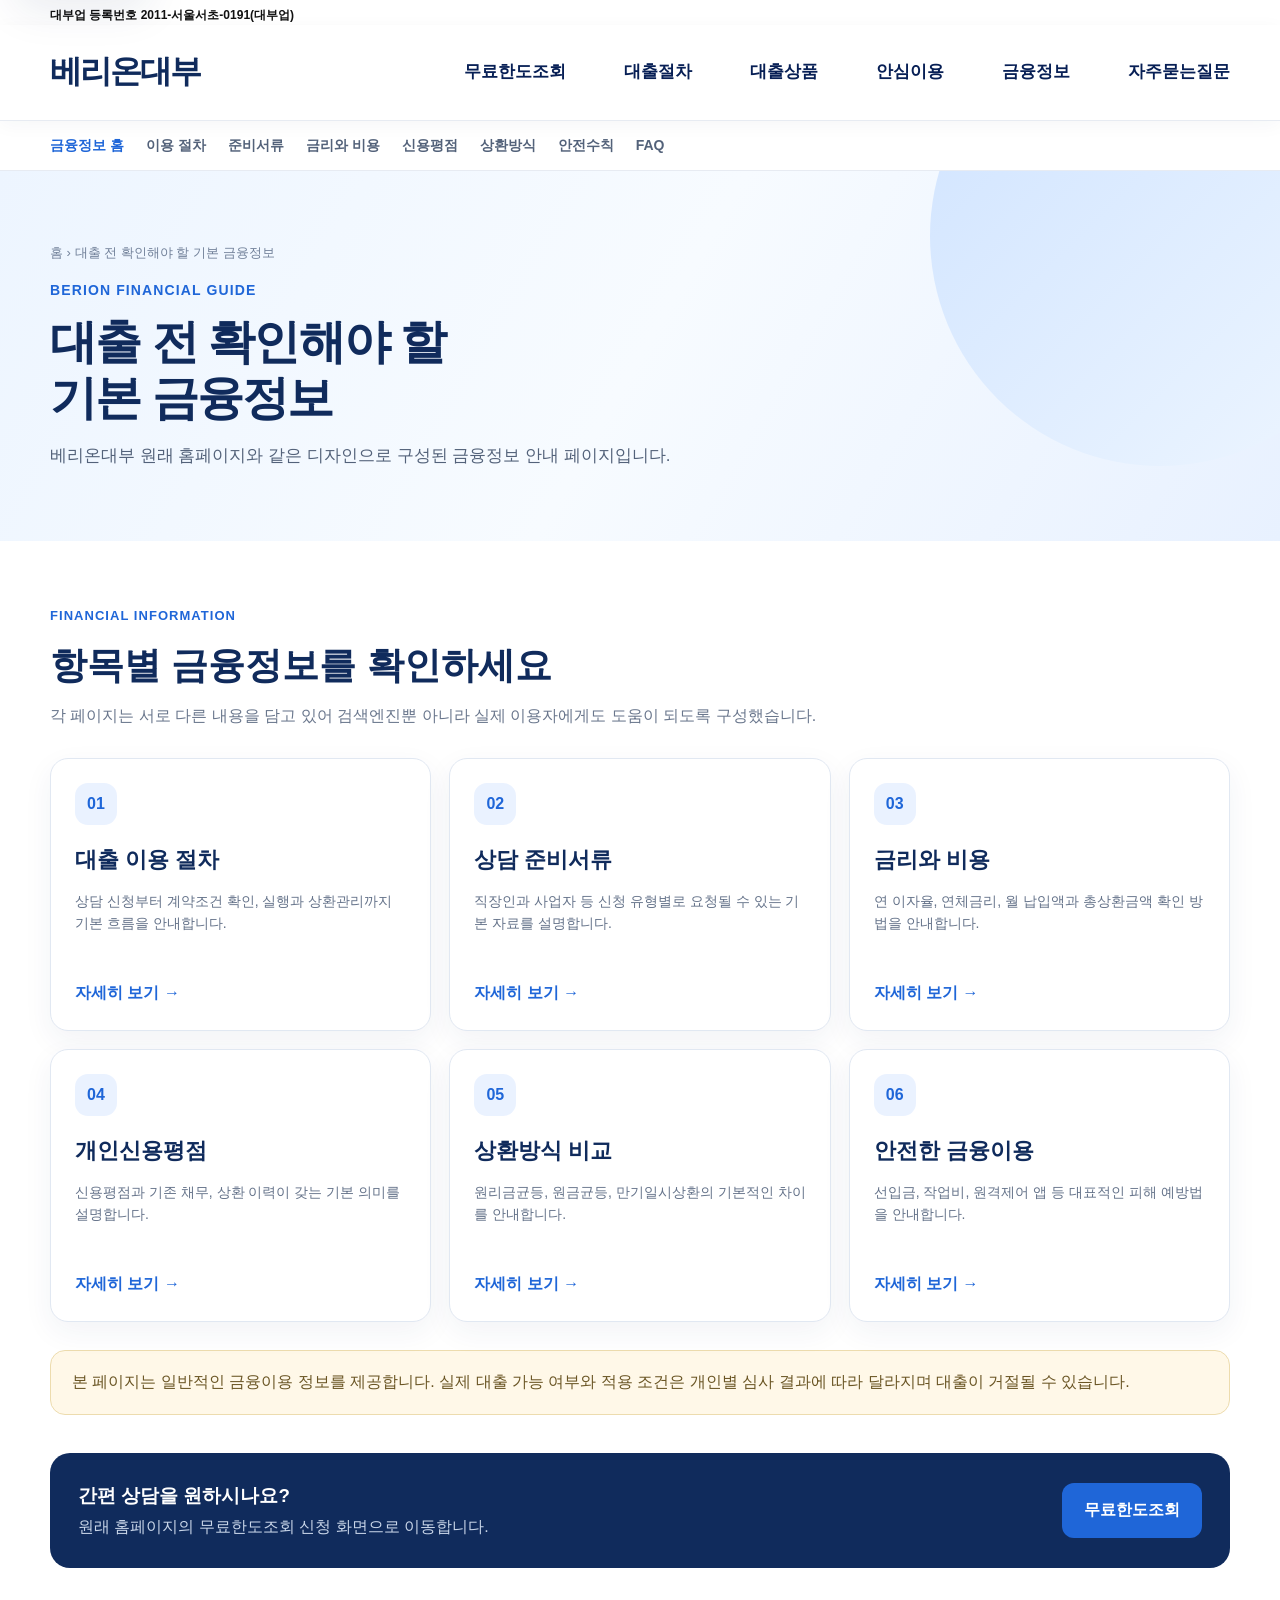
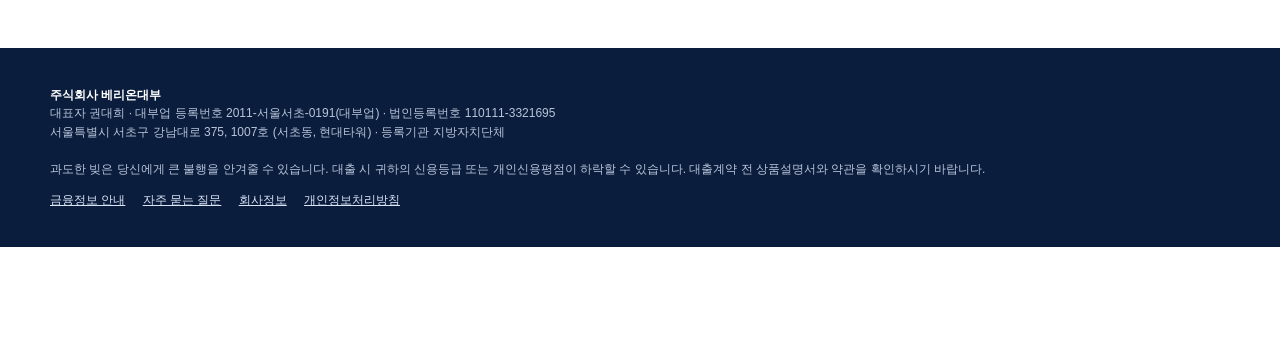
<file: guide/index.html>
<!doctype html>
<html lang="ko"><head>
<meta charset="utf-8"><meta name="viewport" content="width=device-width,initial-scale=1">
<title>대출 이용안내 및 금융정보 | 베리온대부</title>
<meta name="description" content="대출 이용 절차, 준비서류, 금리, 개인신용평점, 상환방식과 안전한 금융이용 정보를 제공합니다.">
<meta name="robots" content="index,follow,max-image-preview:large,max-snippet:-1">
<link rel="canonical" href="https://www.xn--ez-2j9i.kr/guide/">
<meta property="og:type" content="article"><meta property="og:locale" content="ko_KR">
<meta property="og:site_name" content="베리온대부"><meta property="og:title" content="대출 이용안내 및 금융정보 | 베리온대부">
<meta property="og:description" content="대출 이용 절차, 준비서류, 금리, 개인신용평점, 상환방식과 안전한 금융이용 정보를 제공합니다."><meta property="og:url" content="https://www.xn--ez-2j9i.kr/guide/">
<meta property="og:image" content="https://www.xn--ez-2j9i.kr/og-image.png">
<link rel="icon" href="../favicon.ico" sizes="any">
<link rel="icon" type="image/png" sizes="32x32" href="../favicon-32x32.png">
<link rel="apple-touch-icon" href="../apple-touch-icon.png">
<meta name="theme-color" content="#102b5c">

<style>
*{box-sizing:border-box}html{scroll-behavior:smooth}body{margin:0;font-family:Pretendard,"Noto Sans KR",Arial,sans-serif;color:#17233a;background:#fff;line-height:1.55}a{text-decoration:none;color:inherit}button,input,select{font:inherit}.wrap{width:min(1180px,calc(100% - 40px));margin:auto}.topbar{background:#0b1d3d;color:#d8e3f6;font-size:12px;padding:8px 0}.topbar .wrap{display:flex;justify-content:space-between;gap:18px;flex-wrap:wrap}.header{height:78px;border-bottom:1px solid #e7ebf2;background:rgba(255,255,255,.96);position:sticky;top:0;z-index:20}.header .wrap{height:100%;display:flex;align-items:center;justify-content:space-between}.brand{display:flex;align-items:center;gap:11px;font-size:24px;font-weight:900;color:#102b5c}.brand-mark{width:40px;height:40px;border-radius:13px;background:linear-gradient(135deg,#1f66d8,#0c2f6c);color:#fff;display:grid;place-items:center;font-size:22px}.nav{display:flex;gap:34px;font-weight:700;font-size:15px}.header-call{background:#102b5c;color:#fff;border-radius:999px;padding:11px 18px;font-weight:800}.hero{background:linear-gradient(120deg,#edf5ff 0%,#f7fbff 50%,#e8f1ff 100%);padding:74px 0;overflow:hidden;position:relative}.hero:after{content:"";position:absolute;width:520px;height:520px;border-radius:50%;background:linear-gradient(135deg,#cfe3ff,#eef6ff);right:-130px;top:-150px}.hero-grid{position:relative;z-index:1;display:grid;grid-template-columns:1.05fr .95fr;gap:48px;align-items:center}.eyebrow{color:#1f66d8;font-weight:900;letter-spacing:.08em;font-size:14px}.hero h1{font-size:53px;line-height:1.14;margin:14px 0 20px;letter-spacing:-2px;color:#102b5c}.hero h1 b{color:#1f66d8}.hero-copy{font-size:18px;color:#53627a;max-width:650px}.hero-points{display:flex;gap:12px;flex-wrap:wrap;margin:28px 0}.hero-points span{background:#fff;border:1px solid #dce7f7;border-radius:999px;padding:10px 14px;font-weight:800;color:#29436e}.hero-actions{display:flex;gap:12px}.btn{border:0;border-radius:12px;padding:15px 22px;font-weight:900;cursor:pointer}.btn-primary{background:#1f66d8;color:white}.btn-dark{background:#102b5c;color:#fff}.btn-light{background:#fff;color:#102b5c;border:1px solid #d7dfeb}.consult-card{background:#fff;border-radius:24px;padding:28px;box-shadow:0 22px 60px rgba(25,57,107,.15);border:1px solid #e5edf8}.consult-card h2{margin:0 0 5px;color:#102b5c}.consult-card p{margin:0 0 22px;color:#65758d;font-size:14px}.field{margin-bottom:12px}.field label{display:block;font-size:13px;font-weight:800;margin-bottom:6px}.field input,.field select{width:100%;height:48px;border:1px solid #d8e0ec;border-radius:10px;padding:0 13px;background:#fff}.agree{display:flex;align-items:flex-start;gap:8px;font-size:12px;color:#65758d;margin:13px 0}.submit{width:100%;height:52px;border:0;border-radius:11px;background:#1f66d8;color:#fff;font-weight:900;font-size:17px;cursor:pointer}.micro{font-size:11px;color:#8793a6;text-align:center;margin-top:10px}.status{background:#102b5c;color:white;padding:21px 0}.status-grid{display:grid;grid-template-columns:210px 1fr;gap:30px;align-items:center}.status-title{font-size:23px;font-weight:900}.status-title small{display:block;color:#a9bad6;font-size:11px;font-weight:500;margin-top:4px}.status-list{display:grid;grid-template-columns:repeat(3,1fr);gap:12px}.status-row{background:rgba(255,255,255,.08);border:1px solid rgba(255,255,255,.13);border-radius:12px;padding:12px 14px;display:grid;grid-template-columns:1fr auto;gap:2px 10px;animation:fadeIn .4s}.status-row .date{font-size:12px;color:#b8c8df}.status-row .amount{font-weight:900}.pill{grid-column:2;grid-row:1/3;align-self:center;background:#dce8ff;color:#123464;border-radius:999px;padding:4px 9px;font-size:11px;font-weight:900}@keyframes fadeIn{from{opacity:0;transform:translateY(5px)}}.section{padding:82px 0}.section-head{text-align:center;margin-bottom:38px}.section-head span{color:#1f66d8;font-weight:900;font-size:13px;letter-spacing:.08em}.section-head h2{font-size:37px;color:#102b5c;margin:9px 0}.section-head p{color:#6a778d;margin:0}.products{display:grid;grid-template-columns:repeat(3,1fr);gap:20px}.product{border:1px solid #e1e8f2;border-radius:20px;padding:28px;background:#fff;box-shadow:0 8px 24px rgba(20,50,90,.06)}.product-icon{width:48px;height:48px;border-radius:14px;background:#eaf2ff;color:#1f66d8;display:grid;place-items:center;font-weight:900;font-size:20px}.product h3{color:#102b5c;font-size:22px;margin:18px 0 8px}.product p{color:#67758a;font-size:14px}.product ul{padding-left:18px;color:#53627a;line-height:1.9;font-size:14px}.gray{background:#f6f9fd}.steps{display:grid;grid-template-columns:repeat(4,1fr);gap:18px}.step{background:white;border-radius:18px;padding:26px;border:1px solid #e4eaf2}.step .num{font-weight:900;color:#1f66d8;font-size:13px}.step h3{color:#102b5c;margin:12px 0 7px}.step p{color:#69768a;font-size:14px;margin:0}.trust{display:grid;grid-template-columns:1fr 1fr;gap:22px}.trust-card{border-radius:20px;padding:28px;background:#102b5c;color:white}.trust-card.light{background:#edf4ff;color:#102b5c}.trust-card h3{font-size:23px;margin-top:0}.trust-card p{color:#c3d0e4}.trust-card.light p{color:#5e6e85}.notice{background:#fff8e8;border:1px solid #f0dfb1;border-radius:18px;padding:25px;color:#6d5721;font-size:14px}.company{display:grid;grid-template-columns:1fr 1.4fr;gap:30px;align-items:start}.company-box{border:1px solid #e0e7f0;border-radius:18px;padding:25px}.company-box dl{display:grid;grid-template-columns:140px 1fr;margin:0}.company-box dt,.company-box dd{padding:9px 0;border-bottom:1px solid #edf0f5}.company-box dt{font-weight:800;color:#44546b}.company-box dd{margin:0;color:#657389}.footer{background:#0b1d3d;color:#b8c5da;padding:38px 0;font-size:12px}.footer strong{color:#fff}.floating{position:fixed;right:20px;bottom:20px;display:flex;flex-direction:column;gap:10px;z-index:30}.float-btn{border:0;border-radius:999px;padding:14px 18px;font-weight:900;box-shadow:0 10px 28px rgba(0,0,0,.2);cursor:pointer}.float-chat{background:#1f66d8;color:#fff}.float-call{background:#fff;color:#102b5c}.chat-panel{position:fixed;right:20px;bottom:132px;width:360px;max-width:calc(100vw - 40px);height:485px;background:#fff;border-radius:20px;box-shadow:0 20px 60px rgba(0,0,0,.25);z-index:40;display:none;overflow:hidden;border:1px solid #dce4ef}.chat-panel.open{display:flex;flex-direction:column}.chat-head{background:#102b5c;color:white;padding:16px 18px;display:flex;justify-content:space-between;font-weight:900}.chat-close{border:0;background:none;color:white;font-size:22px}.chat-messages{flex:1;background:#f5f7fb;padding:14px;overflow:auto}.msg{max-width:80%;padding:10px 12px;border-radius:14px;margin:7px 0;font-size:14px}.msg.user{margin-left:auto;background:#1f66d8;color:white}.msg.admin{background:white;border:1px solid #dbe3ef}.msg small{display:block;font-size:10px;opacity:.65;margin-top:4px}.system-note{text-align:center;color:#8090a6;font-size:12px;margin:10px}.chat-form{display:flex;gap:8px;padding:10px;border-top:1px solid #e4e9f0}.chat-form input{flex:1;height:42px;border:1px solid #d5deea;border-radius:10px;padding:0 12px}.chat-form button{border:0;border-radius:10px;background:#1f66d8;color:#fff;font-weight:900;padding:0 16px}.modal{position:fixed;inset:0;background:rgba(9,20,42,.55);display:none;place-items:center;z-index:50;padding:20px}.modal.open{display:grid}.modal-box{max-width:720px;max-height:80vh;overflow:auto;background:#fff;border-radius:20px;padding:28px}.modal-box h2{color:#102b5c}.modal-box pre{white-space:pre-wrap;font-family:inherit;color:#53627a;font-size:13px}.modal-close{float:right;border:0;background:#eef3fa;border-radius:9px;padding:8px 12px;font-weight:800}
@media(max-width:900px){.nav{display:none}.header-call{font-size:13px}.hero{padding:48px 0}.hero-grid{grid-template-columns:1fr}.hero h1{font-size:38px}.status-grid{grid-template-columns:1fr}.status-list{grid-template-columns:1fr}.products,.steps,.trust,.company{grid-template-columns:1fr}.company-box dl{grid-template-columns:110px 1fr}.topbar .wrap{font-size:10px}.section{padding:60px 0}}

.fixed-inquiry{position:fixed;left:0;right:0;bottom:0;z-index:45;background:linear-gradient(90deg,#e73308,#df4a08);color:#fff;box-shadow:0 -8px 28px rgba(10,25,55,.22);border-top:1px solid rgba(255,255,255,.35)}
.fixed-inquiry .wrap{display:grid;grid-template-columns:1.25fr 3.25fr;gap:22px;align-items:center;min-height:112px;padding:14px 0}
.fixed-copy strong{display:block;font-size:23px;line-height:1.25;letter-spacing:-.8px}.fixed-copy strong b{color:#ffe527}.fixed-copy span{font-size:12px;color:#ffe8de}
.fixed-form{display:grid;grid-template-columns:.8fr .95fr 1.55fr auto 1.15fr;gap:10px;align-items:center}.fixed-form input,.fixed-form select{height:45px;border:0;border-radius:10px;padding:0 12px;min-width:0}.fixed-agree{display:flex;gap:6px;align-items:center;font-size:11px;white-space:nowrap}.fixed-agree button{border:0;background:none;color:#fff;text-decoration:underline;padding:0;cursor:pointer}.fixed-submit{display:none}.fixed-badge{height:72px;border:0;border-radius:12px;background:#082c75;color:#fff;display:grid;place-items:center;text-align:center;font-weight:900;line-height:1.18;font-size:16px;padding:0 24px;cursor:pointer;white-space:nowrap;box-shadow:0 5px 14px rgba(4,28,79,.22)}.fixed-badge:hover{filter:brightness(1.08);transform:translateY(-1px)}.fixed-badge b{display:block;color:#ffec28;font-size:22px}.fixed-close{position:absolute;right:8px;top:6px;border:0;background:rgba(255,255,255,.18);color:#fff;width:27px;height:27px;border-radius:50%;cursor:pointer;font-weight:900}.fixed-open{display:none;position:fixed;left:50%;bottom:12px;transform:translateX(-50%);z-index:45;border:0;border-radius:999px;background:#e43d0a;color:#fff;padding:14px 22px;font-weight:900;box-shadow:0 8px 24px rgba(0,0,0,.25);cursor:pointer}body{padding-bottom:112px}
@media(max-width:980px){.fixed-inquiry .wrap{grid-template-columns:1fr;min-height:auto;padding:12px 0}.fixed-copy{grid-column:1}.fixed-form{grid-column:1;grid-template-columns:.85fr 1fr 1.5fr auto 1.1fr}.fixed-agree{white-space:normal}.fixed-badge{height:54px;min-width:165px;padding:0 18px}.fixed-badge b{font-size:20px}}
@media(max-width:680px){body{padding-bottom:230px}.fixed-inquiry .wrap{display:block;padding:11px 16px}.fixed-copy strong{font-size:18px}.fixed-copy span{display:none}.fixed-form{display:grid;grid-template-columns:1fr 1fr;gap:7px;margin-top:8px}.fixed-form select{grid-column:1/3}.fixed-agree{grid-column:1/3;white-space:normal}.fixed-badge{grid-column:1/3;height:50px;width:100%;padding:0 12px}.fixed-badge b{display:inline;font-size:19px;margin-left:5px}.fixed-form input,.fixed-form select{height:42px}.floating{bottom:245px}.chat-panel{bottom:295px}}

/* 참고 이미지형 메인 화면 */
.header{position:relative;top:auto;height:96px}.topbar{background:#fff;color:#111;padding:6px 0 0}.topbar .wrap{justify-content:flex-start;font-weight:700}.topbar .wrap span:last-child{display:none}.brand{font-size:32px;letter-spacing:-2px}.brand-mark{display:none}.nav{gap:58px;color:#071f55;font-size:17px}.header-call{display:none}
.reason-section{background:#fff7f1;padding:28px 0 48px}.reason-head{text-align:center;margin-bottom:30px}.reason-head p{font-size:18px;color:#695f59;margin:0 0 4px}.reason-head h1{margin:0;color:#2f2f2f;font-size:37px;letter-spacing:-2px}.reason-head h1 b{color:#e6400b}.reason-grid{display:grid;grid-template-columns:repeat(5,1fr);gap:20px}.reason-card{min-width:0}.reason-title{height:84px;border-radius:38px;background:linear-gradient(180deg,#ed430b,#d93608);color:#fff;display:flex;align-items:center;justify-content:center;text-align:center;font-size:19px;font-weight:900;line-height:1.45;padding:10px}.reason-body{height:210px;background:#fff;border-radius:25px 25px 0 0;margin-top:22px;display:flex;flex-direction:column;align-items:center;justify-content:center;text-align:center;padding:18px;box-shadow:0 5px 18px rgba(50,30,20,.06)}.reason-icon{font-size:50px;line-height:1;margin-bottom:15px;filter:grayscale(1)}.reason-body p{font-size:16px;margin:0;color:#333;line-height:1.65}.reason-body em{color:#ed3e0b;font-style:normal}.reason-bottom{height:82px;background:#655d59;color:#fff;border-radius:0 0 25px 25px;display:flex;align-items:center;justify-content:center;text-align:center;font-weight:900;font-size:16px;padding:10px}
.company-showcase{background:linear-gradient(90deg,#edf5ff,#f8fbff);padding:24px 0 38px}.company-showcase .company{align-items:center}.company-icons{display:flex;gap:22px;flex-wrap:wrap;margin-top:26px;color:#17478f;font-size:13px}.company-icons span{font-weight:700}.company-showcase .company-box{background:rgba(255,255,255,.75)}
body{padding-bottom:112px}.fixed-inquiry .wrap{grid-template-columns:1.45fr 3.55fr;min-height:118px}.fixed-form{grid-template-columns:.75fr 1fr 1.45fr 1.05fr 1.05fr}.fixed-form input,.fixed-form select{height:64px;font-size:17px}.fixed-badge{height:72px}.fixed-copy strong{font-size:22px}.floating{bottom:135px}
@media(max-width:1000px){.reason-grid{grid-template-columns:repeat(2,1fr)}.reason-card:last-child{grid-column:1/-1;max-width:420px;width:100%;margin:auto}.nav{gap:24px}.fixed-inquiry .wrap{grid-template-columns:1fr}.fixed-form{grid-template-columns:1fr 1fr 1.4fr}.fixed-agree{grid-column:1/3}.fixed-badge{grid-column:3}.fixed-inquiry .wrap{padding:10px 0;gap:8px}body{padding-bottom:205px}.floating{bottom:215px}}
@media(max-width:680px){.header{height:70px}.brand{font-size:24px}.reason-head h1{font-size:28px}.reason-head p{font-size:15px}.reason-grid{grid-template-columns:1fr}.reason-card:last-child{grid-column:auto}.reason-title{height:70px}.reason-body{height:180px}.fixed-form{grid-template-columns:1fr 1fr}.fixed-form select{grid-column:1/-1}.fixed-agree{grid-column:1/-1}.fixed-badge{grid-column:1/-1}.fixed-copy{display:none}body{padding-bottom:260px}.floating{bottom:270px}}


/* 완성도 개선 */
:root{--navy:#102b5c;--blue:#1f66d8;--orange:#ef3d00;--line:#e5eaf2;--shadow:0 18px 45px rgba(18,44,87,.10)}
.skip-link{position:fixed;left:16px;top:-60px;z-index:9999;background:#fff;color:var(--navy);padding:12px 16px;border-radius:10px;box-shadow:var(--shadow);font-weight:900}.skip-link:focus{top:16px}
.header{box-shadow:0 4px 18px rgba(12,39,82,.04);backdrop-filter:blur(12px)}
.brand-mark,.btn,.product,.step,.trust-card,.company-box,.benefit-card,.float-btn,.fixed-badge{transition:transform .25s ease,box-shadow .25s ease,border-color .25s ease,filter .25s ease}
.brand:hover .brand-mark{transform:rotate(-5deg) scale(1.05)}
.nav a{position:relative}.nav a:after{content:"";position:absolute;left:0;right:100%;bottom:-7px;height:2px;background:var(--blue);transition:right .25s}.nav a:hover:after{right:0}
.product:hover,.step:hover,.trust-card:hover,.company-box:hover,.benefit-card:hover{transform:translateY(-6px);box-shadow:var(--shadow);border-color:#cddbf0}
.btn:hover,.fixed-badge:hover,.float-btn:hover{transform:translateY(-2px);filter:brightness(1.04)}
.fixed-badge:disabled{opacity:.65;cursor:not-allowed;transform:none}.fixed-badge.loading b{font-size:0}.fixed-badge.loading b:after{content:"접수 중...";font-size:20px}
.reveal{opacity:0;transform:translateY(28px);transition:opacity .75s ease,transform .75s ease}.reveal.visible{opacity:1;transform:none}
.company-icons span{display:inline-flex;align-items:center;gap:6px;padding:8px 11px;border-radius:999px;background:#edf4ff}
.fixed-inquiry{box-shadow:0 -12px 35px rgba(34,45,70,.20)}
.fixed-form input,.fixed-form select{transition:border-color .2s,box-shadow .2s}.fixed-form input:focus,.fixed-form select:focus{outline:none;border-color:#fff;box-shadow:0 0 0 4px rgba(255,255,255,.22)}
.chat-panel{box-shadow:0 24px 70px rgba(10,32,68,.25)}
.float-chat{min-width:132px}
@media(max-width:900px){.nav{gap:18px}.topbar .wrap{justify-content:center;text-align:center}.company-icons{gap:7px}.company-icons span{font-size:12px}}
@media(max-width:680px){.header{height:66px}.brand{font-size:20px}.brand-mark{width:36px;height:36px}.nav{display:none}.section{padding:58px 0}.section-head h2{font-size:30px}.fixed-copy strong{font-size:18px}.floating{right:14px;bottom:205px}.float-chat{min-width:116px}.company-icons span{width:calc(50% - 4px);justify-content:center}.fixed-form input,.fixed-form select{min-width:0}}
@media(prefers-reduced-motion:reduce){*{scroll-behavior:auto!important;animation:none!important;transition:none!important}.reveal{opacity:1;transform:none}}

/* 맞춤상품 카드 */
.product-zone{background:#fff}.custom-products{display:grid;grid-template-columns:repeat(3,1fr);gap:20px}.custom-product{min-height:270px;background:#f3f5f8;border:1px solid #edf0f4;border-radius:18px;padding:28px;display:grid;grid-template-columns:1fr 120px;gap:14px;align-items:center;overflow:hidden;transition:transform .25s ease,box-shadow .25s ease,border-color .25s ease}.custom-product:hover{transform:translateY(-6px);box-shadow:var(--shadow);border-color:#d7e0ed}.cp-copy h3{margin:0 0 16px;color:#2854c5;font-size:23px;letter-spacing:-.7px}.cp-copy dl{margin:0}.cp-copy dl>div{display:grid;grid-template-columns:52px 1fr;gap:6px;margin:10px 0;font-size:15px}.cp-copy dt{color:#2854c5;font-weight:900}.cp-copy dd{margin:0;color:#404958;white-space:nowrap}.cp-btn{margin-top:16px;border:1px solid #9da9ba;background:#fff;color:#667386;border-radius:999px;padding:9px 22px;cursor:pointer;font-weight:800;transition:.2s}.cp-btn:hover{background:#2854c5;color:#fff;border-color:#2854c5}.cp-art{font-size:66px;text-align:center;filter:saturate(.85);transform:translateY(5px)}.product-caution{margin-top:20px;border-radius:13px;background:#f8fafc;border:1px solid #e6ebf2;padding:15px 18px;color:#68768b;font-size:13px;text-align:center}@media(max-width:1000px){.custom-products{grid-template-columns:repeat(2,1fr)}}@media(max-width:680px){.custom-products{grid-template-columns:1fr}.custom-product{grid-template-columns:1fr 95px;padding:22px;min-height:230px}.cp-art{font-size:52px}.cp-copy h3{font-size:21px}}


.info-hero{background:linear-gradient(120deg,#edf5ff 0%,#f7fbff 50%,#e8f1ff 100%);padding:72px 0;position:relative;overflow:hidden}
.info-hero:after{content:"";position:absolute;width:460px;height:460px;border-radius:50%;background:linear-gradient(135deg,#cfe3ff,#eef6ff);right:-110px;top:-165px}
.info-hero .wrap{position:relative;z-index:1}
.info-breadcrumb{font-size:13px;color:#718099;margin-bottom:17px}
.info-hero h1{font-size:47px;line-height:1.18;letter-spacing:-1.8px;color:#102b5c;margin:12px 0 18px}
.info-hero p{font-size:17px;color:#53627a;max-width:760px;margin:0}
.info-main{padding:62px 0 80px}
.info-content{max-width:850px}
.info-content h2{font-size:29px;color:#102b5c;letter-spacing:-.7px;margin:43px 0 13px}
.info-content h3{font-size:21px;color:#17396e;margin:30px 0 10px}
.info-content p,.info-content li{font-size:16px;color:#526078;line-height:1.8}
.info-content ul,.info-content ol{padding-left:23px}
.info-notice{background:#fff8e8;border:1px solid #eddcae;border-radius:15px;padding:19px 21px;color:#6a5524;margin:28px 0}
.info-panel{background:#f3f7fd;border:1px solid #dfe8f5;border-radius:18px;padding:24px;margin:28px 0}
.info-panel dl{display:grid;grid-template-columns:165px 1fr;margin:0}
.info-panel dt,.info-panel dd{padding:10px 0;border-bottom:1px solid #dfe7f1}
.info-panel dt{font-weight:900;color:#102b5c}.info-panel dd{margin:0;color:#56657c}
.guide-grid{display:grid;grid-template-columns:repeat(3,1fr);gap:18px}
.guide-card{background:#fff;border:1px solid #e1e8f2;border-radius:18px;padding:24px;box-shadow:0 10px 30px rgba(26,58,105,.06)}
.guide-card .num{width:42px;height:42px;border-radius:13px;background:#eaf2ff;color:#1f66d8;font-weight:900;display:grid;place-items:center;margin-bottom:18px}
.guide-card h2{font-size:22px;color:#102b5c;margin:0 0 10px}
.guide-card p{font-size:14px;color:#65738a;min-height:68px}
.guide-card a{display:inline-flex;margin-top:8px;color:#1f66d8;font-weight:900}
.faq-list details{background:#fff;border:1px solid #dfe7f1;border-radius:14px;padding:18px 20px;margin-bottom:12px}
.faq-list summary{cursor:pointer;font-weight:900;color:#102b5c;font-size:17px}
.faq-list details p{margin:14px 0 0}
.subnav{background:#fff;border-bottom:1px solid #e7ebf2}
.subnav .wrap{display:flex;gap:22px;overflow:auto;padding:14px 0;font-size:14px;font-weight:800;color:#53627a}
.subnav a.active,.subnav a:hover{color:#1f66d8}
.info-cta{margin-top:38px;background:#102b5c;color:#fff;border-radius:20px;padding:28px;display:flex;justify-content:space-between;align-items:center;gap:20px}
.info-cta h3{color:#fff;margin:0 0 5px}.info-cta p{color:#c8d5e8;margin:0}
.info-cta .btn{white-space:nowrap}
@media(max-width:900px){.guide-grid{grid-template-columns:1fr 1fr}.info-hero h1{font-size:39px}}
@media(max-width:650px){.guide-grid{grid-template-columns:1fr}.info-hero{padding:52px 0}.info-hero h1{font-size:32px}.info-panel dl{grid-template-columns:105px 1fr}.info-cta{display:block}.info-cta .btn{display:inline-flex;margin-top:18px}.header .nav{display:none}}
</style></head>
<body><a class="skip-link" href="#mainContent">본문 바로가기</a>
<div class="topbar"><div class="wrap"><span>대부업 등록번호 2011-서울서초-0191(대부업)</span><span>개인정보 보호 원칙에 따라 안전하게 상담을 접수합니다.</span></div></div>
<header class="header"><div class="wrap">
<a class="brand" href="../index.html">베리온대부</a>
<nav class="nav">
<a href="../index.html#fixedInquiry">무료한도조회</a>
<a href="../index.html#process">대출절차</a>
<a href="../index.html#products">대출상품</a>
<a href="../index.html#safety">안심이용</a>
<a href="../guide/">금융정보</a>
<a href="../faq.html">자주묻는질문</a>
</nav></div></header>
<div class="subnav"><div class="wrap">
<a href="../guide/" class="active">금융정보 홈</a>
<a href="../guide/loan-process.html">이용 절차</a>
<a href="../guide/required-documents.html">준비서류</a>
<a href="../guide/interest-rate.html">금리와 비용</a>
<a href="../guide/credit-score.html">신용평점</a>
<a href="../guide/repayment.html">상환방식</a>
<a href="../guide/safe-loan-guide.html">안전수칙</a>
<a href="../faq.html" class="">FAQ</a>
</div></div>
<section class="info-hero"><div class="wrap">
<div class="info-breadcrumb">홈 › 대출 전 확인해야 할 기본 금융정보</div>
<div class="eyebrow">BERION FINANCIAL GUIDE</div>
<h1>대출 전 확인해야 할<br>기본 금융정보</h1><p>베리온대부 원래 홈페이지와 같은 디자인으로 구성된 금융정보 안내 페이지입니다.</p>
</div></section>
<main class="info-main" id="mainContent"><div class="wrap">
<div class="section-head" style="text-align:left;margin-bottom:30px">
<span>FINANCIAL INFORMATION</span>
<h2>항목별 금융정보를 확인하세요</h2>
<p>각 페이지는 서로 다른 내용을 담고 있어 검색엔진뿐 아니라 실제 이용자에게도 도움이 되도록 구성했습니다.</p>
</div>
<div class="guide-grid">
<article class="guide-card"><div class="num">01</div><h2>대출 이용 절차</h2><p>상담 신청부터 계약조건 확인, 실행과 상환관리까지 기본 흐름을 안내합니다.</p><a href="loan-process.html">자세히 보기 →</a></article>
<article class="guide-card"><div class="num">02</div><h2>상담 준비서류</h2><p>직장인과 사업자 등 신청 유형별로 요청될 수 있는 기본 자료를 설명합니다.</p><a href="required-documents.html">자세히 보기 →</a></article>
<article class="guide-card"><div class="num">03</div><h2>금리와 비용</h2><p>연 이자율, 연체금리, 월 납입액과 총상환금액 확인 방법을 안내합니다.</p><a href="interest-rate.html">자세히 보기 →</a></article>
<article class="guide-card"><div class="num">04</div><h2>개인신용평점</h2><p>신용평점과 기존 채무, 상환 이력이 갖는 기본 의미를 설명합니다.</p><a href="credit-score.html">자세히 보기 →</a></article>
<article class="guide-card"><div class="num">05</div><h2>상환방식 비교</h2><p>원리금균등, 원금균등, 만기일시상환의 기본적인 차이를 안내합니다.</p><a href="repayment.html">자세히 보기 →</a></article>
<article class="guide-card"><div class="num">06</div><h2>안전한 금융이용</h2><p>선입금, 작업비, 원격제어 앱 등 대표적인 피해 예방법을 안내합니다.</p><a href="safe-loan-guide.html">자세히 보기 →</a></article>
</div>
<div class="info-notice">본 페이지는 일반적인 금융이용 정보를 제공합니다. 실제 대출 가능 여부와 적용 조건은 개인별 심사 결과에 따라 달라지며 대출이 거절될 수 있습니다.</div>
<div class="info-cta"><div><h3>간편 상담을 원하시나요?</h3><p>원래 홈페이지의 무료한도조회 신청 화면으로 이동합니다.</p></div><a class="btn btn-primary" href="../index.html#fixedInquiry">무료한도조회</a></div>
</div></main>
<footer class="footer"><div class="wrap"><strong>주식회사 베리온대부</strong><br>
대표자 권대희 · 대부업 등록번호 2011-서울서초-0191(대부업) · 법인등록번호 110111-3321695<br>
서울특별시 서초구 강남대로 375, 1007호 (서초동, 현대타워) · 등록기관 지방자치단체<br><br>
과도한 빚은 당신에게 큰 불행을 안겨줄 수 있습니다. 대출 시 귀하의 신용등급 또는 개인신용평점이 하락할 수 있습니다. 대출계약 전 상품설명서와 약관을 확인하시기 바랍니다.
<div style="margin-top:12px">
<a href="../guide/" style="color:#d9e4f6;text-decoration:underline;margin-right:14px">금융정보 안내</a>
<a href="../faq.html" style="color:#d9e4f6;text-decoration:underline;margin-right:14px">자주 묻는 질문</a>
<a href="../company.html" style="color:#d9e4f6;text-decoration:underline;margin-right:14px">회사정보</a>
<a href="../index.html#privacyModal" style="color:#d9e4f6;text-decoration:underline">개인정보처리방침</a>
</div></div></footer>
</body></html>
</file>
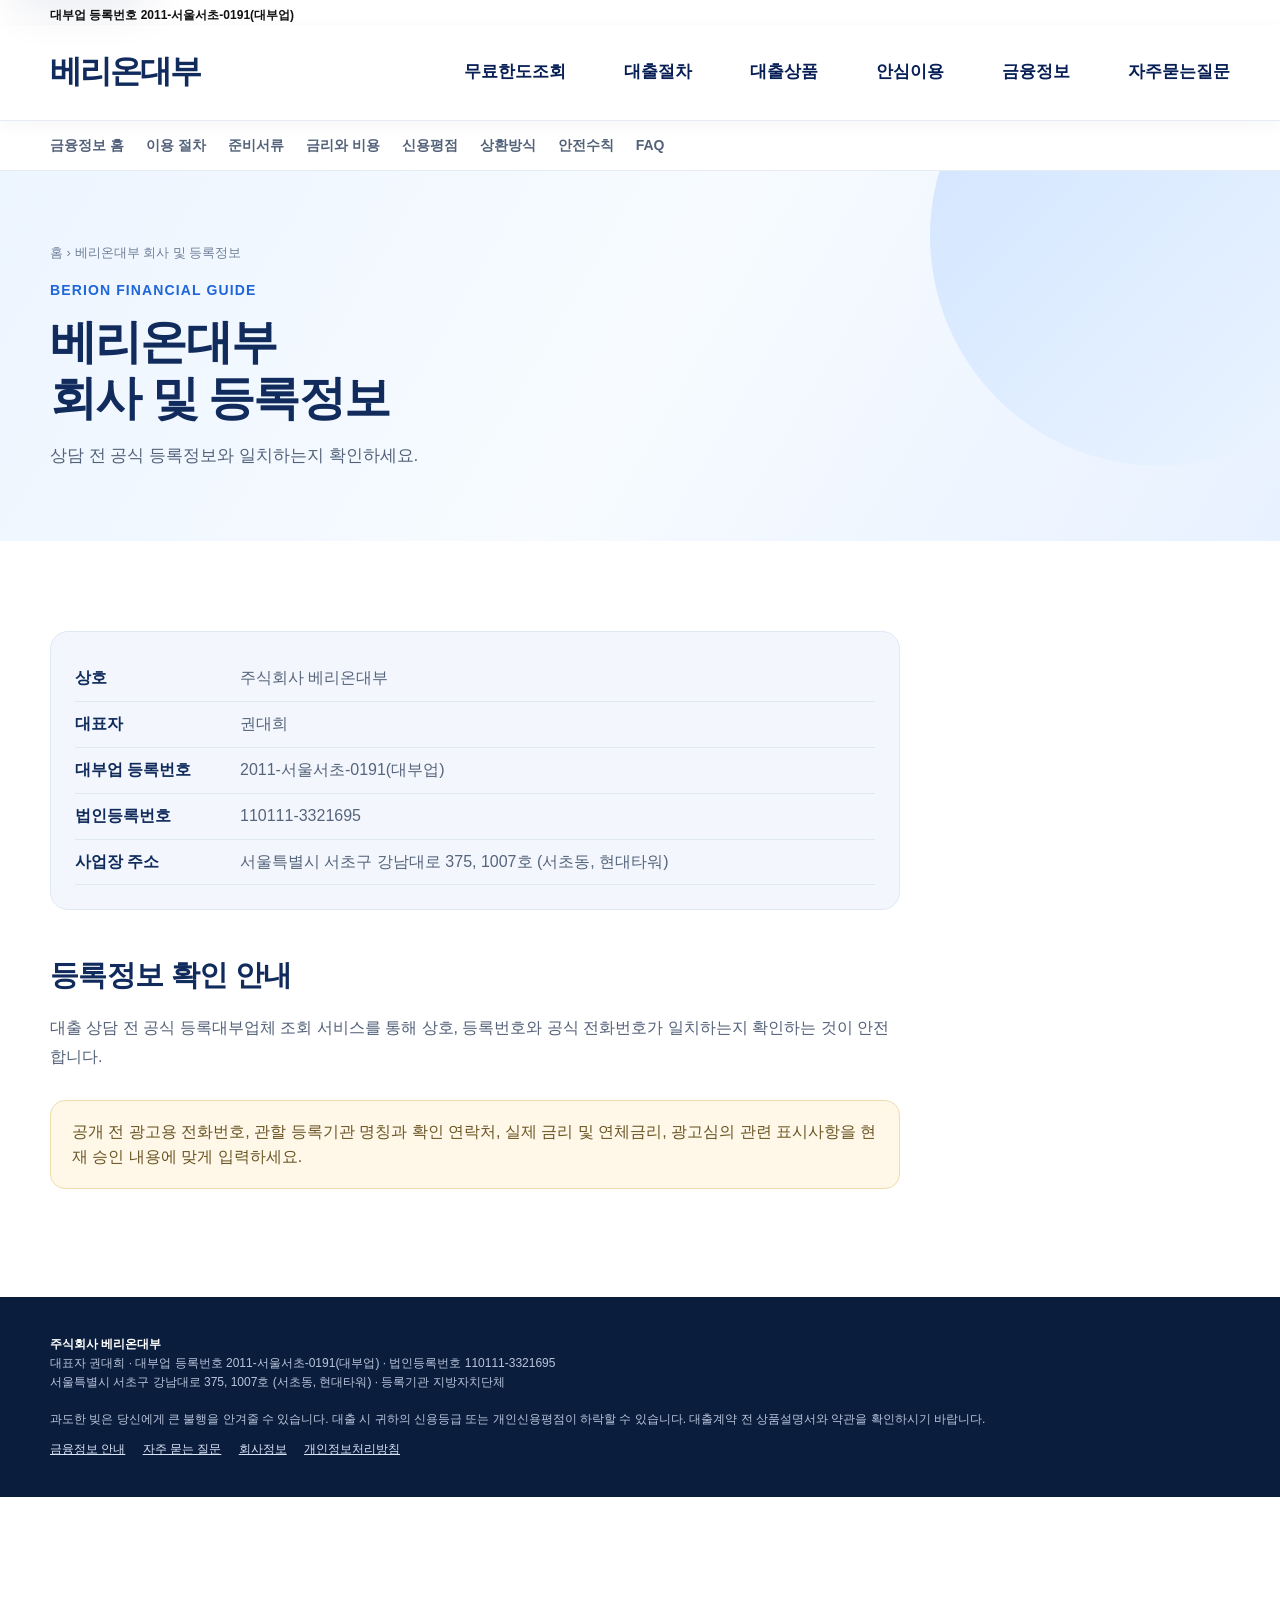
<file: company.html>
<!doctype html>
<html lang="ko"><head>
<meta charset="utf-8"><meta name="viewport" content="width=device-width,initial-scale=1">
<title>회사 및 대부업 등록정보 | 베리온대부</title>
<meta name="description" content="주식회사 베리온대부의 상호, 대표자, 대부업 등록번호, 법인등록번호와 사업장 주소 안내입니다.">
<meta name="robots" content="index,follow,max-image-preview:large,max-snippet:-1">
<link rel="canonical" href="https://www.xn--ez-2j9i.kr/company.html">
<meta property="og:type" content="article"><meta property="og:locale" content="ko_KR">
<meta property="og:site_name" content="베리온대부"><meta property="og:title" content="회사 및 대부업 등록정보 | 베리온대부">
<meta property="og:description" content="주식회사 베리온대부의 상호, 대표자, 대부업 등록번호, 법인등록번호와 사업장 주소 안내입니다."><meta property="og:url" content="https://www.xn--ez-2j9i.kr/company.html">
<meta property="og:image" content="https://www.xn--ez-2j9i.kr/og-image.png">
<link rel="icon" href="favicon.ico" sizes="any">
<link rel="icon" type="image/png" sizes="32x32" href="favicon-32x32.png">
<link rel="apple-touch-icon" href="apple-touch-icon.png">
<meta name="theme-color" content="#102b5c">

<style>
*{box-sizing:border-box}html{scroll-behavior:smooth}body{margin:0;font-family:Pretendard,"Noto Sans KR",Arial,sans-serif;color:#17233a;background:#fff;line-height:1.55}a{text-decoration:none;color:inherit}button,input,select{font:inherit}.wrap{width:min(1180px,calc(100% - 40px));margin:auto}.topbar{background:#0b1d3d;color:#d8e3f6;font-size:12px;padding:8px 0}.topbar .wrap{display:flex;justify-content:space-between;gap:18px;flex-wrap:wrap}.header{height:78px;border-bottom:1px solid #e7ebf2;background:rgba(255,255,255,.96);position:sticky;top:0;z-index:20}.header .wrap{height:100%;display:flex;align-items:center;justify-content:space-between}.brand{display:flex;align-items:center;gap:11px;font-size:24px;font-weight:900;color:#102b5c}.brand-mark{width:40px;height:40px;border-radius:13px;background:linear-gradient(135deg,#1f66d8,#0c2f6c);color:#fff;display:grid;place-items:center;font-size:22px}.nav{display:flex;gap:34px;font-weight:700;font-size:15px}.header-call{background:#102b5c;color:#fff;border-radius:999px;padding:11px 18px;font-weight:800}.hero{background:linear-gradient(120deg,#edf5ff 0%,#f7fbff 50%,#e8f1ff 100%);padding:74px 0;overflow:hidden;position:relative}.hero:after{content:"";position:absolute;width:520px;height:520px;border-radius:50%;background:linear-gradient(135deg,#cfe3ff,#eef6ff);right:-130px;top:-150px}.hero-grid{position:relative;z-index:1;display:grid;grid-template-columns:1.05fr .95fr;gap:48px;align-items:center}.eyebrow{color:#1f66d8;font-weight:900;letter-spacing:.08em;font-size:14px}.hero h1{font-size:53px;line-height:1.14;margin:14px 0 20px;letter-spacing:-2px;color:#102b5c}.hero h1 b{color:#1f66d8}.hero-copy{font-size:18px;color:#53627a;max-width:650px}.hero-points{display:flex;gap:12px;flex-wrap:wrap;margin:28px 0}.hero-points span{background:#fff;border:1px solid #dce7f7;border-radius:999px;padding:10px 14px;font-weight:800;color:#29436e}.hero-actions{display:flex;gap:12px}.btn{border:0;border-radius:12px;padding:15px 22px;font-weight:900;cursor:pointer}.btn-primary{background:#1f66d8;color:white}.btn-dark{background:#102b5c;color:#fff}.btn-light{background:#fff;color:#102b5c;border:1px solid #d7dfeb}.consult-card{background:#fff;border-radius:24px;padding:28px;box-shadow:0 22px 60px rgba(25,57,107,.15);border:1px solid #e5edf8}.consult-card h2{margin:0 0 5px;color:#102b5c}.consult-card p{margin:0 0 22px;color:#65758d;font-size:14px}.field{margin-bottom:12px}.field label{display:block;font-size:13px;font-weight:800;margin-bottom:6px}.field input,.field select{width:100%;height:48px;border:1px solid #d8e0ec;border-radius:10px;padding:0 13px;background:#fff}.agree{display:flex;align-items:flex-start;gap:8px;font-size:12px;color:#65758d;margin:13px 0}.submit{width:100%;height:52px;border:0;border-radius:11px;background:#1f66d8;color:#fff;font-weight:900;font-size:17px;cursor:pointer}.micro{font-size:11px;color:#8793a6;text-align:center;margin-top:10px}.status{background:#102b5c;color:white;padding:21px 0}.status-grid{display:grid;grid-template-columns:210px 1fr;gap:30px;align-items:center}.status-title{font-size:23px;font-weight:900}.status-title small{display:block;color:#a9bad6;font-size:11px;font-weight:500;margin-top:4px}.status-list{display:grid;grid-template-columns:repeat(3,1fr);gap:12px}.status-row{background:rgba(255,255,255,.08);border:1px solid rgba(255,255,255,.13);border-radius:12px;padding:12px 14px;display:grid;grid-template-columns:1fr auto;gap:2px 10px;animation:fadeIn .4s}.status-row .date{font-size:12px;color:#b8c8df}.status-row .amount{font-weight:900}.pill{grid-column:2;grid-row:1/3;align-self:center;background:#dce8ff;color:#123464;border-radius:999px;padding:4px 9px;font-size:11px;font-weight:900}@keyframes fadeIn{from{opacity:0;transform:translateY(5px)}}.section{padding:82px 0}.section-head{text-align:center;margin-bottom:38px}.section-head span{color:#1f66d8;font-weight:900;font-size:13px;letter-spacing:.08em}.section-head h2{font-size:37px;color:#102b5c;margin:9px 0}.section-head p{color:#6a778d;margin:0}.products{display:grid;grid-template-columns:repeat(3,1fr);gap:20px}.product{border:1px solid #e1e8f2;border-radius:20px;padding:28px;background:#fff;box-shadow:0 8px 24px rgba(20,50,90,.06)}.product-icon{width:48px;height:48px;border-radius:14px;background:#eaf2ff;color:#1f66d8;display:grid;place-items:center;font-weight:900;font-size:20px}.product h3{color:#102b5c;font-size:22px;margin:18px 0 8px}.product p{color:#67758a;font-size:14px}.product ul{padding-left:18px;color:#53627a;line-height:1.9;font-size:14px}.gray{background:#f6f9fd}.steps{display:grid;grid-template-columns:repeat(4,1fr);gap:18px}.step{background:white;border-radius:18px;padding:26px;border:1px solid #e4eaf2}.step .num{font-weight:900;color:#1f66d8;font-size:13px}.step h3{color:#102b5c;margin:12px 0 7px}.step p{color:#69768a;font-size:14px;margin:0}.trust{display:grid;grid-template-columns:1fr 1fr;gap:22px}.trust-card{border-radius:20px;padding:28px;background:#102b5c;color:white}.trust-card.light{background:#edf4ff;color:#102b5c}.trust-card h3{font-size:23px;margin-top:0}.trust-card p{color:#c3d0e4}.trust-card.light p{color:#5e6e85}.notice{background:#fff8e8;border:1px solid #f0dfb1;border-radius:18px;padding:25px;color:#6d5721;font-size:14px}.company{display:grid;grid-template-columns:1fr 1.4fr;gap:30px;align-items:start}.company-box{border:1px solid #e0e7f0;border-radius:18px;padding:25px}.company-box dl{display:grid;grid-template-columns:140px 1fr;margin:0}.company-box dt,.company-box dd{padding:9px 0;border-bottom:1px solid #edf0f5}.company-box dt{font-weight:800;color:#44546b}.company-box dd{margin:0;color:#657389}.footer{background:#0b1d3d;color:#b8c5da;padding:38px 0;font-size:12px}.footer strong{color:#fff}.floating{position:fixed;right:20px;bottom:20px;display:flex;flex-direction:column;gap:10px;z-index:30}.float-btn{border:0;border-radius:999px;padding:14px 18px;font-weight:900;box-shadow:0 10px 28px rgba(0,0,0,.2);cursor:pointer}.float-chat{background:#1f66d8;color:#fff}.float-call{background:#fff;color:#102b5c}.chat-panel{position:fixed;right:20px;bottom:132px;width:360px;max-width:calc(100vw - 40px);height:485px;background:#fff;border-radius:20px;box-shadow:0 20px 60px rgba(0,0,0,.25);z-index:40;display:none;overflow:hidden;border:1px solid #dce4ef}.chat-panel.open{display:flex;flex-direction:column}.chat-head{background:#102b5c;color:white;padding:16px 18px;display:flex;justify-content:space-between;font-weight:900}.chat-close{border:0;background:none;color:white;font-size:22px}.chat-messages{flex:1;background:#f5f7fb;padding:14px;overflow:auto}.msg{max-width:80%;padding:10px 12px;border-radius:14px;margin:7px 0;font-size:14px}.msg.user{margin-left:auto;background:#1f66d8;color:white}.msg.admin{background:white;border:1px solid #dbe3ef}.msg small{display:block;font-size:10px;opacity:.65;margin-top:4px}.system-note{text-align:center;color:#8090a6;font-size:12px;margin:10px}.chat-form{display:flex;gap:8px;padding:10px;border-top:1px solid #e4e9f0}.chat-form input{flex:1;height:42px;border:1px solid #d5deea;border-radius:10px;padding:0 12px}.chat-form button{border:0;border-radius:10px;background:#1f66d8;color:#fff;font-weight:900;padding:0 16px}.modal{position:fixed;inset:0;background:rgba(9,20,42,.55);display:none;place-items:center;z-index:50;padding:20px}.modal.open{display:grid}.modal-box{max-width:720px;max-height:80vh;overflow:auto;background:#fff;border-radius:20px;padding:28px}.modal-box h2{color:#102b5c}.modal-box pre{white-space:pre-wrap;font-family:inherit;color:#53627a;font-size:13px}.modal-close{float:right;border:0;background:#eef3fa;border-radius:9px;padding:8px 12px;font-weight:800}
@media(max-width:900px){.nav{display:none}.header-call{font-size:13px}.hero{padding:48px 0}.hero-grid{grid-template-columns:1fr}.hero h1{font-size:38px}.status-grid{grid-template-columns:1fr}.status-list{grid-template-columns:1fr}.products,.steps,.trust,.company{grid-template-columns:1fr}.company-box dl{grid-template-columns:110px 1fr}.topbar .wrap{font-size:10px}.section{padding:60px 0}}

.fixed-inquiry{position:fixed;left:0;right:0;bottom:0;z-index:45;background:linear-gradient(90deg,#e73308,#df4a08);color:#fff;box-shadow:0 -8px 28px rgba(10,25,55,.22);border-top:1px solid rgba(255,255,255,.35)}
.fixed-inquiry .wrap{display:grid;grid-template-columns:1.25fr 3.25fr;gap:22px;align-items:center;min-height:112px;padding:14px 0}
.fixed-copy strong{display:block;font-size:23px;line-height:1.25;letter-spacing:-.8px}.fixed-copy strong b{color:#ffe527}.fixed-copy span{font-size:12px;color:#ffe8de}
.fixed-form{display:grid;grid-template-columns:.8fr .95fr 1.55fr auto 1.15fr;gap:10px;align-items:center}.fixed-form input,.fixed-form select{height:45px;border:0;border-radius:10px;padding:0 12px;min-width:0}.fixed-agree{display:flex;gap:6px;align-items:center;font-size:11px;white-space:nowrap}.fixed-agree button{border:0;background:none;color:#fff;text-decoration:underline;padding:0;cursor:pointer}.fixed-submit{display:none}.fixed-badge{height:72px;border:0;border-radius:12px;background:#082c75;color:#fff;display:grid;place-items:center;text-align:center;font-weight:900;line-height:1.18;font-size:16px;padding:0 24px;cursor:pointer;white-space:nowrap;box-shadow:0 5px 14px rgba(4,28,79,.22)}.fixed-badge:hover{filter:brightness(1.08);transform:translateY(-1px)}.fixed-badge b{display:block;color:#ffec28;font-size:22px}.fixed-close{position:absolute;right:8px;top:6px;border:0;background:rgba(255,255,255,.18);color:#fff;width:27px;height:27px;border-radius:50%;cursor:pointer;font-weight:900}.fixed-open{display:none;position:fixed;left:50%;bottom:12px;transform:translateX(-50%);z-index:45;border:0;border-radius:999px;background:#e43d0a;color:#fff;padding:14px 22px;font-weight:900;box-shadow:0 8px 24px rgba(0,0,0,.25);cursor:pointer}body{padding-bottom:112px}
@media(max-width:980px){.fixed-inquiry .wrap{grid-template-columns:1fr;min-height:auto;padding:12px 0}.fixed-copy{grid-column:1}.fixed-form{grid-column:1;grid-template-columns:.85fr 1fr 1.5fr auto 1.1fr}.fixed-agree{white-space:normal}.fixed-badge{height:54px;min-width:165px;padding:0 18px}.fixed-badge b{font-size:20px}}
@media(max-width:680px){body{padding-bottom:230px}.fixed-inquiry .wrap{display:block;padding:11px 16px}.fixed-copy strong{font-size:18px}.fixed-copy span{display:none}.fixed-form{display:grid;grid-template-columns:1fr 1fr;gap:7px;margin-top:8px}.fixed-form select{grid-column:1/3}.fixed-agree{grid-column:1/3;white-space:normal}.fixed-badge{grid-column:1/3;height:50px;width:100%;padding:0 12px}.fixed-badge b{display:inline;font-size:19px;margin-left:5px}.fixed-form input,.fixed-form select{height:42px}.floating{bottom:245px}.chat-panel{bottom:295px}}

/* 참고 이미지형 메인 화면 */
.header{position:relative;top:auto;height:96px}.topbar{background:#fff;color:#111;padding:6px 0 0}.topbar .wrap{justify-content:flex-start;font-weight:700}.topbar .wrap span:last-child{display:none}.brand{font-size:32px;letter-spacing:-2px}.brand-mark{display:none}.nav{gap:58px;color:#071f55;font-size:17px}.header-call{display:none}
.reason-section{background:#fff7f1;padding:28px 0 48px}.reason-head{text-align:center;margin-bottom:30px}.reason-head p{font-size:18px;color:#695f59;margin:0 0 4px}.reason-head h1{margin:0;color:#2f2f2f;font-size:37px;letter-spacing:-2px}.reason-head h1 b{color:#e6400b}.reason-grid{display:grid;grid-template-columns:repeat(5,1fr);gap:20px}.reason-card{min-width:0}.reason-title{height:84px;border-radius:38px;background:linear-gradient(180deg,#ed430b,#d93608);color:#fff;display:flex;align-items:center;justify-content:center;text-align:center;font-size:19px;font-weight:900;line-height:1.45;padding:10px}.reason-body{height:210px;background:#fff;border-radius:25px 25px 0 0;margin-top:22px;display:flex;flex-direction:column;align-items:center;justify-content:center;text-align:center;padding:18px;box-shadow:0 5px 18px rgba(50,30,20,.06)}.reason-icon{font-size:50px;line-height:1;margin-bottom:15px;filter:grayscale(1)}.reason-body p{font-size:16px;margin:0;color:#333;line-height:1.65}.reason-body em{color:#ed3e0b;font-style:normal}.reason-bottom{height:82px;background:#655d59;color:#fff;border-radius:0 0 25px 25px;display:flex;align-items:center;justify-content:center;text-align:center;font-weight:900;font-size:16px;padding:10px}
.company-showcase{background:linear-gradient(90deg,#edf5ff,#f8fbff);padding:24px 0 38px}.company-showcase .company{align-items:center}.company-icons{display:flex;gap:22px;flex-wrap:wrap;margin-top:26px;color:#17478f;font-size:13px}.company-icons span{font-weight:700}.company-showcase .company-box{background:rgba(255,255,255,.75)}
body{padding-bottom:112px}.fixed-inquiry .wrap{grid-template-columns:1.45fr 3.55fr;min-height:118px}.fixed-form{grid-template-columns:.75fr 1fr 1.45fr 1.05fr 1.05fr}.fixed-form input,.fixed-form select{height:64px;font-size:17px}.fixed-badge{height:72px}.fixed-copy strong{font-size:22px}.floating{bottom:135px}
@media(max-width:1000px){.reason-grid{grid-template-columns:repeat(2,1fr)}.reason-card:last-child{grid-column:1/-1;max-width:420px;width:100%;margin:auto}.nav{gap:24px}.fixed-inquiry .wrap{grid-template-columns:1fr}.fixed-form{grid-template-columns:1fr 1fr 1.4fr}.fixed-agree{grid-column:1/3}.fixed-badge{grid-column:3}.fixed-inquiry .wrap{padding:10px 0;gap:8px}body{padding-bottom:205px}.floating{bottom:215px}}
@media(max-width:680px){.header{height:70px}.brand{font-size:24px}.reason-head h1{font-size:28px}.reason-head p{font-size:15px}.reason-grid{grid-template-columns:1fr}.reason-card:last-child{grid-column:auto}.reason-title{height:70px}.reason-body{height:180px}.fixed-form{grid-template-columns:1fr 1fr}.fixed-form select{grid-column:1/-1}.fixed-agree{grid-column:1/-1}.fixed-badge{grid-column:1/-1}.fixed-copy{display:none}body{padding-bottom:260px}.floating{bottom:270px}}


/* 완성도 개선 */
:root{--navy:#102b5c;--blue:#1f66d8;--orange:#ef3d00;--line:#e5eaf2;--shadow:0 18px 45px rgba(18,44,87,.10)}
.skip-link{position:fixed;left:16px;top:-60px;z-index:9999;background:#fff;color:var(--navy);padding:12px 16px;border-radius:10px;box-shadow:var(--shadow);font-weight:900}.skip-link:focus{top:16px}
.header{box-shadow:0 4px 18px rgba(12,39,82,.04);backdrop-filter:blur(12px)}
.brand-mark,.btn,.product,.step,.trust-card,.company-box,.benefit-card,.float-btn,.fixed-badge{transition:transform .25s ease,box-shadow .25s ease,border-color .25s ease,filter .25s ease}
.brand:hover .brand-mark{transform:rotate(-5deg) scale(1.05)}
.nav a{position:relative}.nav a:after{content:"";position:absolute;left:0;right:100%;bottom:-7px;height:2px;background:var(--blue);transition:right .25s}.nav a:hover:after{right:0}
.product:hover,.step:hover,.trust-card:hover,.company-box:hover,.benefit-card:hover{transform:translateY(-6px);box-shadow:var(--shadow);border-color:#cddbf0}
.btn:hover,.fixed-badge:hover,.float-btn:hover{transform:translateY(-2px);filter:brightness(1.04)}
.fixed-badge:disabled{opacity:.65;cursor:not-allowed;transform:none}.fixed-badge.loading b{font-size:0}.fixed-badge.loading b:after{content:"접수 중...";font-size:20px}
.reveal{opacity:0;transform:translateY(28px);transition:opacity .75s ease,transform .75s ease}.reveal.visible{opacity:1;transform:none}
.company-icons span{display:inline-flex;align-items:center;gap:6px;padding:8px 11px;border-radius:999px;background:#edf4ff}
.fixed-inquiry{box-shadow:0 -12px 35px rgba(34,45,70,.20)}
.fixed-form input,.fixed-form select{transition:border-color .2s,box-shadow .2s}.fixed-form input:focus,.fixed-form select:focus{outline:none;border-color:#fff;box-shadow:0 0 0 4px rgba(255,255,255,.22)}
.chat-panel{box-shadow:0 24px 70px rgba(10,32,68,.25)}
.float-chat{min-width:132px}
@media(max-width:900px){.nav{gap:18px}.topbar .wrap{justify-content:center;text-align:center}.company-icons{gap:7px}.company-icons span{font-size:12px}}
@media(max-width:680px){.header{height:66px}.brand{font-size:20px}.brand-mark{width:36px;height:36px}.nav{display:none}.section{padding:58px 0}.section-head h2{font-size:30px}.fixed-copy strong{font-size:18px}.floating{right:14px;bottom:205px}.float-chat{min-width:116px}.company-icons span{width:calc(50% - 4px);justify-content:center}.fixed-form input,.fixed-form select{min-width:0}}
@media(prefers-reduced-motion:reduce){*{scroll-behavior:auto!important;animation:none!important;transition:none!important}.reveal{opacity:1;transform:none}}

/* 맞춤상품 카드 */
.product-zone{background:#fff}.custom-products{display:grid;grid-template-columns:repeat(3,1fr);gap:20px}.custom-product{min-height:270px;background:#f3f5f8;border:1px solid #edf0f4;border-radius:18px;padding:28px;display:grid;grid-template-columns:1fr 120px;gap:14px;align-items:center;overflow:hidden;transition:transform .25s ease,box-shadow .25s ease,border-color .25s ease}.custom-product:hover{transform:translateY(-6px);box-shadow:var(--shadow);border-color:#d7e0ed}.cp-copy h3{margin:0 0 16px;color:#2854c5;font-size:23px;letter-spacing:-.7px}.cp-copy dl{margin:0}.cp-copy dl>div{display:grid;grid-template-columns:52px 1fr;gap:6px;margin:10px 0;font-size:15px}.cp-copy dt{color:#2854c5;font-weight:900}.cp-copy dd{margin:0;color:#404958;white-space:nowrap}.cp-btn{margin-top:16px;border:1px solid #9da9ba;background:#fff;color:#667386;border-radius:999px;padding:9px 22px;cursor:pointer;font-weight:800;transition:.2s}.cp-btn:hover{background:#2854c5;color:#fff;border-color:#2854c5}.cp-art{font-size:66px;text-align:center;filter:saturate(.85);transform:translateY(5px)}.product-caution{margin-top:20px;border-radius:13px;background:#f8fafc;border:1px solid #e6ebf2;padding:15px 18px;color:#68768b;font-size:13px;text-align:center}@media(max-width:1000px){.custom-products{grid-template-columns:repeat(2,1fr)}}@media(max-width:680px){.custom-products{grid-template-columns:1fr}.custom-product{grid-template-columns:1fr 95px;padding:22px;min-height:230px}.cp-art{font-size:52px}.cp-copy h3{font-size:21px}}


.info-hero{background:linear-gradient(120deg,#edf5ff 0%,#f7fbff 50%,#e8f1ff 100%);padding:72px 0;position:relative;overflow:hidden}
.info-hero:after{content:"";position:absolute;width:460px;height:460px;border-radius:50%;background:linear-gradient(135deg,#cfe3ff,#eef6ff);right:-110px;top:-165px}
.info-hero .wrap{position:relative;z-index:1}
.info-breadcrumb{font-size:13px;color:#718099;margin-bottom:17px}
.info-hero h1{font-size:47px;line-height:1.18;letter-spacing:-1.8px;color:#102b5c;margin:12px 0 18px}
.info-hero p{font-size:17px;color:#53627a;max-width:760px;margin:0}
.info-main{padding:62px 0 80px}
.info-content{max-width:850px}
.info-content h2{font-size:29px;color:#102b5c;letter-spacing:-.7px;margin:43px 0 13px}
.info-content h3{font-size:21px;color:#17396e;margin:30px 0 10px}
.info-content p,.info-content li{font-size:16px;color:#526078;line-height:1.8}
.info-content ul,.info-content ol{padding-left:23px}
.info-notice{background:#fff8e8;border:1px solid #eddcae;border-radius:15px;padding:19px 21px;color:#6a5524;margin:28px 0}
.info-panel{background:#f3f7fd;border:1px solid #dfe8f5;border-radius:18px;padding:24px;margin:28px 0}
.info-panel dl{display:grid;grid-template-columns:165px 1fr;margin:0}
.info-panel dt,.info-panel dd{padding:10px 0;border-bottom:1px solid #dfe7f1}
.info-panel dt{font-weight:900;color:#102b5c}.info-panel dd{margin:0;color:#56657c}
.guide-grid{display:grid;grid-template-columns:repeat(3,1fr);gap:18px}
.guide-card{background:#fff;border:1px solid #e1e8f2;border-radius:18px;padding:24px;box-shadow:0 10px 30px rgba(26,58,105,.06)}
.guide-card .num{width:42px;height:42px;border-radius:13px;background:#eaf2ff;color:#1f66d8;font-weight:900;display:grid;place-items:center;margin-bottom:18px}
.guide-card h2{font-size:22px;color:#102b5c;margin:0 0 10px}
.guide-card p{font-size:14px;color:#65738a;min-height:68px}
.guide-card a{display:inline-flex;margin-top:8px;color:#1f66d8;font-weight:900}
.faq-list details{background:#fff;border:1px solid #dfe7f1;border-radius:14px;padding:18px 20px;margin-bottom:12px}
.faq-list summary{cursor:pointer;font-weight:900;color:#102b5c;font-size:17px}
.faq-list details p{margin:14px 0 0}
.subnav{background:#fff;border-bottom:1px solid #e7ebf2}
.subnav .wrap{display:flex;gap:22px;overflow:auto;padding:14px 0;font-size:14px;font-weight:800;color:#53627a}
.subnav a.active,.subnav a:hover{color:#1f66d8}
.info-cta{margin-top:38px;background:#102b5c;color:#fff;border-radius:20px;padding:28px;display:flex;justify-content:space-between;align-items:center;gap:20px}
.info-cta h3{color:#fff;margin:0 0 5px}.info-cta p{color:#c8d5e8;margin:0}
.info-cta .btn{white-space:nowrap}
@media(max-width:900px){.guide-grid{grid-template-columns:1fr 1fr}.info-hero h1{font-size:39px}}
@media(max-width:650px){.guide-grid{grid-template-columns:1fr}.info-hero{padding:52px 0}.info-hero h1{font-size:32px}.info-panel dl{grid-template-columns:105px 1fr}.info-cta{display:block}.info-cta .btn{display:inline-flex;margin-top:18px}.header .nav{display:none}}
</style></head>
<body><a class="skip-link" href="#mainContent">본문 바로가기</a>
<div class="topbar"><div class="wrap"><span>대부업 등록번호 2011-서울서초-0191(대부업)</span><span>개인정보 보호 원칙에 따라 안전하게 상담을 접수합니다.</span></div></div>
<header class="header"><div class="wrap">
<a class="brand" href="index.html">베리온대부</a>
<nav class="nav">
<a href="index.html#fixedInquiry">무료한도조회</a>
<a href="index.html#process">대출절차</a>
<a href="index.html#products">대출상품</a>
<a href="index.html#safety">안심이용</a>
<a href="guide/">금융정보</a>
<a href="faq.html">자주묻는질문</a>
</nav></div></header>
<div class="subnav"><div class="wrap">
<a href="guide/" class="">금융정보 홈</a>
<a href="guide/loan-process.html">이용 절차</a>
<a href="guide/required-documents.html">준비서류</a>
<a href="guide/interest-rate.html">금리와 비용</a>
<a href="guide/credit-score.html">신용평점</a>
<a href="guide/repayment.html">상환방식</a>
<a href="guide/safe-loan-guide.html">안전수칙</a>
<a href="faq.html" class="">FAQ</a>
</div></div>
<section class="info-hero"><div class="wrap">
<div class="info-breadcrumb">홈 › 베리온대부 회사 및 등록정보</div>
<div class="eyebrow">BERION FINANCIAL GUIDE</div>
<h1>베리온대부<br>회사 및 등록정보</h1><p>상담 전 공식 등록정보와 일치하는지 확인하세요.</p>
</div></section>
<main class="info-main" id="mainContent"><div class="wrap"><div class="info-content">
<div class="info-panel"><dl>
<dt>상호</dt><dd>주식회사 베리온대부</dd>
<dt>대표자</dt><dd>권대희</dd>
<dt>대부업 등록번호</dt><dd>2011-서울서초-0191(대부업)</dd>
<dt>법인등록번호</dt><dd>110111-3321695</dd>
<dt>사업장 주소</dt><dd>서울특별시 서초구 강남대로 375, 1007호 (서초동, 현대타워)</dd>
</dl></div>
<h2>등록정보 확인 안내</h2>
<p>대출 상담 전 공식 등록대부업체 조회 서비스를 통해 상호, 등록번호와 공식 전화번호가 일치하는지 확인하는 것이 안전합니다.</p>
<div class="info-notice">공개 전 광고용 전화번호, 관할 등록기관 명칭과 확인 연락처, 실제 금리 및 연체금리, 광고심의 관련 표시사항을 현재 승인 내용에 맞게 입력하세요.</div>
</div></div></main>
<footer class="footer"><div class="wrap"><strong>주식회사 베리온대부</strong><br>
대표자 권대희 · 대부업 등록번호 2011-서울서초-0191(대부업) · 법인등록번호 110111-3321695<br>
서울특별시 서초구 강남대로 375, 1007호 (서초동, 현대타워) · 등록기관 지방자치단체<br><br>
과도한 빚은 당신에게 큰 불행을 안겨줄 수 있습니다. 대출 시 귀하의 신용등급 또는 개인신용평점이 하락할 수 있습니다. 대출계약 전 상품설명서와 약관을 확인하시기 바랍니다.
<div style="margin-top:12px">
<a href="guide/" style="color:#d9e4f6;text-decoration:underline;margin-right:14px">금융정보 안내</a>
<a href="faq.html" style="color:#d9e4f6;text-decoration:underline;margin-right:14px">자주 묻는 질문</a>
<a href="company.html" style="color:#d9e4f6;text-decoration:underline;margin-right:14px">회사정보</a>
<a href="index.html#privacyModal" style="color:#d9e4f6;text-decoration:underline">개인정보처리방침</a>
</div></div></footer>
</body></html>
</file>
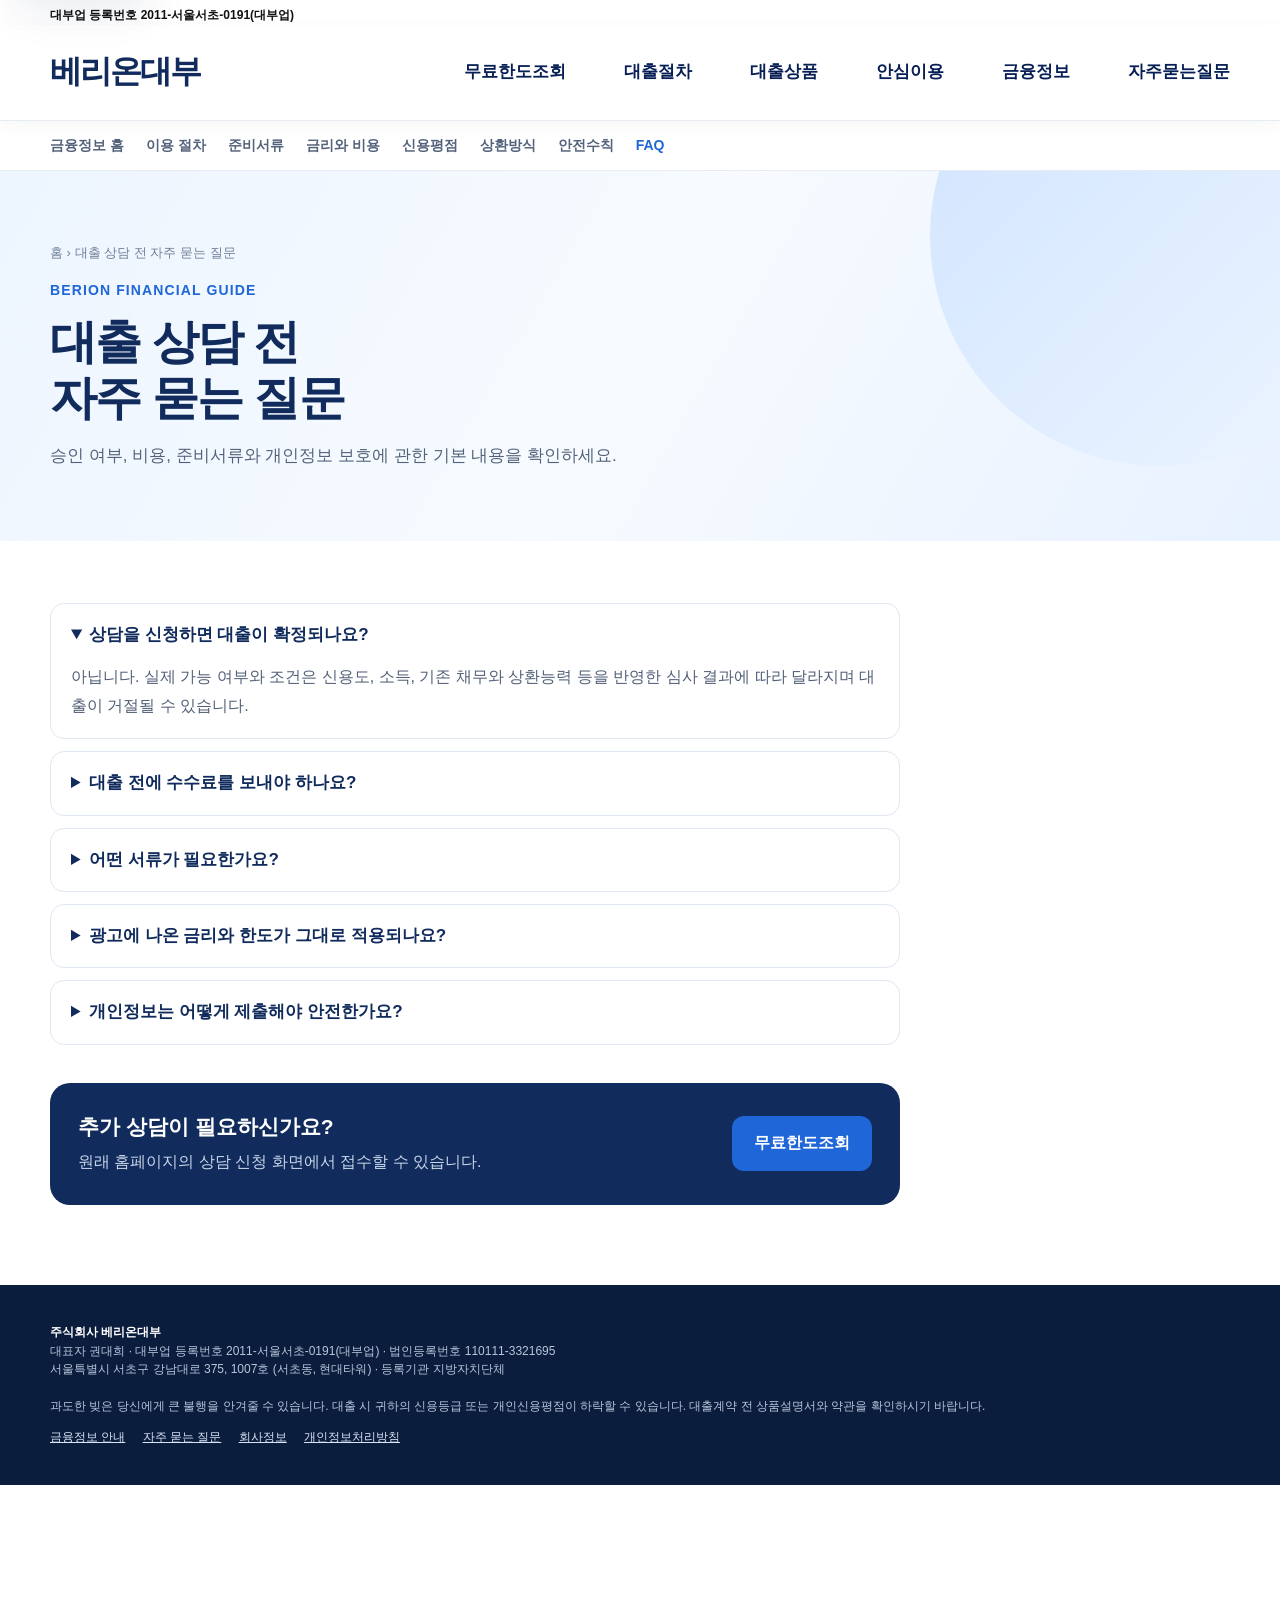
<file: faq.html>
<!doctype html>
<html lang="ko"><head>
<meta charset="utf-8"><meta name="viewport" content="width=device-width,initial-scale=1">
<title>대출 상담 자주 묻는 질문 | 베리온대부</title>
<meta name="description" content="대출 승인 여부, 선입금, 준비서류, 금리와 개인정보 보호에 관한 자주 묻는 질문입니다.">
<meta name="robots" content="index,follow,max-image-preview:large,max-snippet:-1">
<link rel="canonical" href="https://www.xn--ez-2j9i.kr/faq.html">
<meta property="og:type" content="article"><meta property="og:locale" content="ko_KR">
<meta property="og:site_name" content="베리온대부"><meta property="og:title" content="대출 상담 자주 묻는 질문 | 베리온대부">
<meta property="og:description" content="대출 승인 여부, 선입금, 준비서류, 금리와 개인정보 보호에 관한 자주 묻는 질문입니다."><meta property="og:url" content="https://www.xn--ez-2j9i.kr/faq.html">
<meta property="og:image" content="https://www.xn--ez-2j9i.kr/og-image.png">
<link rel="icon" href="favicon.ico" sizes="any">
<link rel="icon" type="image/png" sizes="32x32" href="favicon-32x32.png">
<link rel="apple-touch-icon" href="apple-touch-icon.png">
<meta name="theme-color" content="#102b5c">
<script type="application/ld+json">{"@context": "https://schema.org", "@type": "FAQPage", "mainEntity": [{"@type": "Question", "name": "상담을 신청하면 대출이 확정되나요?", "acceptedAnswer": {"@type": "Answer", "text": "아닙니다. 실제 가능 여부와 조건은 개인별 심사 결과에 따라 달라지며 대출이 거절될 수 있습니다."}}, {"@type": "Question", "name": "대출 전에 수수료를 보내야 하나요?", "acceptedAnswer": {"@type": "Answer", "text": "보증료, 작업비, 전산비 등의 명목으로 선입금을 요구하는 경우 진행하지 않는 것이 안전합니다."}}]}</script>
<style>
*{box-sizing:border-box}html{scroll-behavior:smooth}body{margin:0;font-family:Pretendard,"Noto Sans KR",Arial,sans-serif;color:#17233a;background:#fff;line-height:1.55}a{text-decoration:none;color:inherit}button,input,select{font:inherit}.wrap{width:min(1180px,calc(100% - 40px));margin:auto}.topbar{background:#0b1d3d;color:#d8e3f6;font-size:12px;padding:8px 0}.topbar .wrap{display:flex;justify-content:space-between;gap:18px;flex-wrap:wrap}.header{height:78px;border-bottom:1px solid #e7ebf2;background:rgba(255,255,255,.96);position:sticky;top:0;z-index:20}.header .wrap{height:100%;display:flex;align-items:center;justify-content:space-between}.brand{display:flex;align-items:center;gap:11px;font-size:24px;font-weight:900;color:#102b5c}.brand-mark{width:40px;height:40px;border-radius:13px;background:linear-gradient(135deg,#1f66d8,#0c2f6c);color:#fff;display:grid;place-items:center;font-size:22px}.nav{display:flex;gap:34px;font-weight:700;font-size:15px}.header-call{background:#102b5c;color:#fff;border-radius:999px;padding:11px 18px;font-weight:800}.hero{background:linear-gradient(120deg,#edf5ff 0%,#f7fbff 50%,#e8f1ff 100%);padding:74px 0;overflow:hidden;position:relative}.hero:after{content:"";position:absolute;width:520px;height:520px;border-radius:50%;background:linear-gradient(135deg,#cfe3ff,#eef6ff);right:-130px;top:-150px}.hero-grid{position:relative;z-index:1;display:grid;grid-template-columns:1.05fr .95fr;gap:48px;align-items:center}.eyebrow{color:#1f66d8;font-weight:900;letter-spacing:.08em;font-size:14px}.hero h1{font-size:53px;line-height:1.14;margin:14px 0 20px;letter-spacing:-2px;color:#102b5c}.hero h1 b{color:#1f66d8}.hero-copy{font-size:18px;color:#53627a;max-width:650px}.hero-points{display:flex;gap:12px;flex-wrap:wrap;margin:28px 0}.hero-points span{background:#fff;border:1px solid #dce7f7;border-radius:999px;padding:10px 14px;font-weight:800;color:#29436e}.hero-actions{display:flex;gap:12px}.btn{border:0;border-radius:12px;padding:15px 22px;font-weight:900;cursor:pointer}.btn-primary{background:#1f66d8;color:white}.btn-dark{background:#102b5c;color:#fff}.btn-light{background:#fff;color:#102b5c;border:1px solid #d7dfeb}.consult-card{background:#fff;border-radius:24px;padding:28px;box-shadow:0 22px 60px rgba(25,57,107,.15);border:1px solid #e5edf8}.consult-card h2{margin:0 0 5px;color:#102b5c}.consult-card p{margin:0 0 22px;color:#65758d;font-size:14px}.field{margin-bottom:12px}.field label{display:block;font-size:13px;font-weight:800;margin-bottom:6px}.field input,.field select{width:100%;height:48px;border:1px solid #d8e0ec;border-radius:10px;padding:0 13px;background:#fff}.agree{display:flex;align-items:flex-start;gap:8px;font-size:12px;color:#65758d;margin:13px 0}.submit{width:100%;height:52px;border:0;border-radius:11px;background:#1f66d8;color:#fff;font-weight:900;font-size:17px;cursor:pointer}.micro{font-size:11px;color:#8793a6;text-align:center;margin-top:10px}.status{background:#102b5c;color:white;padding:21px 0}.status-grid{display:grid;grid-template-columns:210px 1fr;gap:30px;align-items:center}.status-title{font-size:23px;font-weight:900}.status-title small{display:block;color:#a9bad6;font-size:11px;font-weight:500;margin-top:4px}.status-list{display:grid;grid-template-columns:repeat(3,1fr);gap:12px}.status-row{background:rgba(255,255,255,.08);border:1px solid rgba(255,255,255,.13);border-radius:12px;padding:12px 14px;display:grid;grid-template-columns:1fr auto;gap:2px 10px;animation:fadeIn .4s}.status-row .date{font-size:12px;color:#b8c8df}.status-row .amount{font-weight:900}.pill{grid-column:2;grid-row:1/3;align-self:center;background:#dce8ff;color:#123464;border-radius:999px;padding:4px 9px;font-size:11px;font-weight:900}@keyframes fadeIn{from{opacity:0;transform:translateY(5px)}}.section{padding:82px 0}.section-head{text-align:center;margin-bottom:38px}.section-head span{color:#1f66d8;font-weight:900;font-size:13px;letter-spacing:.08em}.section-head h2{font-size:37px;color:#102b5c;margin:9px 0}.section-head p{color:#6a778d;margin:0}.products{display:grid;grid-template-columns:repeat(3,1fr);gap:20px}.product{border:1px solid #e1e8f2;border-radius:20px;padding:28px;background:#fff;box-shadow:0 8px 24px rgba(20,50,90,.06)}.product-icon{width:48px;height:48px;border-radius:14px;background:#eaf2ff;color:#1f66d8;display:grid;place-items:center;font-weight:900;font-size:20px}.product h3{color:#102b5c;font-size:22px;margin:18px 0 8px}.product p{color:#67758a;font-size:14px}.product ul{padding-left:18px;color:#53627a;line-height:1.9;font-size:14px}.gray{background:#f6f9fd}.steps{display:grid;grid-template-columns:repeat(4,1fr);gap:18px}.step{background:white;border-radius:18px;padding:26px;border:1px solid #e4eaf2}.step .num{font-weight:900;color:#1f66d8;font-size:13px}.step h3{color:#102b5c;margin:12px 0 7px}.step p{color:#69768a;font-size:14px;margin:0}.trust{display:grid;grid-template-columns:1fr 1fr;gap:22px}.trust-card{border-radius:20px;padding:28px;background:#102b5c;color:white}.trust-card.light{background:#edf4ff;color:#102b5c}.trust-card h3{font-size:23px;margin-top:0}.trust-card p{color:#c3d0e4}.trust-card.light p{color:#5e6e85}.notice{background:#fff8e8;border:1px solid #f0dfb1;border-radius:18px;padding:25px;color:#6d5721;font-size:14px}.company{display:grid;grid-template-columns:1fr 1.4fr;gap:30px;align-items:start}.company-box{border:1px solid #e0e7f0;border-radius:18px;padding:25px}.company-box dl{display:grid;grid-template-columns:140px 1fr;margin:0}.company-box dt,.company-box dd{padding:9px 0;border-bottom:1px solid #edf0f5}.company-box dt{font-weight:800;color:#44546b}.company-box dd{margin:0;color:#657389}.footer{background:#0b1d3d;color:#b8c5da;padding:38px 0;font-size:12px}.footer strong{color:#fff}.floating{position:fixed;right:20px;bottom:20px;display:flex;flex-direction:column;gap:10px;z-index:30}.float-btn{border:0;border-radius:999px;padding:14px 18px;font-weight:900;box-shadow:0 10px 28px rgba(0,0,0,.2);cursor:pointer}.float-chat{background:#1f66d8;color:#fff}.float-call{background:#fff;color:#102b5c}.chat-panel{position:fixed;right:20px;bottom:132px;width:360px;max-width:calc(100vw - 40px);height:485px;background:#fff;border-radius:20px;box-shadow:0 20px 60px rgba(0,0,0,.25);z-index:40;display:none;overflow:hidden;border:1px solid #dce4ef}.chat-panel.open{display:flex;flex-direction:column}.chat-head{background:#102b5c;color:white;padding:16px 18px;display:flex;justify-content:space-between;font-weight:900}.chat-close{border:0;background:none;color:white;font-size:22px}.chat-messages{flex:1;background:#f5f7fb;padding:14px;overflow:auto}.msg{max-width:80%;padding:10px 12px;border-radius:14px;margin:7px 0;font-size:14px}.msg.user{margin-left:auto;background:#1f66d8;color:white}.msg.admin{background:white;border:1px solid #dbe3ef}.msg small{display:block;font-size:10px;opacity:.65;margin-top:4px}.system-note{text-align:center;color:#8090a6;font-size:12px;margin:10px}.chat-form{display:flex;gap:8px;padding:10px;border-top:1px solid #e4e9f0}.chat-form input{flex:1;height:42px;border:1px solid #d5deea;border-radius:10px;padding:0 12px}.chat-form button{border:0;border-radius:10px;background:#1f66d8;color:#fff;font-weight:900;padding:0 16px}.modal{position:fixed;inset:0;background:rgba(9,20,42,.55);display:none;place-items:center;z-index:50;padding:20px}.modal.open{display:grid}.modal-box{max-width:720px;max-height:80vh;overflow:auto;background:#fff;border-radius:20px;padding:28px}.modal-box h2{color:#102b5c}.modal-box pre{white-space:pre-wrap;font-family:inherit;color:#53627a;font-size:13px}.modal-close{float:right;border:0;background:#eef3fa;border-radius:9px;padding:8px 12px;font-weight:800}
@media(max-width:900px){.nav{display:none}.header-call{font-size:13px}.hero{padding:48px 0}.hero-grid{grid-template-columns:1fr}.hero h1{font-size:38px}.status-grid{grid-template-columns:1fr}.status-list{grid-template-columns:1fr}.products,.steps,.trust,.company{grid-template-columns:1fr}.company-box dl{grid-template-columns:110px 1fr}.topbar .wrap{font-size:10px}.section{padding:60px 0}}

.fixed-inquiry{position:fixed;left:0;right:0;bottom:0;z-index:45;background:linear-gradient(90deg,#e73308,#df4a08);color:#fff;box-shadow:0 -8px 28px rgba(10,25,55,.22);border-top:1px solid rgba(255,255,255,.35)}
.fixed-inquiry .wrap{display:grid;grid-template-columns:1.25fr 3.25fr;gap:22px;align-items:center;min-height:112px;padding:14px 0}
.fixed-copy strong{display:block;font-size:23px;line-height:1.25;letter-spacing:-.8px}.fixed-copy strong b{color:#ffe527}.fixed-copy span{font-size:12px;color:#ffe8de}
.fixed-form{display:grid;grid-template-columns:.8fr .95fr 1.55fr auto 1.15fr;gap:10px;align-items:center}.fixed-form input,.fixed-form select{height:45px;border:0;border-radius:10px;padding:0 12px;min-width:0}.fixed-agree{display:flex;gap:6px;align-items:center;font-size:11px;white-space:nowrap}.fixed-agree button{border:0;background:none;color:#fff;text-decoration:underline;padding:0;cursor:pointer}.fixed-submit{display:none}.fixed-badge{height:72px;border:0;border-radius:12px;background:#082c75;color:#fff;display:grid;place-items:center;text-align:center;font-weight:900;line-height:1.18;font-size:16px;padding:0 24px;cursor:pointer;white-space:nowrap;box-shadow:0 5px 14px rgba(4,28,79,.22)}.fixed-badge:hover{filter:brightness(1.08);transform:translateY(-1px)}.fixed-badge b{display:block;color:#ffec28;font-size:22px}.fixed-close{position:absolute;right:8px;top:6px;border:0;background:rgba(255,255,255,.18);color:#fff;width:27px;height:27px;border-radius:50%;cursor:pointer;font-weight:900}.fixed-open{display:none;position:fixed;left:50%;bottom:12px;transform:translateX(-50%);z-index:45;border:0;border-radius:999px;background:#e43d0a;color:#fff;padding:14px 22px;font-weight:900;box-shadow:0 8px 24px rgba(0,0,0,.25);cursor:pointer}body{padding-bottom:112px}
@media(max-width:980px){.fixed-inquiry .wrap{grid-template-columns:1fr;min-height:auto;padding:12px 0}.fixed-copy{grid-column:1}.fixed-form{grid-column:1;grid-template-columns:.85fr 1fr 1.5fr auto 1.1fr}.fixed-agree{white-space:normal}.fixed-badge{height:54px;min-width:165px;padding:0 18px}.fixed-badge b{font-size:20px}}
@media(max-width:680px){body{padding-bottom:230px}.fixed-inquiry .wrap{display:block;padding:11px 16px}.fixed-copy strong{font-size:18px}.fixed-copy span{display:none}.fixed-form{display:grid;grid-template-columns:1fr 1fr;gap:7px;margin-top:8px}.fixed-form select{grid-column:1/3}.fixed-agree{grid-column:1/3;white-space:normal}.fixed-badge{grid-column:1/3;height:50px;width:100%;padding:0 12px}.fixed-badge b{display:inline;font-size:19px;margin-left:5px}.fixed-form input,.fixed-form select{height:42px}.floating{bottom:245px}.chat-panel{bottom:295px}}

/* 참고 이미지형 메인 화면 */
.header{position:relative;top:auto;height:96px}.topbar{background:#fff;color:#111;padding:6px 0 0}.topbar .wrap{justify-content:flex-start;font-weight:700}.topbar .wrap span:last-child{display:none}.brand{font-size:32px;letter-spacing:-2px}.brand-mark{display:none}.nav{gap:58px;color:#071f55;font-size:17px}.header-call{display:none}
.reason-section{background:#fff7f1;padding:28px 0 48px}.reason-head{text-align:center;margin-bottom:30px}.reason-head p{font-size:18px;color:#695f59;margin:0 0 4px}.reason-head h1{margin:0;color:#2f2f2f;font-size:37px;letter-spacing:-2px}.reason-head h1 b{color:#e6400b}.reason-grid{display:grid;grid-template-columns:repeat(5,1fr);gap:20px}.reason-card{min-width:0}.reason-title{height:84px;border-radius:38px;background:linear-gradient(180deg,#ed430b,#d93608);color:#fff;display:flex;align-items:center;justify-content:center;text-align:center;font-size:19px;font-weight:900;line-height:1.45;padding:10px}.reason-body{height:210px;background:#fff;border-radius:25px 25px 0 0;margin-top:22px;display:flex;flex-direction:column;align-items:center;justify-content:center;text-align:center;padding:18px;box-shadow:0 5px 18px rgba(50,30,20,.06)}.reason-icon{font-size:50px;line-height:1;margin-bottom:15px;filter:grayscale(1)}.reason-body p{font-size:16px;margin:0;color:#333;line-height:1.65}.reason-body em{color:#ed3e0b;font-style:normal}.reason-bottom{height:82px;background:#655d59;color:#fff;border-radius:0 0 25px 25px;display:flex;align-items:center;justify-content:center;text-align:center;font-weight:900;font-size:16px;padding:10px}
.company-showcase{background:linear-gradient(90deg,#edf5ff,#f8fbff);padding:24px 0 38px}.company-showcase .company{align-items:center}.company-icons{display:flex;gap:22px;flex-wrap:wrap;margin-top:26px;color:#17478f;font-size:13px}.company-icons span{font-weight:700}.company-showcase .company-box{background:rgba(255,255,255,.75)}
body{padding-bottom:112px}.fixed-inquiry .wrap{grid-template-columns:1.45fr 3.55fr;min-height:118px}.fixed-form{grid-template-columns:.75fr 1fr 1.45fr 1.05fr 1.05fr}.fixed-form input,.fixed-form select{height:64px;font-size:17px}.fixed-badge{height:72px}.fixed-copy strong{font-size:22px}.floating{bottom:135px}
@media(max-width:1000px){.reason-grid{grid-template-columns:repeat(2,1fr)}.reason-card:last-child{grid-column:1/-1;max-width:420px;width:100%;margin:auto}.nav{gap:24px}.fixed-inquiry .wrap{grid-template-columns:1fr}.fixed-form{grid-template-columns:1fr 1fr 1.4fr}.fixed-agree{grid-column:1/3}.fixed-badge{grid-column:3}.fixed-inquiry .wrap{padding:10px 0;gap:8px}body{padding-bottom:205px}.floating{bottom:215px}}
@media(max-width:680px){.header{height:70px}.brand{font-size:24px}.reason-head h1{font-size:28px}.reason-head p{font-size:15px}.reason-grid{grid-template-columns:1fr}.reason-card:last-child{grid-column:auto}.reason-title{height:70px}.reason-body{height:180px}.fixed-form{grid-template-columns:1fr 1fr}.fixed-form select{grid-column:1/-1}.fixed-agree{grid-column:1/-1}.fixed-badge{grid-column:1/-1}.fixed-copy{display:none}body{padding-bottom:260px}.floating{bottom:270px}}


/* 완성도 개선 */
:root{--navy:#102b5c;--blue:#1f66d8;--orange:#ef3d00;--line:#e5eaf2;--shadow:0 18px 45px rgba(18,44,87,.10)}
.skip-link{position:fixed;left:16px;top:-60px;z-index:9999;background:#fff;color:var(--navy);padding:12px 16px;border-radius:10px;box-shadow:var(--shadow);font-weight:900}.skip-link:focus{top:16px}
.header{box-shadow:0 4px 18px rgba(12,39,82,.04);backdrop-filter:blur(12px)}
.brand-mark,.btn,.product,.step,.trust-card,.company-box,.benefit-card,.float-btn,.fixed-badge{transition:transform .25s ease,box-shadow .25s ease,border-color .25s ease,filter .25s ease}
.brand:hover .brand-mark{transform:rotate(-5deg) scale(1.05)}
.nav a{position:relative}.nav a:after{content:"";position:absolute;left:0;right:100%;bottom:-7px;height:2px;background:var(--blue);transition:right .25s}.nav a:hover:after{right:0}
.product:hover,.step:hover,.trust-card:hover,.company-box:hover,.benefit-card:hover{transform:translateY(-6px);box-shadow:var(--shadow);border-color:#cddbf0}
.btn:hover,.fixed-badge:hover,.float-btn:hover{transform:translateY(-2px);filter:brightness(1.04)}
.fixed-badge:disabled{opacity:.65;cursor:not-allowed;transform:none}.fixed-badge.loading b{font-size:0}.fixed-badge.loading b:after{content:"접수 중...";font-size:20px}
.reveal{opacity:0;transform:translateY(28px);transition:opacity .75s ease,transform .75s ease}.reveal.visible{opacity:1;transform:none}
.company-icons span{display:inline-flex;align-items:center;gap:6px;padding:8px 11px;border-radius:999px;background:#edf4ff}
.fixed-inquiry{box-shadow:0 -12px 35px rgba(34,45,70,.20)}
.fixed-form input,.fixed-form select{transition:border-color .2s,box-shadow .2s}.fixed-form input:focus,.fixed-form select:focus{outline:none;border-color:#fff;box-shadow:0 0 0 4px rgba(255,255,255,.22)}
.chat-panel{box-shadow:0 24px 70px rgba(10,32,68,.25)}
.float-chat{min-width:132px}
@media(max-width:900px){.nav{gap:18px}.topbar .wrap{justify-content:center;text-align:center}.company-icons{gap:7px}.company-icons span{font-size:12px}}
@media(max-width:680px){.header{height:66px}.brand{font-size:20px}.brand-mark{width:36px;height:36px}.nav{display:none}.section{padding:58px 0}.section-head h2{font-size:30px}.fixed-copy strong{font-size:18px}.floating{right:14px;bottom:205px}.float-chat{min-width:116px}.company-icons span{width:calc(50% - 4px);justify-content:center}.fixed-form input,.fixed-form select{min-width:0}}
@media(prefers-reduced-motion:reduce){*{scroll-behavior:auto!important;animation:none!important;transition:none!important}.reveal{opacity:1;transform:none}}

/* 맞춤상품 카드 */
.product-zone{background:#fff}.custom-products{display:grid;grid-template-columns:repeat(3,1fr);gap:20px}.custom-product{min-height:270px;background:#f3f5f8;border:1px solid #edf0f4;border-radius:18px;padding:28px;display:grid;grid-template-columns:1fr 120px;gap:14px;align-items:center;overflow:hidden;transition:transform .25s ease,box-shadow .25s ease,border-color .25s ease}.custom-product:hover{transform:translateY(-6px);box-shadow:var(--shadow);border-color:#d7e0ed}.cp-copy h3{margin:0 0 16px;color:#2854c5;font-size:23px;letter-spacing:-.7px}.cp-copy dl{margin:0}.cp-copy dl>div{display:grid;grid-template-columns:52px 1fr;gap:6px;margin:10px 0;font-size:15px}.cp-copy dt{color:#2854c5;font-weight:900}.cp-copy dd{margin:0;color:#404958;white-space:nowrap}.cp-btn{margin-top:16px;border:1px solid #9da9ba;background:#fff;color:#667386;border-radius:999px;padding:9px 22px;cursor:pointer;font-weight:800;transition:.2s}.cp-btn:hover{background:#2854c5;color:#fff;border-color:#2854c5}.cp-art{font-size:66px;text-align:center;filter:saturate(.85);transform:translateY(5px)}.product-caution{margin-top:20px;border-radius:13px;background:#f8fafc;border:1px solid #e6ebf2;padding:15px 18px;color:#68768b;font-size:13px;text-align:center}@media(max-width:1000px){.custom-products{grid-template-columns:repeat(2,1fr)}}@media(max-width:680px){.custom-products{grid-template-columns:1fr}.custom-product{grid-template-columns:1fr 95px;padding:22px;min-height:230px}.cp-art{font-size:52px}.cp-copy h3{font-size:21px}}


.info-hero{background:linear-gradient(120deg,#edf5ff 0%,#f7fbff 50%,#e8f1ff 100%);padding:72px 0;position:relative;overflow:hidden}
.info-hero:after{content:"";position:absolute;width:460px;height:460px;border-radius:50%;background:linear-gradient(135deg,#cfe3ff,#eef6ff);right:-110px;top:-165px}
.info-hero .wrap{position:relative;z-index:1}
.info-breadcrumb{font-size:13px;color:#718099;margin-bottom:17px}
.info-hero h1{font-size:47px;line-height:1.18;letter-spacing:-1.8px;color:#102b5c;margin:12px 0 18px}
.info-hero p{font-size:17px;color:#53627a;max-width:760px;margin:0}
.info-main{padding:62px 0 80px}
.info-content{max-width:850px}
.info-content h2{font-size:29px;color:#102b5c;letter-spacing:-.7px;margin:43px 0 13px}
.info-content h3{font-size:21px;color:#17396e;margin:30px 0 10px}
.info-content p,.info-content li{font-size:16px;color:#526078;line-height:1.8}
.info-content ul,.info-content ol{padding-left:23px}
.info-notice{background:#fff8e8;border:1px solid #eddcae;border-radius:15px;padding:19px 21px;color:#6a5524;margin:28px 0}
.info-panel{background:#f3f7fd;border:1px solid #dfe8f5;border-radius:18px;padding:24px;margin:28px 0}
.info-panel dl{display:grid;grid-template-columns:165px 1fr;margin:0}
.info-panel dt,.info-panel dd{padding:10px 0;border-bottom:1px solid #dfe7f1}
.info-panel dt{font-weight:900;color:#102b5c}.info-panel dd{margin:0;color:#56657c}
.guide-grid{display:grid;grid-template-columns:repeat(3,1fr);gap:18px}
.guide-card{background:#fff;border:1px solid #e1e8f2;border-radius:18px;padding:24px;box-shadow:0 10px 30px rgba(26,58,105,.06)}
.guide-card .num{width:42px;height:42px;border-radius:13px;background:#eaf2ff;color:#1f66d8;font-weight:900;display:grid;place-items:center;margin-bottom:18px}
.guide-card h2{font-size:22px;color:#102b5c;margin:0 0 10px}
.guide-card p{font-size:14px;color:#65738a;min-height:68px}
.guide-card a{display:inline-flex;margin-top:8px;color:#1f66d8;font-weight:900}
.faq-list details{background:#fff;border:1px solid #dfe7f1;border-radius:14px;padding:18px 20px;margin-bottom:12px}
.faq-list summary{cursor:pointer;font-weight:900;color:#102b5c;font-size:17px}
.faq-list details p{margin:14px 0 0}
.subnav{background:#fff;border-bottom:1px solid #e7ebf2}
.subnav .wrap{display:flex;gap:22px;overflow:auto;padding:14px 0;font-size:14px;font-weight:800;color:#53627a}
.subnav a.active,.subnav a:hover{color:#1f66d8}
.info-cta{margin-top:38px;background:#102b5c;color:#fff;border-radius:20px;padding:28px;display:flex;justify-content:space-between;align-items:center;gap:20px}
.info-cta h3{color:#fff;margin:0 0 5px}.info-cta p{color:#c8d5e8;margin:0}
.info-cta .btn{white-space:nowrap}
@media(max-width:900px){.guide-grid{grid-template-columns:1fr 1fr}.info-hero h1{font-size:39px}}
@media(max-width:650px){.guide-grid{grid-template-columns:1fr}.info-hero{padding:52px 0}.info-hero h1{font-size:32px}.info-panel dl{grid-template-columns:105px 1fr}.info-cta{display:block}.info-cta .btn{display:inline-flex;margin-top:18px}.header .nav{display:none}}
</style></head>
<body><a class="skip-link" href="#mainContent">본문 바로가기</a>
<div class="topbar"><div class="wrap"><span>대부업 등록번호 2011-서울서초-0191(대부업)</span><span>개인정보 보호 원칙에 따라 안전하게 상담을 접수합니다.</span></div></div>
<header class="header"><div class="wrap">
<a class="brand" href="index.html">베리온대부</a>
<nav class="nav">
<a href="index.html#fixedInquiry">무료한도조회</a>
<a href="index.html#process">대출절차</a>
<a href="index.html#products">대출상품</a>
<a href="index.html#safety">안심이용</a>
<a href="guide/">금융정보</a>
<a href="faq.html">자주묻는질문</a>
</nav></div></header>
<div class="subnav"><div class="wrap">
<a href="guide/" class="">금융정보 홈</a>
<a href="guide/loan-process.html">이용 절차</a>
<a href="guide/required-documents.html">준비서류</a>
<a href="guide/interest-rate.html">금리와 비용</a>
<a href="guide/credit-score.html">신용평점</a>
<a href="guide/repayment.html">상환방식</a>
<a href="guide/safe-loan-guide.html">안전수칙</a>
<a href="faq.html" class="active">FAQ</a>
</div></div>
<section class="info-hero"><div class="wrap">
<div class="info-breadcrumb">홈 › 대출 상담 전 자주 묻는 질문</div>
<div class="eyebrow">BERION FINANCIAL GUIDE</div>
<h1>대출 상담 전<br>자주 묻는 질문</h1><p>승인 여부, 비용, 준비서류와 개인정보 보호에 관한 기본 내용을 확인하세요.</p>
</div></section>
<main class="info-main" id="mainContent"><div class="wrap"><div class="info-content faq-list">
<details open><summary>상담을 신청하면 대출이 확정되나요?</summary><p>아닙니다. 실제 가능 여부와 조건은 신용도, 소득, 기존 채무와 상환능력 등을 반영한 심사 결과에 따라 달라지며 대출이 거절될 수 있습니다.</p></details>
<details><summary>대출 전에 수수료를 보내야 하나요?</summary><p>보증료, 작업비, 전산비, 신용점수 조정비 등의 명목으로 선입금을 요구하는 경우 진행하지 않는 것이 안전합니다.</p></details>
<details><summary>어떤 서류가 필요한가요?</summary><p>본인확인과 소득, 재직 또는 사업 여부를 확인할 수 있는 자료가 요청될 수 있으며 정확한 목록은 신청 유형과 심사 과정에 따라 달라집니다.</p></details>
<details><summary>광고에 나온 금리와 한도가 그대로 적용되나요?</summary><p>광고에 표시된 금리와 한도는 범위 안내일 수 있으며 실제 조건은 개인별 심사 결과와 계약서에서 확인해야 합니다.</p></details>
<details><summary>개인정보는 어떻게 제출해야 안전한가요?</summary><p>공식 등록정보와 연락처를 확인하고 비밀번호, 문자 인증번호 또는 보안카드 전체번호는 누구에게도 전달하지 마세요.</p></details>
<div class="info-cta"><div><h3>추가 상담이 필요하신가요?</h3><p>원래 홈페이지의 상담 신청 화면에서 접수할 수 있습니다.</p></div><a class="btn btn-primary" href="index.html#fixedInquiry">무료한도조회</a></div>
</div></div></main>
<footer class="footer"><div class="wrap"><strong>주식회사 베리온대부</strong><br>
대표자 권대희 · 대부업 등록번호 2011-서울서초-0191(대부업) · 법인등록번호 110111-3321695<br>
서울특별시 서초구 강남대로 375, 1007호 (서초동, 현대타워) · 등록기관 지방자치단체<br><br>
과도한 빚은 당신에게 큰 불행을 안겨줄 수 있습니다. 대출 시 귀하의 신용등급 또는 개인신용평점이 하락할 수 있습니다. 대출계약 전 상품설명서와 약관을 확인하시기 바랍니다.
<div style="margin-top:12px">
<a href="guide/" style="color:#d9e4f6;text-decoration:underline;margin-right:14px">금융정보 안내</a>
<a href="faq.html" style="color:#d9e4f6;text-decoration:underline;margin-right:14px">자주 묻는 질문</a>
<a href="company.html" style="color:#d9e4f6;text-decoration:underline;margin-right:14px">회사정보</a>
<a href="index.html#privacyModal" style="color:#d9e4f6;text-decoration:underline">개인정보처리방침</a>
</div></div></footer>
</body></html>
</file>
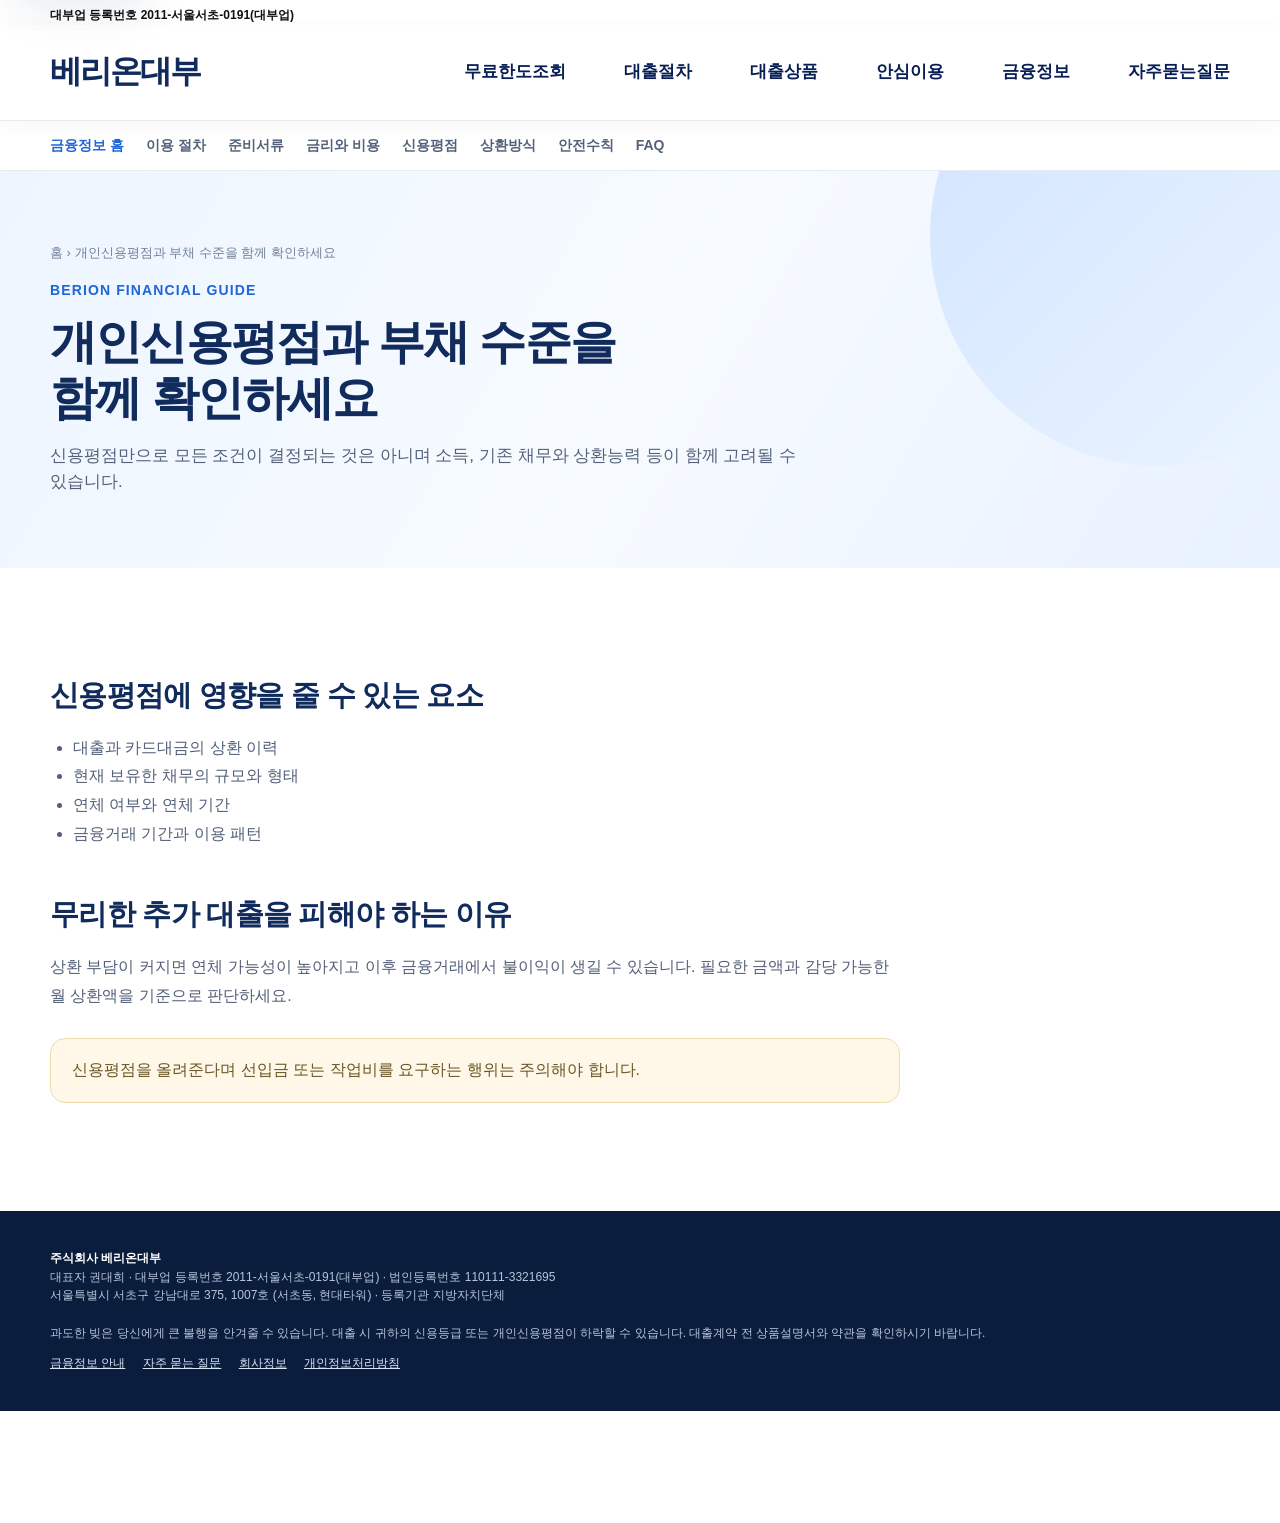
<file: guide/credit-score.html>
<!doctype html>
<html lang="ko"><head>
<meta charset="utf-8"><meta name="viewport" content="width=device-width,initial-scale=1">
<title>개인신용평점과 대출 이용 안내 | 베리온대부</title>
<meta name="description" content="개인신용평점, 기존 채무, 연체와 상환 이력이 대출 이용에서 어떤 의미를 갖는지 일반적인 정보를 안내합니다.">
<meta name="robots" content="index,follow,max-image-preview:large,max-snippet:-1">
<link rel="canonical" href="https://www.xn--ez-2j9i.kr/guide/credit-score.html">
<meta property="og:type" content="article"><meta property="og:locale" content="ko_KR">
<meta property="og:site_name" content="베리온대부"><meta property="og:title" content="개인신용평점과 대출 이용 안내 | 베리온대부">
<meta property="og:description" content="개인신용평점, 기존 채무, 연체와 상환 이력이 대출 이용에서 어떤 의미를 갖는지 일반적인 정보를 안내합니다."><meta property="og:url" content="https://www.xn--ez-2j9i.kr/guide/credit-score.html">
<meta property="og:image" content="https://www.xn--ez-2j9i.kr/og-image.png">
<link rel="icon" href="../favicon.ico" sizes="any">
<link rel="icon" type="image/png" sizes="32x32" href="../favicon-32x32.png">
<link rel="apple-touch-icon" href="../apple-touch-icon.png">
<meta name="theme-color" content="#102b5c">

<style>
*{box-sizing:border-box}html{scroll-behavior:smooth}body{margin:0;font-family:Pretendard,"Noto Sans KR",Arial,sans-serif;color:#17233a;background:#fff;line-height:1.55}a{text-decoration:none;color:inherit}button,input,select{font:inherit}.wrap{width:min(1180px,calc(100% - 40px));margin:auto}.topbar{background:#0b1d3d;color:#d8e3f6;font-size:12px;padding:8px 0}.topbar .wrap{display:flex;justify-content:space-between;gap:18px;flex-wrap:wrap}.header{height:78px;border-bottom:1px solid #e7ebf2;background:rgba(255,255,255,.96);position:sticky;top:0;z-index:20}.header .wrap{height:100%;display:flex;align-items:center;justify-content:space-between}.brand{display:flex;align-items:center;gap:11px;font-size:24px;font-weight:900;color:#102b5c}.brand-mark{width:40px;height:40px;border-radius:13px;background:linear-gradient(135deg,#1f66d8,#0c2f6c);color:#fff;display:grid;place-items:center;font-size:22px}.nav{display:flex;gap:34px;font-weight:700;font-size:15px}.header-call{background:#102b5c;color:#fff;border-radius:999px;padding:11px 18px;font-weight:800}.hero{background:linear-gradient(120deg,#edf5ff 0%,#f7fbff 50%,#e8f1ff 100%);padding:74px 0;overflow:hidden;position:relative}.hero:after{content:"";position:absolute;width:520px;height:520px;border-radius:50%;background:linear-gradient(135deg,#cfe3ff,#eef6ff);right:-130px;top:-150px}.hero-grid{position:relative;z-index:1;display:grid;grid-template-columns:1.05fr .95fr;gap:48px;align-items:center}.eyebrow{color:#1f66d8;font-weight:900;letter-spacing:.08em;font-size:14px}.hero h1{font-size:53px;line-height:1.14;margin:14px 0 20px;letter-spacing:-2px;color:#102b5c}.hero h1 b{color:#1f66d8}.hero-copy{font-size:18px;color:#53627a;max-width:650px}.hero-points{display:flex;gap:12px;flex-wrap:wrap;margin:28px 0}.hero-points span{background:#fff;border:1px solid #dce7f7;border-radius:999px;padding:10px 14px;font-weight:800;color:#29436e}.hero-actions{display:flex;gap:12px}.btn{border:0;border-radius:12px;padding:15px 22px;font-weight:900;cursor:pointer}.btn-primary{background:#1f66d8;color:white}.btn-dark{background:#102b5c;color:#fff}.btn-light{background:#fff;color:#102b5c;border:1px solid #d7dfeb}.consult-card{background:#fff;border-radius:24px;padding:28px;box-shadow:0 22px 60px rgba(25,57,107,.15);border:1px solid #e5edf8}.consult-card h2{margin:0 0 5px;color:#102b5c}.consult-card p{margin:0 0 22px;color:#65758d;font-size:14px}.field{margin-bottom:12px}.field label{display:block;font-size:13px;font-weight:800;margin-bottom:6px}.field input,.field select{width:100%;height:48px;border:1px solid #d8e0ec;border-radius:10px;padding:0 13px;background:#fff}.agree{display:flex;align-items:flex-start;gap:8px;font-size:12px;color:#65758d;margin:13px 0}.submit{width:100%;height:52px;border:0;border-radius:11px;background:#1f66d8;color:#fff;font-weight:900;font-size:17px;cursor:pointer}.micro{font-size:11px;color:#8793a6;text-align:center;margin-top:10px}.status{background:#102b5c;color:white;padding:21px 0}.status-grid{display:grid;grid-template-columns:210px 1fr;gap:30px;align-items:center}.status-title{font-size:23px;font-weight:900}.status-title small{display:block;color:#a9bad6;font-size:11px;font-weight:500;margin-top:4px}.status-list{display:grid;grid-template-columns:repeat(3,1fr);gap:12px}.status-row{background:rgba(255,255,255,.08);border:1px solid rgba(255,255,255,.13);border-radius:12px;padding:12px 14px;display:grid;grid-template-columns:1fr auto;gap:2px 10px;animation:fadeIn .4s}.status-row .date{font-size:12px;color:#b8c8df}.status-row .amount{font-weight:900}.pill{grid-column:2;grid-row:1/3;align-self:center;background:#dce8ff;color:#123464;border-radius:999px;padding:4px 9px;font-size:11px;font-weight:900}@keyframes fadeIn{from{opacity:0;transform:translateY(5px)}}.section{padding:82px 0}.section-head{text-align:center;margin-bottom:38px}.section-head span{color:#1f66d8;font-weight:900;font-size:13px;letter-spacing:.08em}.section-head h2{font-size:37px;color:#102b5c;margin:9px 0}.section-head p{color:#6a778d;margin:0}.products{display:grid;grid-template-columns:repeat(3,1fr);gap:20px}.product{border:1px solid #e1e8f2;border-radius:20px;padding:28px;background:#fff;box-shadow:0 8px 24px rgba(20,50,90,.06)}.product-icon{width:48px;height:48px;border-radius:14px;background:#eaf2ff;color:#1f66d8;display:grid;place-items:center;font-weight:900;font-size:20px}.product h3{color:#102b5c;font-size:22px;margin:18px 0 8px}.product p{color:#67758a;font-size:14px}.product ul{padding-left:18px;color:#53627a;line-height:1.9;font-size:14px}.gray{background:#f6f9fd}.steps{display:grid;grid-template-columns:repeat(4,1fr);gap:18px}.step{background:white;border-radius:18px;padding:26px;border:1px solid #e4eaf2}.step .num{font-weight:900;color:#1f66d8;font-size:13px}.step h3{color:#102b5c;margin:12px 0 7px}.step p{color:#69768a;font-size:14px;margin:0}.trust{display:grid;grid-template-columns:1fr 1fr;gap:22px}.trust-card{border-radius:20px;padding:28px;background:#102b5c;color:white}.trust-card.light{background:#edf4ff;color:#102b5c}.trust-card h3{font-size:23px;margin-top:0}.trust-card p{color:#c3d0e4}.trust-card.light p{color:#5e6e85}.notice{background:#fff8e8;border:1px solid #f0dfb1;border-radius:18px;padding:25px;color:#6d5721;font-size:14px}.company{display:grid;grid-template-columns:1fr 1.4fr;gap:30px;align-items:start}.company-box{border:1px solid #e0e7f0;border-radius:18px;padding:25px}.company-box dl{display:grid;grid-template-columns:140px 1fr;margin:0}.company-box dt,.company-box dd{padding:9px 0;border-bottom:1px solid #edf0f5}.company-box dt{font-weight:800;color:#44546b}.company-box dd{margin:0;color:#657389}.footer{background:#0b1d3d;color:#b8c5da;padding:38px 0;font-size:12px}.footer strong{color:#fff}.floating{position:fixed;right:20px;bottom:20px;display:flex;flex-direction:column;gap:10px;z-index:30}.float-btn{border:0;border-radius:999px;padding:14px 18px;font-weight:900;box-shadow:0 10px 28px rgba(0,0,0,.2);cursor:pointer}.float-chat{background:#1f66d8;color:#fff}.float-call{background:#fff;color:#102b5c}.chat-panel{position:fixed;right:20px;bottom:132px;width:360px;max-width:calc(100vw - 40px);height:485px;background:#fff;border-radius:20px;box-shadow:0 20px 60px rgba(0,0,0,.25);z-index:40;display:none;overflow:hidden;border:1px solid #dce4ef}.chat-panel.open{display:flex;flex-direction:column}.chat-head{background:#102b5c;color:white;padding:16px 18px;display:flex;justify-content:space-between;font-weight:900}.chat-close{border:0;background:none;color:white;font-size:22px}.chat-messages{flex:1;background:#f5f7fb;padding:14px;overflow:auto}.msg{max-width:80%;padding:10px 12px;border-radius:14px;margin:7px 0;font-size:14px}.msg.user{margin-left:auto;background:#1f66d8;color:white}.msg.admin{background:white;border:1px solid #dbe3ef}.msg small{display:block;font-size:10px;opacity:.65;margin-top:4px}.system-note{text-align:center;color:#8090a6;font-size:12px;margin:10px}.chat-form{display:flex;gap:8px;padding:10px;border-top:1px solid #e4e9f0}.chat-form input{flex:1;height:42px;border:1px solid #d5deea;border-radius:10px;padding:0 12px}.chat-form button{border:0;border-radius:10px;background:#1f66d8;color:#fff;font-weight:900;padding:0 16px}.modal{position:fixed;inset:0;background:rgba(9,20,42,.55);display:none;place-items:center;z-index:50;padding:20px}.modal.open{display:grid}.modal-box{max-width:720px;max-height:80vh;overflow:auto;background:#fff;border-radius:20px;padding:28px}.modal-box h2{color:#102b5c}.modal-box pre{white-space:pre-wrap;font-family:inherit;color:#53627a;font-size:13px}.modal-close{float:right;border:0;background:#eef3fa;border-radius:9px;padding:8px 12px;font-weight:800}
@media(max-width:900px){.nav{display:none}.header-call{font-size:13px}.hero{padding:48px 0}.hero-grid{grid-template-columns:1fr}.hero h1{font-size:38px}.status-grid{grid-template-columns:1fr}.status-list{grid-template-columns:1fr}.products,.steps,.trust,.company{grid-template-columns:1fr}.company-box dl{grid-template-columns:110px 1fr}.topbar .wrap{font-size:10px}.section{padding:60px 0}}

.fixed-inquiry{position:fixed;left:0;right:0;bottom:0;z-index:45;background:linear-gradient(90deg,#e73308,#df4a08);color:#fff;box-shadow:0 -8px 28px rgba(10,25,55,.22);border-top:1px solid rgba(255,255,255,.35)}
.fixed-inquiry .wrap{display:grid;grid-template-columns:1.25fr 3.25fr;gap:22px;align-items:center;min-height:112px;padding:14px 0}
.fixed-copy strong{display:block;font-size:23px;line-height:1.25;letter-spacing:-.8px}.fixed-copy strong b{color:#ffe527}.fixed-copy span{font-size:12px;color:#ffe8de}
.fixed-form{display:grid;grid-template-columns:.8fr .95fr 1.55fr auto 1.15fr;gap:10px;align-items:center}.fixed-form input,.fixed-form select{height:45px;border:0;border-radius:10px;padding:0 12px;min-width:0}.fixed-agree{display:flex;gap:6px;align-items:center;font-size:11px;white-space:nowrap}.fixed-agree button{border:0;background:none;color:#fff;text-decoration:underline;padding:0;cursor:pointer}.fixed-submit{display:none}.fixed-badge{height:72px;border:0;border-radius:12px;background:#082c75;color:#fff;display:grid;place-items:center;text-align:center;font-weight:900;line-height:1.18;font-size:16px;padding:0 24px;cursor:pointer;white-space:nowrap;box-shadow:0 5px 14px rgba(4,28,79,.22)}.fixed-badge:hover{filter:brightness(1.08);transform:translateY(-1px)}.fixed-badge b{display:block;color:#ffec28;font-size:22px}.fixed-close{position:absolute;right:8px;top:6px;border:0;background:rgba(255,255,255,.18);color:#fff;width:27px;height:27px;border-radius:50%;cursor:pointer;font-weight:900}.fixed-open{display:none;position:fixed;left:50%;bottom:12px;transform:translateX(-50%);z-index:45;border:0;border-radius:999px;background:#e43d0a;color:#fff;padding:14px 22px;font-weight:900;box-shadow:0 8px 24px rgba(0,0,0,.25);cursor:pointer}body{padding-bottom:112px}
@media(max-width:980px){.fixed-inquiry .wrap{grid-template-columns:1fr;min-height:auto;padding:12px 0}.fixed-copy{grid-column:1}.fixed-form{grid-column:1;grid-template-columns:.85fr 1fr 1.5fr auto 1.1fr}.fixed-agree{white-space:normal}.fixed-badge{height:54px;min-width:165px;padding:0 18px}.fixed-badge b{font-size:20px}}
@media(max-width:680px){body{padding-bottom:230px}.fixed-inquiry .wrap{display:block;padding:11px 16px}.fixed-copy strong{font-size:18px}.fixed-copy span{display:none}.fixed-form{display:grid;grid-template-columns:1fr 1fr;gap:7px;margin-top:8px}.fixed-form select{grid-column:1/3}.fixed-agree{grid-column:1/3;white-space:normal}.fixed-badge{grid-column:1/3;height:50px;width:100%;padding:0 12px}.fixed-badge b{display:inline;font-size:19px;margin-left:5px}.fixed-form input,.fixed-form select{height:42px}.floating{bottom:245px}.chat-panel{bottom:295px}}

/* 참고 이미지형 메인 화면 */
.header{position:relative;top:auto;height:96px}.topbar{background:#fff;color:#111;padding:6px 0 0}.topbar .wrap{justify-content:flex-start;font-weight:700}.topbar .wrap span:last-child{display:none}.brand{font-size:32px;letter-spacing:-2px}.brand-mark{display:none}.nav{gap:58px;color:#071f55;font-size:17px}.header-call{display:none}
.reason-section{background:#fff7f1;padding:28px 0 48px}.reason-head{text-align:center;margin-bottom:30px}.reason-head p{font-size:18px;color:#695f59;margin:0 0 4px}.reason-head h1{margin:0;color:#2f2f2f;font-size:37px;letter-spacing:-2px}.reason-head h1 b{color:#e6400b}.reason-grid{display:grid;grid-template-columns:repeat(5,1fr);gap:20px}.reason-card{min-width:0}.reason-title{height:84px;border-radius:38px;background:linear-gradient(180deg,#ed430b,#d93608);color:#fff;display:flex;align-items:center;justify-content:center;text-align:center;font-size:19px;font-weight:900;line-height:1.45;padding:10px}.reason-body{height:210px;background:#fff;border-radius:25px 25px 0 0;margin-top:22px;display:flex;flex-direction:column;align-items:center;justify-content:center;text-align:center;padding:18px;box-shadow:0 5px 18px rgba(50,30,20,.06)}.reason-icon{font-size:50px;line-height:1;margin-bottom:15px;filter:grayscale(1)}.reason-body p{font-size:16px;margin:0;color:#333;line-height:1.65}.reason-body em{color:#ed3e0b;font-style:normal}.reason-bottom{height:82px;background:#655d59;color:#fff;border-radius:0 0 25px 25px;display:flex;align-items:center;justify-content:center;text-align:center;font-weight:900;font-size:16px;padding:10px}
.company-showcase{background:linear-gradient(90deg,#edf5ff,#f8fbff);padding:24px 0 38px}.company-showcase .company{align-items:center}.company-icons{display:flex;gap:22px;flex-wrap:wrap;margin-top:26px;color:#17478f;font-size:13px}.company-icons span{font-weight:700}.company-showcase .company-box{background:rgba(255,255,255,.75)}
body{padding-bottom:112px}.fixed-inquiry .wrap{grid-template-columns:1.45fr 3.55fr;min-height:118px}.fixed-form{grid-template-columns:.75fr 1fr 1.45fr 1.05fr 1.05fr}.fixed-form input,.fixed-form select{height:64px;font-size:17px}.fixed-badge{height:72px}.fixed-copy strong{font-size:22px}.floating{bottom:135px}
@media(max-width:1000px){.reason-grid{grid-template-columns:repeat(2,1fr)}.reason-card:last-child{grid-column:1/-1;max-width:420px;width:100%;margin:auto}.nav{gap:24px}.fixed-inquiry .wrap{grid-template-columns:1fr}.fixed-form{grid-template-columns:1fr 1fr 1.4fr}.fixed-agree{grid-column:1/3}.fixed-badge{grid-column:3}.fixed-inquiry .wrap{padding:10px 0;gap:8px}body{padding-bottom:205px}.floating{bottom:215px}}
@media(max-width:680px){.header{height:70px}.brand{font-size:24px}.reason-head h1{font-size:28px}.reason-head p{font-size:15px}.reason-grid{grid-template-columns:1fr}.reason-card:last-child{grid-column:auto}.reason-title{height:70px}.reason-body{height:180px}.fixed-form{grid-template-columns:1fr 1fr}.fixed-form select{grid-column:1/-1}.fixed-agree{grid-column:1/-1}.fixed-badge{grid-column:1/-1}.fixed-copy{display:none}body{padding-bottom:260px}.floating{bottom:270px}}


/* 완성도 개선 */
:root{--navy:#102b5c;--blue:#1f66d8;--orange:#ef3d00;--line:#e5eaf2;--shadow:0 18px 45px rgba(18,44,87,.10)}
.skip-link{position:fixed;left:16px;top:-60px;z-index:9999;background:#fff;color:var(--navy);padding:12px 16px;border-radius:10px;box-shadow:var(--shadow);font-weight:900}.skip-link:focus{top:16px}
.header{box-shadow:0 4px 18px rgba(12,39,82,.04);backdrop-filter:blur(12px)}
.brand-mark,.btn,.product,.step,.trust-card,.company-box,.benefit-card,.float-btn,.fixed-badge{transition:transform .25s ease,box-shadow .25s ease,border-color .25s ease,filter .25s ease}
.brand:hover .brand-mark{transform:rotate(-5deg) scale(1.05)}
.nav a{position:relative}.nav a:after{content:"";position:absolute;left:0;right:100%;bottom:-7px;height:2px;background:var(--blue);transition:right .25s}.nav a:hover:after{right:0}
.product:hover,.step:hover,.trust-card:hover,.company-box:hover,.benefit-card:hover{transform:translateY(-6px);box-shadow:var(--shadow);border-color:#cddbf0}
.btn:hover,.fixed-badge:hover,.float-btn:hover{transform:translateY(-2px);filter:brightness(1.04)}
.fixed-badge:disabled{opacity:.65;cursor:not-allowed;transform:none}.fixed-badge.loading b{font-size:0}.fixed-badge.loading b:after{content:"접수 중...";font-size:20px}
.reveal{opacity:0;transform:translateY(28px);transition:opacity .75s ease,transform .75s ease}.reveal.visible{opacity:1;transform:none}
.company-icons span{display:inline-flex;align-items:center;gap:6px;padding:8px 11px;border-radius:999px;background:#edf4ff}
.fixed-inquiry{box-shadow:0 -12px 35px rgba(34,45,70,.20)}
.fixed-form input,.fixed-form select{transition:border-color .2s,box-shadow .2s}.fixed-form input:focus,.fixed-form select:focus{outline:none;border-color:#fff;box-shadow:0 0 0 4px rgba(255,255,255,.22)}
.chat-panel{box-shadow:0 24px 70px rgba(10,32,68,.25)}
.float-chat{min-width:132px}
@media(max-width:900px){.nav{gap:18px}.topbar .wrap{justify-content:center;text-align:center}.company-icons{gap:7px}.company-icons span{font-size:12px}}
@media(max-width:680px){.header{height:66px}.brand{font-size:20px}.brand-mark{width:36px;height:36px}.nav{display:none}.section{padding:58px 0}.section-head h2{font-size:30px}.fixed-copy strong{font-size:18px}.floating{right:14px;bottom:205px}.float-chat{min-width:116px}.company-icons span{width:calc(50% - 4px);justify-content:center}.fixed-form input,.fixed-form select{min-width:0}}
@media(prefers-reduced-motion:reduce){*{scroll-behavior:auto!important;animation:none!important;transition:none!important}.reveal{opacity:1;transform:none}}

/* 맞춤상품 카드 */
.product-zone{background:#fff}.custom-products{display:grid;grid-template-columns:repeat(3,1fr);gap:20px}.custom-product{min-height:270px;background:#f3f5f8;border:1px solid #edf0f4;border-radius:18px;padding:28px;display:grid;grid-template-columns:1fr 120px;gap:14px;align-items:center;overflow:hidden;transition:transform .25s ease,box-shadow .25s ease,border-color .25s ease}.custom-product:hover{transform:translateY(-6px);box-shadow:var(--shadow);border-color:#d7e0ed}.cp-copy h3{margin:0 0 16px;color:#2854c5;font-size:23px;letter-spacing:-.7px}.cp-copy dl{margin:0}.cp-copy dl>div{display:grid;grid-template-columns:52px 1fr;gap:6px;margin:10px 0;font-size:15px}.cp-copy dt{color:#2854c5;font-weight:900}.cp-copy dd{margin:0;color:#404958;white-space:nowrap}.cp-btn{margin-top:16px;border:1px solid #9da9ba;background:#fff;color:#667386;border-radius:999px;padding:9px 22px;cursor:pointer;font-weight:800;transition:.2s}.cp-btn:hover{background:#2854c5;color:#fff;border-color:#2854c5}.cp-art{font-size:66px;text-align:center;filter:saturate(.85);transform:translateY(5px)}.product-caution{margin-top:20px;border-radius:13px;background:#f8fafc;border:1px solid #e6ebf2;padding:15px 18px;color:#68768b;font-size:13px;text-align:center}@media(max-width:1000px){.custom-products{grid-template-columns:repeat(2,1fr)}}@media(max-width:680px){.custom-products{grid-template-columns:1fr}.custom-product{grid-template-columns:1fr 95px;padding:22px;min-height:230px}.cp-art{font-size:52px}.cp-copy h3{font-size:21px}}


.info-hero{background:linear-gradient(120deg,#edf5ff 0%,#f7fbff 50%,#e8f1ff 100%);padding:72px 0;position:relative;overflow:hidden}
.info-hero:after{content:"";position:absolute;width:460px;height:460px;border-radius:50%;background:linear-gradient(135deg,#cfe3ff,#eef6ff);right:-110px;top:-165px}
.info-hero .wrap{position:relative;z-index:1}
.info-breadcrumb{font-size:13px;color:#718099;margin-bottom:17px}
.info-hero h1{font-size:47px;line-height:1.18;letter-spacing:-1.8px;color:#102b5c;margin:12px 0 18px}
.info-hero p{font-size:17px;color:#53627a;max-width:760px;margin:0}
.info-main{padding:62px 0 80px}
.info-content{max-width:850px}
.info-content h2{font-size:29px;color:#102b5c;letter-spacing:-.7px;margin:43px 0 13px}
.info-content h3{font-size:21px;color:#17396e;margin:30px 0 10px}
.info-content p,.info-content li{font-size:16px;color:#526078;line-height:1.8}
.info-content ul,.info-content ol{padding-left:23px}
.info-notice{background:#fff8e8;border:1px solid #eddcae;border-radius:15px;padding:19px 21px;color:#6a5524;margin:28px 0}
.info-panel{background:#f3f7fd;border:1px solid #dfe8f5;border-radius:18px;padding:24px;margin:28px 0}
.info-panel dl{display:grid;grid-template-columns:165px 1fr;margin:0}
.info-panel dt,.info-panel dd{padding:10px 0;border-bottom:1px solid #dfe7f1}
.info-panel dt{font-weight:900;color:#102b5c}.info-panel dd{margin:0;color:#56657c}
.guide-grid{display:grid;grid-template-columns:repeat(3,1fr);gap:18px}
.guide-card{background:#fff;border:1px solid #e1e8f2;border-radius:18px;padding:24px;box-shadow:0 10px 30px rgba(26,58,105,.06)}
.guide-card .num{width:42px;height:42px;border-radius:13px;background:#eaf2ff;color:#1f66d8;font-weight:900;display:grid;place-items:center;margin-bottom:18px}
.guide-card h2{font-size:22px;color:#102b5c;margin:0 0 10px}
.guide-card p{font-size:14px;color:#65738a;min-height:68px}
.guide-card a{display:inline-flex;margin-top:8px;color:#1f66d8;font-weight:900}
.faq-list details{background:#fff;border:1px solid #dfe7f1;border-radius:14px;padding:18px 20px;margin-bottom:12px}
.faq-list summary{cursor:pointer;font-weight:900;color:#102b5c;font-size:17px}
.faq-list details p{margin:14px 0 0}
.subnav{background:#fff;border-bottom:1px solid #e7ebf2}
.subnav .wrap{display:flex;gap:22px;overflow:auto;padding:14px 0;font-size:14px;font-weight:800;color:#53627a}
.subnav a.active,.subnav a:hover{color:#1f66d8}
.info-cta{margin-top:38px;background:#102b5c;color:#fff;border-radius:20px;padding:28px;display:flex;justify-content:space-between;align-items:center;gap:20px}
.info-cta h3{color:#fff;margin:0 0 5px}.info-cta p{color:#c8d5e8;margin:0}
.info-cta .btn{white-space:nowrap}
@media(max-width:900px){.guide-grid{grid-template-columns:1fr 1fr}.info-hero h1{font-size:39px}}
@media(max-width:650px){.guide-grid{grid-template-columns:1fr}.info-hero{padding:52px 0}.info-hero h1{font-size:32px}.info-panel dl{grid-template-columns:105px 1fr}.info-cta{display:block}.info-cta .btn{display:inline-flex;margin-top:18px}.header .nav{display:none}}
</style></head>
<body><a class="skip-link" href="#mainContent">본문 바로가기</a>
<div class="topbar"><div class="wrap"><span>대부업 등록번호 2011-서울서초-0191(대부업)</span><span>개인정보 보호 원칙에 따라 안전하게 상담을 접수합니다.</span></div></div>
<header class="header"><div class="wrap">
<a class="brand" href="../index.html">베리온대부</a>
<nav class="nav">
<a href="../index.html#fixedInquiry">무료한도조회</a>
<a href="../index.html#process">대출절차</a>
<a href="../index.html#products">대출상품</a>
<a href="../index.html#safety">안심이용</a>
<a href="../guide/">금융정보</a>
<a href="../faq.html">자주묻는질문</a>
</nav></div></header>
<div class="subnav"><div class="wrap">
<a href="../guide/" class="active">금융정보 홈</a>
<a href="../guide/loan-process.html">이용 절차</a>
<a href="../guide/required-documents.html">준비서류</a>
<a href="../guide/interest-rate.html">금리와 비용</a>
<a href="../guide/credit-score.html">신용평점</a>
<a href="../guide/repayment.html">상환방식</a>
<a href="../guide/safe-loan-guide.html">안전수칙</a>
<a href="../faq.html" class="">FAQ</a>
</div></div>
<section class="info-hero"><div class="wrap">
<div class="info-breadcrumb">홈 › 개인신용평점과 부채 수준을 함께 확인하세요</div>
<div class="eyebrow">BERION FINANCIAL GUIDE</div>
<h1>개인신용평점과 부채 수준을<br>함께 확인하세요</h1><p>신용평점만으로 모든 조건이 결정되는 것은 아니며 소득, 기존 채무와 상환능력 등이 함께 고려될 수 있습니다.</p>
</div></section>
<main class="info-main" id="mainContent"><div class="wrap"><div class="info-content"><h2>신용평점에 영향을 줄 수 있는 요소</h2><ul><li>대출과 카드대금의 상환 이력</li><li>현재 보유한 채무의 규모와 형태</li><li>연체 여부와 연체 기간</li><li>금융거래 기간과 이용 패턴</li></ul><h2>무리한 추가 대출을 피해야 하는 이유</h2><p>상환 부담이 커지면 연체 가능성이 높아지고 이후 금융거래에서 불이익이 생길 수 있습니다. 필요한 금액과 감당 가능한 월 상환액을 기준으로 판단하세요.</p><div class="info-notice">신용평점을 올려준다며 선입금 또는 작업비를 요구하는 행위는 주의해야 합니다.</div></div></div></main>
<footer class="footer"><div class="wrap"><strong>주식회사 베리온대부</strong><br>
대표자 권대희 · 대부업 등록번호 2011-서울서초-0191(대부업) · 법인등록번호 110111-3321695<br>
서울특별시 서초구 강남대로 375, 1007호 (서초동, 현대타워) · 등록기관 지방자치단체<br><br>
과도한 빚은 당신에게 큰 불행을 안겨줄 수 있습니다. 대출 시 귀하의 신용등급 또는 개인신용평점이 하락할 수 있습니다. 대출계약 전 상품설명서와 약관을 확인하시기 바랍니다.
<div style="margin-top:12px">
<a href="../guide/" style="color:#d9e4f6;text-decoration:underline;margin-right:14px">금융정보 안내</a>
<a href="../faq.html" style="color:#d9e4f6;text-decoration:underline;margin-right:14px">자주 묻는 질문</a>
<a href="../company.html" style="color:#d9e4f6;text-decoration:underline;margin-right:14px">회사정보</a>
<a href="../index.html#privacyModal" style="color:#d9e4f6;text-decoration:underline">개인정보처리방침</a>
</div></div></footer>
</body></html>
</file>
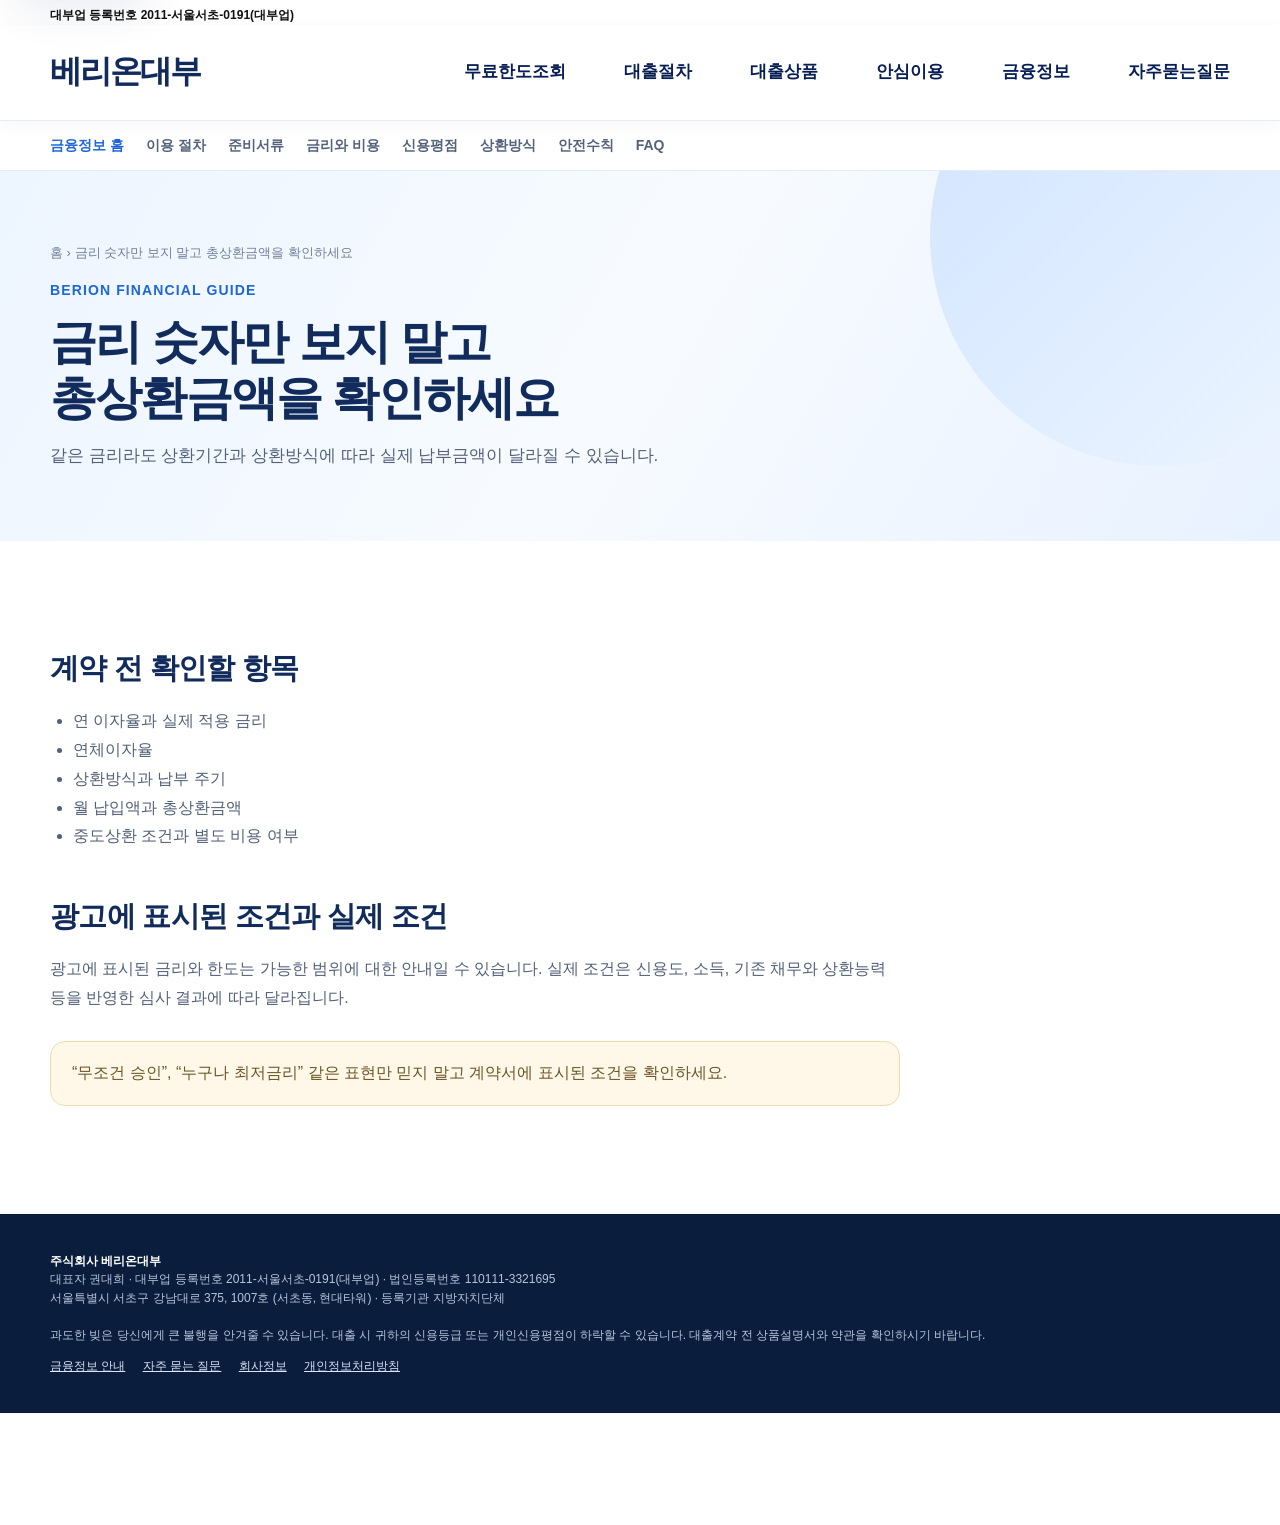
<file: guide/interest-rate.html>
<!doctype html>
<html lang="ko"><head>
<meta charset="utf-8"><meta name="viewport" content="width=device-width,initial-scale=1">
<title>대출 금리와 비용 확인 방법 | 베리온대부</title>
<meta name="description" content="표시 금리, 실제 적용 금리, 연체금리, 월 납입액과 총상환금액 등 계약 전 확인해야 할 항목을 안내합니다.">
<meta name="robots" content="index,follow,max-image-preview:large,max-snippet:-1">
<link rel="canonical" href="https://www.xn--ez-2j9i.kr/guide/interest-rate.html">
<meta property="og:type" content="article"><meta property="og:locale" content="ko_KR">
<meta property="og:site_name" content="베리온대부"><meta property="og:title" content="대출 금리와 비용 확인 방법 | 베리온대부">
<meta property="og:description" content="표시 금리, 실제 적용 금리, 연체금리, 월 납입액과 총상환금액 등 계약 전 확인해야 할 항목을 안내합니다."><meta property="og:url" content="https://www.xn--ez-2j9i.kr/guide/interest-rate.html">
<meta property="og:image" content="https://www.xn--ez-2j9i.kr/og-image.png">
<link rel="icon" href="../favicon.ico" sizes="any">
<link rel="icon" type="image/png" sizes="32x32" href="../favicon-32x32.png">
<link rel="apple-touch-icon" href="../apple-touch-icon.png">
<meta name="theme-color" content="#102b5c">

<style>
*{box-sizing:border-box}html{scroll-behavior:smooth}body{margin:0;font-family:Pretendard,"Noto Sans KR",Arial,sans-serif;color:#17233a;background:#fff;line-height:1.55}a{text-decoration:none;color:inherit}button,input,select{font:inherit}.wrap{width:min(1180px,calc(100% - 40px));margin:auto}.topbar{background:#0b1d3d;color:#d8e3f6;font-size:12px;padding:8px 0}.topbar .wrap{display:flex;justify-content:space-between;gap:18px;flex-wrap:wrap}.header{height:78px;border-bottom:1px solid #e7ebf2;background:rgba(255,255,255,.96);position:sticky;top:0;z-index:20}.header .wrap{height:100%;display:flex;align-items:center;justify-content:space-between}.brand{display:flex;align-items:center;gap:11px;font-size:24px;font-weight:900;color:#102b5c}.brand-mark{width:40px;height:40px;border-radius:13px;background:linear-gradient(135deg,#1f66d8,#0c2f6c);color:#fff;display:grid;place-items:center;font-size:22px}.nav{display:flex;gap:34px;font-weight:700;font-size:15px}.header-call{background:#102b5c;color:#fff;border-radius:999px;padding:11px 18px;font-weight:800}.hero{background:linear-gradient(120deg,#edf5ff 0%,#f7fbff 50%,#e8f1ff 100%);padding:74px 0;overflow:hidden;position:relative}.hero:after{content:"";position:absolute;width:520px;height:520px;border-radius:50%;background:linear-gradient(135deg,#cfe3ff,#eef6ff);right:-130px;top:-150px}.hero-grid{position:relative;z-index:1;display:grid;grid-template-columns:1.05fr .95fr;gap:48px;align-items:center}.eyebrow{color:#1f66d8;font-weight:900;letter-spacing:.08em;font-size:14px}.hero h1{font-size:53px;line-height:1.14;margin:14px 0 20px;letter-spacing:-2px;color:#102b5c}.hero h1 b{color:#1f66d8}.hero-copy{font-size:18px;color:#53627a;max-width:650px}.hero-points{display:flex;gap:12px;flex-wrap:wrap;margin:28px 0}.hero-points span{background:#fff;border:1px solid #dce7f7;border-radius:999px;padding:10px 14px;font-weight:800;color:#29436e}.hero-actions{display:flex;gap:12px}.btn{border:0;border-radius:12px;padding:15px 22px;font-weight:900;cursor:pointer}.btn-primary{background:#1f66d8;color:white}.btn-dark{background:#102b5c;color:#fff}.btn-light{background:#fff;color:#102b5c;border:1px solid #d7dfeb}.consult-card{background:#fff;border-radius:24px;padding:28px;box-shadow:0 22px 60px rgba(25,57,107,.15);border:1px solid #e5edf8}.consult-card h2{margin:0 0 5px;color:#102b5c}.consult-card p{margin:0 0 22px;color:#65758d;font-size:14px}.field{margin-bottom:12px}.field label{display:block;font-size:13px;font-weight:800;margin-bottom:6px}.field input,.field select{width:100%;height:48px;border:1px solid #d8e0ec;border-radius:10px;padding:0 13px;background:#fff}.agree{display:flex;align-items:flex-start;gap:8px;font-size:12px;color:#65758d;margin:13px 0}.submit{width:100%;height:52px;border:0;border-radius:11px;background:#1f66d8;color:#fff;font-weight:900;font-size:17px;cursor:pointer}.micro{font-size:11px;color:#8793a6;text-align:center;margin-top:10px}.status{background:#102b5c;color:white;padding:21px 0}.status-grid{display:grid;grid-template-columns:210px 1fr;gap:30px;align-items:center}.status-title{font-size:23px;font-weight:900}.status-title small{display:block;color:#a9bad6;font-size:11px;font-weight:500;margin-top:4px}.status-list{display:grid;grid-template-columns:repeat(3,1fr);gap:12px}.status-row{background:rgba(255,255,255,.08);border:1px solid rgba(255,255,255,.13);border-radius:12px;padding:12px 14px;display:grid;grid-template-columns:1fr auto;gap:2px 10px;animation:fadeIn .4s}.status-row .date{font-size:12px;color:#b8c8df}.status-row .amount{font-weight:900}.pill{grid-column:2;grid-row:1/3;align-self:center;background:#dce8ff;color:#123464;border-radius:999px;padding:4px 9px;font-size:11px;font-weight:900}@keyframes fadeIn{from{opacity:0;transform:translateY(5px)}}.section{padding:82px 0}.section-head{text-align:center;margin-bottom:38px}.section-head span{color:#1f66d8;font-weight:900;font-size:13px;letter-spacing:.08em}.section-head h2{font-size:37px;color:#102b5c;margin:9px 0}.section-head p{color:#6a778d;margin:0}.products{display:grid;grid-template-columns:repeat(3,1fr);gap:20px}.product{border:1px solid #e1e8f2;border-radius:20px;padding:28px;background:#fff;box-shadow:0 8px 24px rgba(20,50,90,.06)}.product-icon{width:48px;height:48px;border-radius:14px;background:#eaf2ff;color:#1f66d8;display:grid;place-items:center;font-weight:900;font-size:20px}.product h3{color:#102b5c;font-size:22px;margin:18px 0 8px}.product p{color:#67758a;font-size:14px}.product ul{padding-left:18px;color:#53627a;line-height:1.9;font-size:14px}.gray{background:#f6f9fd}.steps{display:grid;grid-template-columns:repeat(4,1fr);gap:18px}.step{background:white;border-radius:18px;padding:26px;border:1px solid #e4eaf2}.step .num{font-weight:900;color:#1f66d8;font-size:13px}.step h3{color:#102b5c;margin:12px 0 7px}.step p{color:#69768a;font-size:14px;margin:0}.trust{display:grid;grid-template-columns:1fr 1fr;gap:22px}.trust-card{border-radius:20px;padding:28px;background:#102b5c;color:white}.trust-card.light{background:#edf4ff;color:#102b5c}.trust-card h3{font-size:23px;margin-top:0}.trust-card p{color:#c3d0e4}.trust-card.light p{color:#5e6e85}.notice{background:#fff8e8;border:1px solid #f0dfb1;border-radius:18px;padding:25px;color:#6d5721;font-size:14px}.company{display:grid;grid-template-columns:1fr 1.4fr;gap:30px;align-items:start}.company-box{border:1px solid #e0e7f0;border-radius:18px;padding:25px}.company-box dl{display:grid;grid-template-columns:140px 1fr;margin:0}.company-box dt,.company-box dd{padding:9px 0;border-bottom:1px solid #edf0f5}.company-box dt{font-weight:800;color:#44546b}.company-box dd{margin:0;color:#657389}.footer{background:#0b1d3d;color:#b8c5da;padding:38px 0;font-size:12px}.footer strong{color:#fff}.floating{position:fixed;right:20px;bottom:20px;display:flex;flex-direction:column;gap:10px;z-index:30}.float-btn{border:0;border-radius:999px;padding:14px 18px;font-weight:900;box-shadow:0 10px 28px rgba(0,0,0,.2);cursor:pointer}.float-chat{background:#1f66d8;color:#fff}.float-call{background:#fff;color:#102b5c}.chat-panel{position:fixed;right:20px;bottom:132px;width:360px;max-width:calc(100vw - 40px);height:485px;background:#fff;border-radius:20px;box-shadow:0 20px 60px rgba(0,0,0,.25);z-index:40;display:none;overflow:hidden;border:1px solid #dce4ef}.chat-panel.open{display:flex;flex-direction:column}.chat-head{background:#102b5c;color:white;padding:16px 18px;display:flex;justify-content:space-between;font-weight:900}.chat-close{border:0;background:none;color:white;font-size:22px}.chat-messages{flex:1;background:#f5f7fb;padding:14px;overflow:auto}.msg{max-width:80%;padding:10px 12px;border-radius:14px;margin:7px 0;font-size:14px}.msg.user{margin-left:auto;background:#1f66d8;color:white}.msg.admin{background:white;border:1px solid #dbe3ef}.msg small{display:block;font-size:10px;opacity:.65;margin-top:4px}.system-note{text-align:center;color:#8090a6;font-size:12px;margin:10px}.chat-form{display:flex;gap:8px;padding:10px;border-top:1px solid #e4e9f0}.chat-form input{flex:1;height:42px;border:1px solid #d5deea;border-radius:10px;padding:0 12px}.chat-form button{border:0;border-radius:10px;background:#1f66d8;color:#fff;font-weight:900;padding:0 16px}.modal{position:fixed;inset:0;background:rgba(9,20,42,.55);display:none;place-items:center;z-index:50;padding:20px}.modal.open{display:grid}.modal-box{max-width:720px;max-height:80vh;overflow:auto;background:#fff;border-radius:20px;padding:28px}.modal-box h2{color:#102b5c}.modal-box pre{white-space:pre-wrap;font-family:inherit;color:#53627a;font-size:13px}.modal-close{float:right;border:0;background:#eef3fa;border-radius:9px;padding:8px 12px;font-weight:800}
@media(max-width:900px){.nav{display:none}.header-call{font-size:13px}.hero{padding:48px 0}.hero-grid{grid-template-columns:1fr}.hero h1{font-size:38px}.status-grid{grid-template-columns:1fr}.status-list{grid-template-columns:1fr}.products,.steps,.trust,.company{grid-template-columns:1fr}.company-box dl{grid-template-columns:110px 1fr}.topbar .wrap{font-size:10px}.section{padding:60px 0}}

.fixed-inquiry{position:fixed;left:0;right:0;bottom:0;z-index:45;background:linear-gradient(90deg,#e73308,#df4a08);color:#fff;box-shadow:0 -8px 28px rgba(10,25,55,.22);border-top:1px solid rgba(255,255,255,.35)}
.fixed-inquiry .wrap{display:grid;grid-template-columns:1.25fr 3.25fr;gap:22px;align-items:center;min-height:112px;padding:14px 0}
.fixed-copy strong{display:block;font-size:23px;line-height:1.25;letter-spacing:-.8px}.fixed-copy strong b{color:#ffe527}.fixed-copy span{font-size:12px;color:#ffe8de}
.fixed-form{display:grid;grid-template-columns:.8fr .95fr 1.55fr auto 1.15fr;gap:10px;align-items:center}.fixed-form input,.fixed-form select{height:45px;border:0;border-radius:10px;padding:0 12px;min-width:0}.fixed-agree{display:flex;gap:6px;align-items:center;font-size:11px;white-space:nowrap}.fixed-agree button{border:0;background:none;color:#fff;text-decoration:underline;padding:0;cursor:pointer}.fixed-submit{display:none}.fixed-badge{height:72px;border:0;border-radius:12px;background:#082c75;color:#fff;display:grid;place-items:center;text-align:center;font-weight:900;line-height:1.18;font-size:16px;padding:0 24px;cursor:pointer;white-space:nowrap;box-shadow:0 5px 14px rgba(4,28,79,.22)}.fixed-badge:hover{filter:brightness(1.08);transform:translateY(-1px)}.fixed-badge b{display:block;color:#ffec28;font-size:22px}.fixed-close{position:absolute;right:8px;top:6px;border:0;background:rgba(255,255,255,.18);color:#fff;width:27px;height:27px;border-radius:50%;cursor:pointer;font-weight:900}.fixed-open{display:none;position:fixed;left:50%;bottom:12px;transform:translateX(-50%);z-index:45;border:0;border-radius:999px;background:#e43d0a;color:#fff;padding:14px 22px;font-weight:900;box-shadow:0 8px 24px rgba(0,0,0,.25);cursor:pointer}body{padding-bottom:112px}
@media(max-width:980px){.fixed-inquiry .wrap{grid-template-columns:1fr;min-height:auto;padding:12px 0}.fixed-copy{grid-column:1}.fixed-form{grid-column:1;grid-template-columns:.85fr 1fr 1.5fr auto 1.1fr}.fixed-agree{white-space:normal}.fixed-badge{height:54px;min-width:165px;padding:0 18px}.fixed-badge b{font-size:20px}}
@media(max-width:680px){body{padding-bottom:230px}.fixed-inquiry .wrap{display:block;padding:11px 16px}.fixed-copy strong{font-size:18px}.fixed-copy span{display:none}.fixed-form{display:grid;grid-template-columns:1fr 1fr;gap:7px;margin-top:8px}.fixed-form select{grid-column:1/3}.fixed-agree{grid-column:1/3;white-space:normal}.fixed-badge{grid-column:1/3;height:50px;width:100%;padding:0 12px}.fixed-badge b{display:inline;font-size:19px;margin-left:5px}.fixed-form input,.fixed-form select{height:42px}.floating{bottom:245px}.chat-panel{bottom:295px}}

/* 참고 이미지형 메인 화면 */
.header{position:relative;top:auto;height:96px}.topbar{background:#fff;color:#111;padding:6px 0 0}.topbar .wrap{justify-content:flex-start;font-weight:700}.topbar .wrap span:last-child{display:none}.brand{font-size:32px;letter-spacing:-2px}.brand-mark{display:none}.nav{gap:58px;color:#071f55;font-size:17px}.header-call{display:none}
.reason-section{background:#fff7f1;padding:28px 0 48px}.reason-head{text-align:center;margin-bottom:30px}.reason-head p{font-size:18px;color:#695f59;margin:0 0 4px}.reason-head h1{margin:0;color:#2f2f2f;font-size:37px;letter-spacing:-2px}.reason-head h1 b{color:#e6400b}.reason-grid{display:grid;grid-template-columns:repeat(5,1fr);gap:20px}.reason-card{min-width:0}.reason-title{height:84px;border-radius:38px;background:linear-gradient(180deg,#ed430b,#d93608);color:#fff;display:flex;align-items:center;justify-content:center;text-align:center;font-size:19px;font-weight:900;line-height:1.45;padding:10px}.reason-body{height:210px;background:#fff;border-radius:25px 25px 0 0;margin-top:22px;display:flex;flex-direction:column;align-items:center;justify-content:center;text-align:center;padding:18px;box-shadow:0 5px 18px rgba(50,30,20,.06)}.reason-icon{font-size:50px;line-height:1;margin-bottom:15px;filter:grayscale(1)}.reason-body p{font-size:16px;margin:0;color:#333;line-height:1.65}.reason-body em{color:#ed3e0b;font-style:normal}.reason-bottom{height:82px;background:#655d59;color:#fff;border-radius:0 0 25px 25px;display:flex;align-items:center;justify-content:center;text-align:center;font-weight:900;font-size:16px;padding:10px}
.company-showcase{background:linear-gradient(90deg,#edf5ff,#f8fbff);padding:24px 0 38px}.company-showcase .company{align-items:center}.company-icons{display:flex;gap:22px;flex-wrap:wrap;margin-top:26px;color:#17478f;font-size:13px}.company-icons span{font-weight:700}.company-showcase .company-box{background:rgba(255,255,255,.75)}
body{padding-bottom:112px}.fixed-inquiry .wrap{grid-template-columns:1.45fr 3.55fr;min-height:118px}.fixed-form{grid-template-columns:.75fr 1fr 1.45fr 1.05fr 1.05fr}.fixed-form input,.fixed-form select{height:64px;font-size:17px}.fixed-badge{height:72px}.fixed-copy strong{font-size:22px}.floating{bottom:135px}
@media(max-width:1000px){.reason-grid{grid-template-columns:repeat(2,1fr)}.reason-card:last-child{grid-column:1/-1;max-width:420px;width:100%;margin:auto}.nav{gap:24px}.fixed-inquiry .wrap{grid-template-columns:1fr}.fixed-form{grid-template-columns:1fr 1fr 1.4fr}.fixed-agree{grid-column:1/3}.fixed-badge{grid-column:3}.fixed-inquiry .wrap{padding:10px 0;gap:8px}body{padding-bottom:205px}.floating{bottom:215px}}
@media(max-width:680px){.header{height:70px}.brand{font-size:24px}.reason-head h1{font-size:28px}.reason-head p{font-size:15px}.reason-grid{grid-template-columns:1fr}.reason-card:last-child{grid-column:auto}.reason-title{height:70px}.reason-body{height:180px}.fixed-form{grid-template-columns:1fr 1fr}.fixed-form select{grid-column:1/-1}.fixed-agree{grid-column:1/-1}.fixed-badge{grid-column:1/-1}.fixed-copy{display:none}body{padding-bottom:260px}.floating{bottom:270px}}


/* 완성도 개선 */
:root{--navy:#102b5c;--blue:#1f66d8;--orange:#ef3d00;--line:#e5eaf2;--shadow:0 18px 45px rgba(18,44,87,.10)}
.skip-link{position:fixed;left:16px;top:-60px;z-index:9999;background:#fff;color:var(--navy);padding:12px 16px;border-radius:10px;box-shadow:var(--shadow);font-weight:900}.skip-link:focus{top:16px}
.header{box-shadow:0 4px 18px rgba(12,39,82,.04);backdrop-filter:blur(12px)}
.brand-mark,.btn,.product,.step,.trust-card,.company-box,.benefit-card,.float-btn,.fixed-badge{transition:transform .25s ease,box-shadow .25s ease,border-color .25s ease,filter .25s ease}
.brand:hover .brand-mark{transform:rotate(-5deg) scale(1.05)}
.nav a{position:relative}.nav a:after{content:"";position:absolute;left:0;right:100%;bottom:-7px;height:2px;background:var(--blue);transition:right .25s}.nav a:hover:after{right:0}
.product:hover,.step:hover,.trust-card:hover,.company-box:hover,.benefit-card:hover{transform:translateY(-6px);box-shadow:var(--shadow);border-color:#cddbf0}
.btn:hover,.fixed-badge:hover,.float-btn:hover{transform:translateY(-2px);filter:brightness(1.04)}
.fixed-badge:disabled{opacity:.65;cursor:not-allowed;transform:none}.fixed-badge.loading b{font-size:0}.fixed-badge.loading b:after{content:"접수 중...";font-size:20px}
.reveal{opacity:0;transform:translateY(28px);transition:opacity .75s ease,transform .75s ease}.reveal.visible{opacity:1;transform:none}
.company-icons span{display:inline-flex;align-items:center;gap:6px;padding:8px 11px;border-radius:999px;background:#edf4ff}
.fixed-inquiry{box-shadow:0 -12px 35px rgba(34,45,70,.20)}
.fixed-form input,.fixed-form select{transition:border-color .2s,box-shadow .2s}.fixed-form input:focus,.fixed-form select:focus{outline:none;border-color:#fff;box-shadow:0 0 0 4px rgba(255,255,255,.22)}
.chat-panel{box-shadow:0 24px 70px rgba(10,32,68,.25)}
.float-chat{min-width:132px}
@media(max-width:900px){.nav{gap:18px}.topbar .wrap{justify-content:center;text-align:center}.company-icons{gap:7px}.company-icons span{font-size:12px}}
@media(max-width:680px){.header{height:66px}.brand{font-size:20px}.brand-mark{width:36px;height:36px}.nav{display:none}.section{padding:58px 0}.section-head h2{font-size:30px}.fixed-copy strong{font-size:18px}.floating{right:14px;bottom:205px}.float-chat{min-width:116px}.company-icons span{width:calc(50% - 4px);justify-content:center}.fixed-form input,.fixed-form select{min-width:0}}
@media(prefers-reduced-motion:reduce){*{scroll-behavior:auto!important;animation:none!important;transition:none!important}.reveal{opacity:1;transform:none}}

/* 맞춤상품 카드 */
.product-zone{background:#fff}.custom-products{display:grid;grid-template-columns:repeat(3,1fr);gap:20px}.custom-product{min-height:270px;background:#f3f5f8;border:1px solid #edf0f4;border-radius:18px;padding:28px;display:grid;grid-template-columns:1fr 120px;gap:14px;align-items:center;overflow:hidden;transition:transform .25s ease,box-shadow .25s ease,border-color .25s ease}.custom-product:hover{transform:translateY(-6px);box-shadow:var(--shadow);border-color:#d7e0ed}.cp-copy h3{margin:0 0 16px;color:#2854c5;font-size:23px;letter-spacing:-.7px}.cp-copy dl{margin:0}.cp-copy dl>div{display:grid;grid-template-columns:52px 1fr;gap:6px;margin:10px 0;font-size:15px}.cp-copy dt{color:#2854c5;font-weight:900}.cp-copy dd{margin:0;color:#404958;white-space:nowrap}.cp-btn{margin-top:16px;border:1px solid #9da9ba;background:#fff;color:#667386;border-radius:999px;padding:9px 22px;cursor:pointer;font-weight:800;transition:.2s}.cp-btn:hover{background:#2854c5;color:#fff;border-color:#2854c5}.cp-art{font-size:66px;text-align:center;filter:saturate(.85);transform:translateY(5px)}.product-caution{margin-top:20px;border-radius:13px;background:#f8fafc;border:1px solid #e6ebf2;padding:15px 18px;color:#68768b;font-size:13px;text-align:center}@media(max-width:1000px){.custom-products{grid-template-columns:repeat(2,1fr)}}@media(max-width:680px){.custom-products{grid-template-columns:1fr}.custom-product{grid-template-columns:1fr 95px;padding:22px;min-height:230px}.cp-art{font-size:52px}.cp-copy h3{font-size:21px}}


.info-hero{background:linear-gradient(120deg,#edf5ff 0%,#f7fbff 50%,#e8f1ff 100%);padding:72px 0;position:relative;overflow:hidden}
.info-hero:after{content:"";position:absolute;width:460px;height:460px;border-radius:50%;background:linear-gradient(135deg,#cfe3ff,#eef6ff);right:-110px;top:-165px}
.info-hero .wrap{position:relative;z-index:1}
.info-breadcrumb{font-size:13px;color:#718099;margin-bottom:17px}
.info-hero h1{font-size:47px;line-height:1.18;letter-spacing:-1.8px;color:#102b5c;margin:12px 0 18px}
.info-hero p{font-size:17px;color:#53627a;max-width:760px;margin:0}
.info-main{padding:62px 0 80px}
.info-content{max-width:850px}
.info-content h2{font-size:29px;color:#102b5c;letter-spacing:-.7px;margin:43px 0 13px}
.info-content h3{font-size:21px;color:#17396e;margin:30px 0 10px}
.info-content p,.info-content li{font-size:16px;color:#526078;line-height:1.8}
.info-content ul,.info-content ol{padding-left:23px}
.info-notice{background:#fff8e8;border:1px solid #eddcae;border-radius:15px;padding:19px 21px;color:#6a5524;margin:28px 0}
.info-panel{background:#f3f7fd;border:1px solid #dfe8f5;border-radius:18px;padding:24px;margin:28px 0}
.info-panel dl{display:grid;grid-template-columns:165px 1fr;margin:0}
.info-panel dt,.info-panel dd{padding:10px 0;border-bottom:1px solid #dfe7f1}
.info-panel dt{font-weight:900;color:#102b5c}.info-panel dd{margin:0;color:#56657c}
.guide-grid{display:grid;grid-template-columns:repeat(3,1fr);gap:18px}
.guide-card{background:#fff;border:1px solid #e1e8f2;border-radius:18px;padding:24px;box-shadow:0 10px 30px rgba(26,58,105,.06)}
.guide-card .num{width:42px;height:42px;border-radius:13px;background:#eaf2ff;color:#1f66d8;font-weight:900;display:grid;place-items:center;margin-bottom:18px}
.guide-card h2{font-size:22px;color:#102b5c;margin:0 0 10px}
.guide-card p{font-size:14px;color:#65738a;min-height:68px}
.guide-card a{display:inline-flex;margin-top:8px;color:#1f66d8;font-weight:900}
.faq-list details{background:#fff;border:1px solid #dfe7f1;border-radius:14px;padding:18px 20px;margin-bottom:12px}
.faq-list summary{cursor:pointer;font-weight:900;color:#102b5c;font-size:17px}
.faq-list details p{margin:14px 0 0}
.subnav{background:#fff;border-bottom:1px solid #e7ebf2}
.subnav .wrap{display:flex;gap:22px;overflow:auto;padding:14px 0;font-size:14px;font-weight:800;color:#53627a}
.subnav a.active,.subnav a:hover{color:#1f66d8}
.info-cta{margin-top:38px;background:#102b5c;color:#fff;border-radius:20px;padding:28px;display:flex;justify-content:space-between;align-items:center;gap:20px}
.info-cta h3{color:#fff;margin:0 0 5px}.info-cta p{color:#c8d5e8;margin:0}
.info-cta .btn{white-space:nowrap}
@media(max-width:900px){.guide-grid{grid-template-columns:1fr 1fr}.info-hero h1{font-size:39px}}
@media(max-width:650px){.guide-grid{grid-template-columns:1fr}.info-hero{padding:52px 0}.info-hero h1{font-size:32px}.info-panel dl{grid-template-columns:105px 1fr}.info-cta{display:block}.info-cta .btn{display:inline-flex;margin-top:18px}.header .nav{display:none}}
</style></head>
<body><a class="skip-link" href="#mainContent">본문 바로가기</a>
<div class="topbar"><div class="wrap"><span>대부업 등록번호 2011-서울서초-0191(대부업)</span><span>개인정보 보호 원칙에 따라 안전하게 상담을 접수합니다.</span></div></div>
<header class="header"><div class="wrap">
<a class="brand" href="../index.html">베리온대부</a>
<nav class="nav">
<a href="../index.html#fixedInquiry">무료한도조회</a>
<a href="../index.html#process">대출절차</a>
<a href="../index.html#products">대출상품</a>
<a href="../index.html#safety">안심이용</a>
<a href="../guide/">금융정보</a>
<a href="../faq.html">자주묻는질문</a>
</nav></div></header>
<div class="subnav"><div class="wrap">
<a href="../guide/" class="active">금융정보 홈</a>
<a href="../guide/loan-process.html">이용 절차</a>
<a href="../guide/required-documents.html">준비서류</a>
<a href="../guide/interest-rate.html">금리와 비용</a>
<a href="../guide/credit-score.html">신용평점</a>
<a href="../guide/repayment.html">상환방식</a>
<a href="../guide/safe-loan-guide.html">안전수칙</a>
<a href="../faq.html" class="">FAQ</a>
</div></div>
<section class="info-hero"><div class="wrap">
<div class="info-breadcrumb">홈 › 금리 숫자만 보지 말고 총상환금액을 확인하세요</div>
<div class="eyebrow">BERION FINANCIAL GUIDE</div>
<h1>금리 숫자만 보지 말고<br>총상환금액을 확인하세요</h1><p>같은 금리라도 상환기간과 상환방식에 따라 실제 납부금액이 달라질 수 있습니다.</p>
</div></section>
<main class="info-main" id="mainContent"><div class="wrap"><div class="info-content"><h2>계약 전 확인할 항목</h2><ul><li>연 이자율과 실제 적용 금리</li><li>연체이자율</li><li>상환방식과 납부 주기</li><li>월 납입액과 총상환금액</li><li>중도상환 조건과 별도 비용 여부</li></ul><h2>광고에 표시된 조건과 실제 조건</h2><p>광고에 표시된 금리와 한도는 가능한 범위에 대한 안내일 수 있습니다. 실제 조건은 신용도, 소득, 기존 채무와 상환능력 등을 반영한 심사 결과에 따라 달라집니다.</p><div class="info-notice">“무조건 승인”, “누구나 최저금리” 같은 표현만 믿지 말고 계약서에 표시된 조건을 확인하세요.</div></div></div></main>
<footer class="footer"><div class="wrap"><strong>주식회사 베리온대부</strong><br>
대표자 권대희 · 대부업 등록번호 2011-서울서초-0191(대부업) · 법인등록번호 110111-3321695<br>
서울특별시 서초구 강남대로 375, 1007호 (서초동, 현대타워) · 등록기관 지방자치단체<br><br>
과도한 빚은 당신에게 큰 불행을 안겨줄 수 있습니다. 대출 시 귀하의 신용등급 또는 개인신용평점이 하락할 수 있습니다. 대출계약 전 상품설명서와 약관을 확인하시기 바랍니다.
<div style="margin-top:12px">
<a href="../guide/" style="color:#d9e4f6;text-decoration:underline;margin-right:14px">금융정보 안내</a>
<a href="../faq.html" style="color:#d9e4f6;text-decoration:underline;margin-right:14px">자주 묻는 질문</a>
<a href="../company.html" style="color:#d9e4f6;text-decoration:underline;margin-right:14px">회사정보</a>
<a href="../index.html#privacyModal" style="color:#d9e4f6;text-decoration:underline">개인정보처리방침</a>
</div></div></footer>
</body></html>
</file>
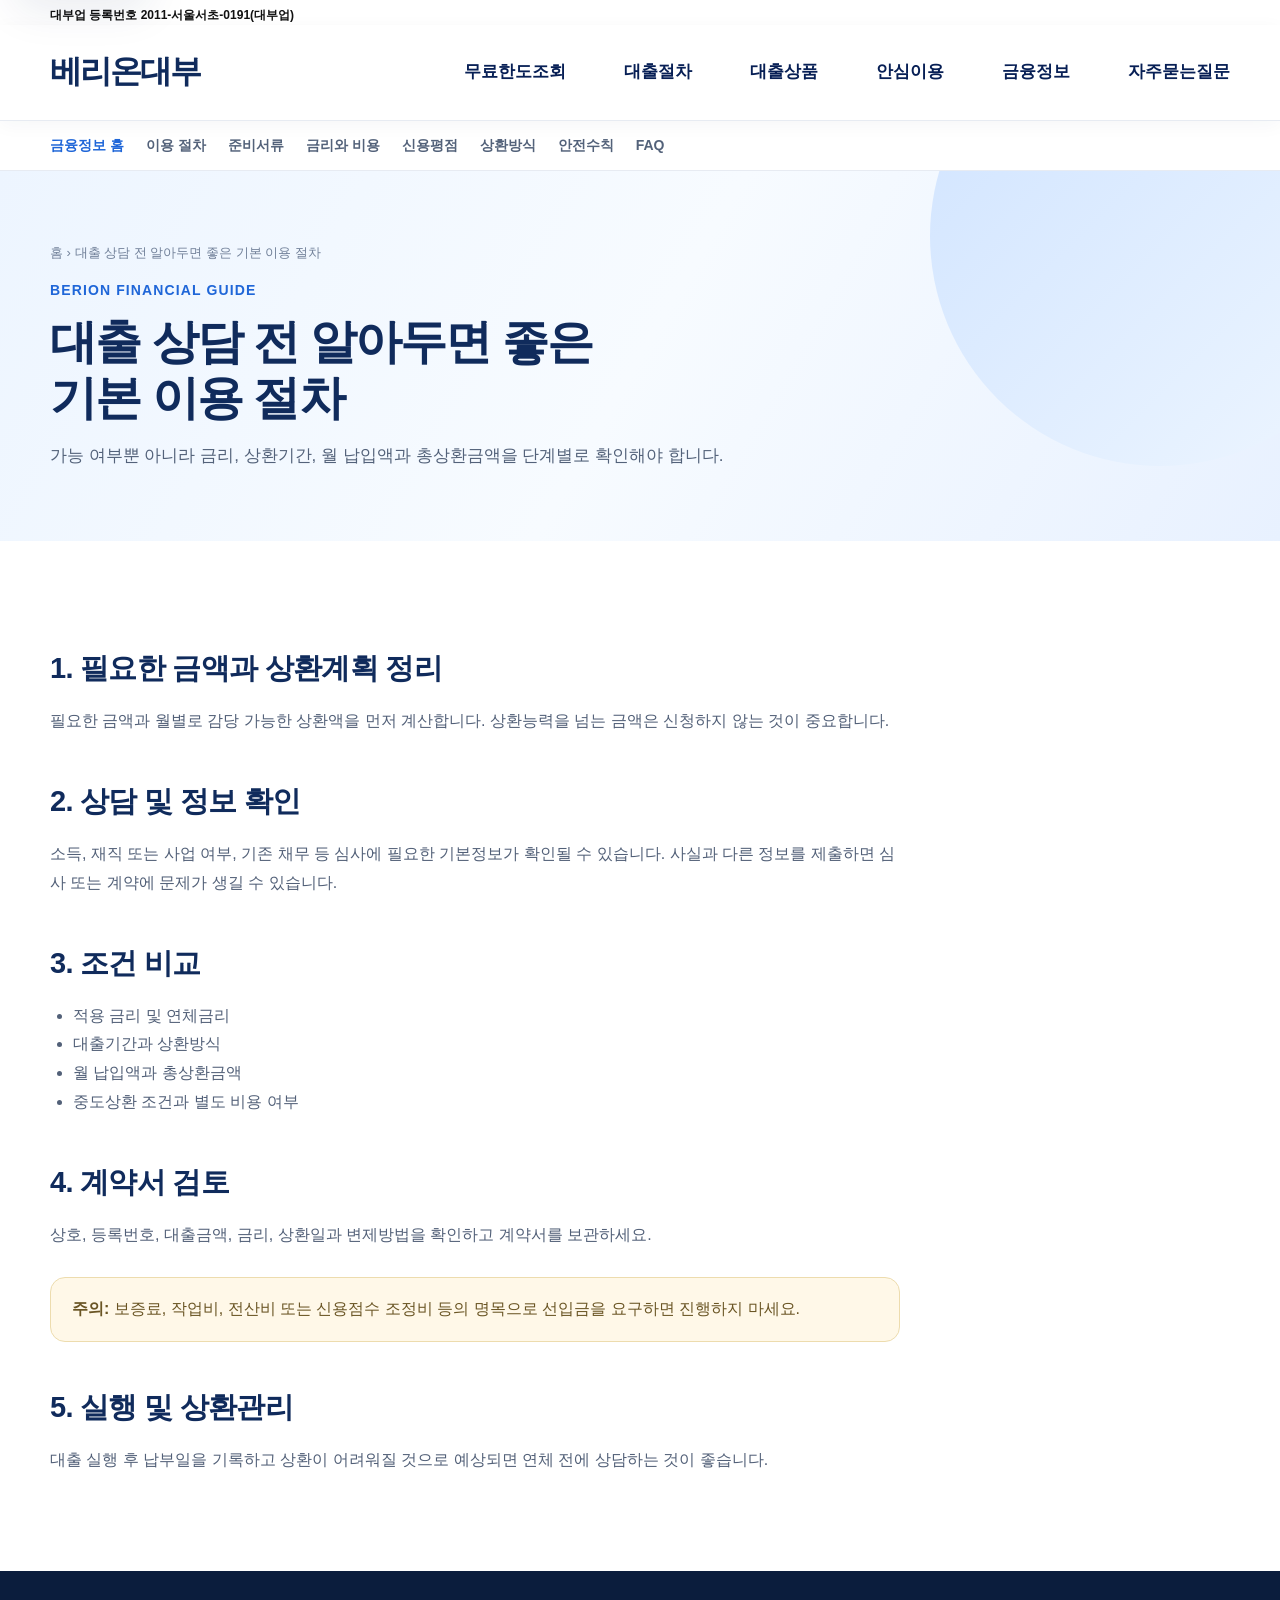
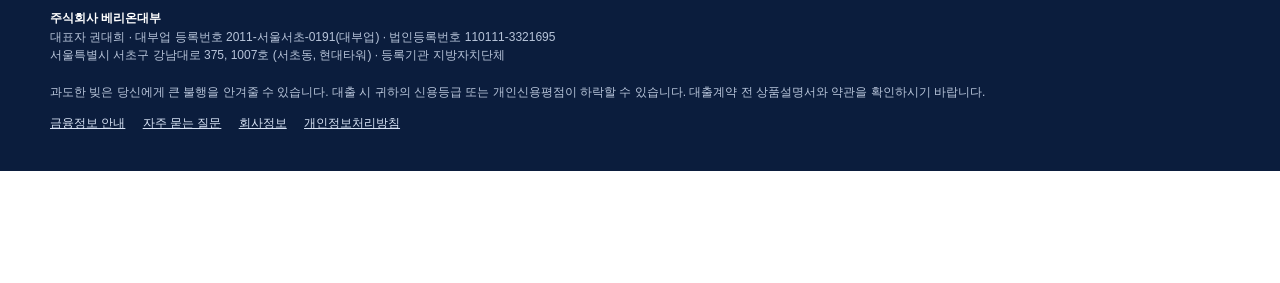
<file: guide/loan-process.html>
<!doctype html>
<html lang="ko"><head>
<meta charset="utf-8"><meta name="viewport" content="width=device-width,initial-scale=1">
<title>대출 상담 이용 절차 안내 | 베리온대부</title>
<meta name="description" content="상담 신청부터 계약조건 확인, 실행과 상환관리까지 일반적인 대출 이용 절차를 안내합니다.">
<meta name="robots" content="index,follow,max-image-preview:large,max-snippet:-1">
<link rel="canonical" href="https://www.xn--ez-2j9i.kr/guide/loan-process.html">
<meta property="og:type" content="article"><meta property="og:locale" content="ko_KR">
<meta property="og:site_name" content="베리온대부"><meta property="og:title" content="대출 상담 이용 절차 안내 | 베리온대부">
<meta property="og:description" content="상담 신청부터 계약조건 확인, 실행과 상환관리까지 일반적인 대출 이용 절차를 안내합니다."><meta property="og:url" content="https://www.xn--ez-2j9i.kr/guide/loan-process.html">
<meta property="og:image" content="https://www.xn--ez-2j9i.kr/og-image.png">
<link rel="icon" href="../favicon.ico" sizes="any">
<link rel="icon" type="image/png" sizes="32x32" href="../favicon-32x32.png">
<link rel="apple-touch-icon" href="../apple-touch-icon.png">
<meta name="theme-color" content="#102b5c">

<style>
*{box-sizing:border-box}html{scroll-behavior:smooth}body{margin:0;font-family:Pretendard,"Noto Sans KR",Arial,sans-serif;color:#17233a;background:#fff;line-height:1.55}a{text-decoration:none;color:inherit}button,input,select{font:inherit}.wrap{width:min(1180px,calc(100% - 40px));margin:auto}.topbar{background:#0b1d3d;color:#d8e3f6;font-size:12px;padding:8px 0}.topbar .wrap{display:flex;justify-content:space-between;gap:18px;flex-wrap:wrap}.header{height:78px;border-bottom:1px solid #e7ebf2;background:rgba(255,255,255,.96);position:sticky;top:0;z-index:20}.header .wrap{height:100%;display:flex;align-items:center;justify-content:space-between}.brand{display:flex;align-items:center;gap:11px;font-size:24px;font-weight:900;color:#102b5c}.brand-mark{width:40px;height:40px;border-radius:13px;background:linear-gradient(135deg,#1f66d8,#0c2f6c);color:#fff;display:grid;place-items:center;font-size:22px}.nav{display:flex;gap:34px;font-weight:700;font-size:15px}.header-call{background:#102b5c;color:#fff;border-radius:999px;padding:11px 18px;font-weight:800}.hero{background:linear-gradient(120deg,#edf5ff 0%,#f7fbff 50%,#e8f1ff 100%);padding:74px 0;overflow:hidden;position:relative}.hero:after{content:"";position:absolute;width:520px;height:520px;border-radius:50%;background:linear-gradient(135deg,#cfe3ff,#eef6ff);right:-130px;top:-150px}.hero-grid{position:relative;z-index:1;display:grid;grid-template-columns:1.05fr .95fr;gap:48px;align-items:center}.eyebrow{color:#1f66d8;font-weight:900;letter-spacing:.08em;font-size:14px}.hero h1{font-size:53px;line-height:1.14;margin:14px 0 20px;letter-spacing:-2px;color:#102b5c}.hero h1 b{color:#1f66d8}.hero-copy{font-size:18px;color:#53627a;max-width:650px}.hero-points{display:flex;gap:12px;flex-wrap:wrap;margin:28px 0}.hero-points span{background:#fff;border:1px solid #dce7f7;border-radius:999px;padding:10px 14px;font-weight:800;color:#29436e}.hero-actions{display:flex;gap:12px}.btn{border:0;border-radius:12px;padding:15px 22px;font-weight:900;cursor:pointer}.btn-primary{background:#1f66d8;color:white}.btn-dark{background:#102b5c;color:#fff}.btn-light{background:#fff;color:#102b5c;border:1px solid #d7dfeb}.consult-card{background:#fff;border-radius:24px;padding:28px;box-shadow:0 22px 60px rgba(25,57,107,.15);border:1px solid #e5edf8}.consult-card h2{margin:0 0 5px;color:#102b5c}.consult-card p{margin:0 0 22px;color:#65758d;font-size:14px}.field{margin-bottom:12px}.field label{display:block;font-size:13px;font-weight:800;margin-bottom:6px}.field input,.field select{width:100%;height:48px;border:1px solid #d8e0ec;border-radius:10px;padding:0 13px;background:#fff}.agree{display:flex;align-items:flex-start;gap:8px;font-size:12px;color:#65758d;margin:13px 0}.submit{width:100%;height:52px;border:0;border-radius:11px;background:#1f66d8;color:#fff;font-weight:900;font-size:17px;cursor:pointer}.micro{font-size:11px;color:#8793a6;text-align:center;margin-top:10px}.status{background:#102b5c;color:white;padding:21px 0}.status-grid{display:grid;grid-template-columns:210px 1fr;gap:30px;align-items:center}.status-title{font-size:23px;font-weight:900}.status-title small{display:block;color:#a9bad6;font-size:11px;font-weight:500;margin-top:4px}.status-list{display:grid;grid-template-columns:repeat(3,1fr);gap:12px}.status-row{background:rgba(255,255,255,.08);border:1px solid rgba(255,255,255,.13);border-radius:12px;padding:12px 14px;display:grid;grid-template-columns:1fr auto;gap:2px 10px;animation:fadeIn .4s}.status-row .date{font-size:12px;color:#b8c8df}.status-row .amount{font-weight:900}.pill{grid-column:2;grid-row:1/3;align-self:center;background:#dce8ff;color:#123464;border-radius:999px;padding:4px 9px;font-size:11px;font-weight:900}@keyframes fadeIn{from{opacity:0;transform:translateY(5px)}}.section{padding:82px 0}.section-head{text-align:center;margin-bottom:38px}.section-head span{color:#1f66d8;font-weight:900;font-size:13px;letter-spacing:.08em}.section-head h2{font-size:37px;color:#102b5c;margin:9px 0}.section-head p{color:#6a778d;margin:0}.products{display:grid;grid-template-columns:repeat(3,1fr);gap:20px}.product{border:1px solid #e1e8f2;border-radius:20px;padding:28px;background:#fff;box-shadow:0 8px 24px rgba(20,50,90,.06)}.product-icon{width:48px;height:48px;border-radius:14px;background:#eaf2ff;color:#1f66d8;display:grid;place-items:center;font-weight:900;font-size:20px}.product h3{color:#102b5c;font-size:22px;margin:18px 0 8px}.product p{color:#67758a;font-size:14px}.product ul{padding-left:18px;color:#53627a;line-height:1.9;font-size:14px}.gray{background:#f6f9fd}.steps{display:grid;grid-template-columns:repeat(4,1fr);gap:18px}.step{background:white;border-radius:18px;padding:26px;border:1px solid #e4eaf2}.step .num{font-weight:900;color:#1f66d8;font-size:13px}.step h3{color:#102b5c;margin:12px 0 7px}.step p{color:#69768a;font-size:14px;margin:0}.trust{display:grid;grid-template-columns:1fr 1fr;gap:22px}.trust-card{border-radius:20px;padding:28px;background:#102b5c;color:white}.trust-card.light{background:#edf4ff;color:#102b5c}.trust-card h3{font-size:23px;margin-top:0}.trust-card p{color:#c3d0e4}.trust-card.light p{color:#5e6e85}.notice{background:#fff8e8;border:1px solid #f0dfb1;border-radius:18px;padding:25px;color:#6d5721;font-size:14px}.company{display:grid;grid-template-columns:1fr 1.4fr;gap:30px;align-items:start}.company-box{border:1px solid #e0e7f0;border-radius:18px;padding:25px}.company-box dl{display:grid;grid-template-columns:140px 1fr;margin:0}.company-box dt,.company-box dd{padding:9px 0;border-bottom:1px solid #edf0f5}.company-box dt{font-weight:800;color:#44546b}.company-box dd{margin:0;color:#657389}.footer{background:#0b1d3d;color:#b8c5da;padding:38px 0;font-size:12px}.footer strong{color:#fff}.floating{position:fixed;right:20px;bottom:20px;display:flex;flex-direction:column;gap:10px;z-index:30}.float-btn{border:0;border-radius:999px;padding:14px 18px;font-weight:900;box-shadow:0 10px 28px rgba(0,0,0,.2);cursor:pointer}.float-chat{background:#1f66d8;color:#fff}.float-call{background:#fff;color:#102b5c}.chat-panel{position:fixed;right:20px;bottom:132px;width:360px;max-width:calc(100vw - 40px);height:485px;background:#fff;border-radius:20px;box-shadow:0 20px 60px rgba(0,0,0,.25);z-index:40;display:none;overflow:hidden;border:1px solid #dce4ef}.chat-panel.open{display:flex;flex-direction:column}.chat-head{background:#102b5c;color:white;padding:16px 18px;display:flex;justify-content:space-between;font-weight:900}.chat-close{border:0;background:none;color:white;font-size:22px}.chat-messages{flex:1;background:#f5f7fb;padding:14px;overflow:auto}.msg{max-width:80%;padding:10px 12px;border-radius:14px;margin:7px 0;font-size:14px}.msg.user{margin-left:auto;background:#1f66d8;color:white}.msg.admin{background:white;border:1px solid #dbe3ef}.msg small{display:block;font-size:10px;opacity:.65;margin-top:4px}.system-note{text-align:center;color:#8090a6;font-size:12px;margin:10px}.chat-form{display:flex;gap:8px;padding:10px;border-top:1px solid #e4e9f0}.chat-form input{flex:1;height:42px;border:1px solid #d5deea;border-radius:10px;padding:0 12px}.chat-form button{border:0;border-radius:10px;background:#1f66d8;color:#fff;font-weight:900;padding:0 16px}.modal{position:fixed;inset:0;background:rgba(9,20,42,.55);display:none;place-items:center;z-index:50;padding:20px}.modal.open{display:grid}.modal-box{max-width:720px;max-height:80vh;overflow:auto;background:#fff;border-radius:20px;padding:28px}.modal-box h2{color:#102b5c}.modal-box pre{white-space:pre-wrap;font-family:inherit;color:#53627a;font-size:13px}.modal-close{float:right;border:0;background:#eef3fa;border-radius:9px;padding:8px 12px;font-weight:800}
@media(max-width:900px){.nav{display:none}.header-call{font-size:13px}.hero{padding:48px 0}.hero-grid{grid-template-columns:1fr}.hero h1{font-size:38px}.status-grid{grid-template-columns:1fr}.status-list{grid-template-columns:1fr}.products,.steps,.trust,.company{grid-template-columns:1fr}.company-box dl{grid-template-columns:110px 1fr}.topbar .wrap{font-size:10px}.section{padding:60px 0}}

.fixed-inquiry{position:fixed;left:0;right:0;bottom:0;z-index:45;background:linear-gradient(90deg,#e73308,#df4a08);color:#fff;box-shadow:0 -8px 28px rgba(10,25,55,.22);border-top:1px solid rgba(255,255,255,.35)}
.fixed-inquiry .wrap{display:grid;grid-template-columns:1.25fr 3.25fr;gap:22px;align-items:center;min-height:112px;padding:14px 0}
.fixed-copy strong{display:block;font-size:23px;line-height:1.25;letter-spacing:-.8px}.fixed-copy strong b{color:#ffe527}.fixed-copy span{font-size:12px;color:#ffe8de}
.fixed-form{display:grid;grid-template-columns:.8fr .95fr 1.55fr auto 1.15fr;gap:10px;align-items:center}.fixed-form input,.fixed-form select{height:45px;border:0;border-radius:10px;padding:0 12px;min-width:0}.fixed-agree{display:flex;gap:6px;align-items:center;font-size:11px;white-space:nowrap}.fixed-agree button{border:0;background:none;color:#fff;text-decoration:underline;padding:0;cursor:pointer}.fixed-submit{display:none}.fixed-badge{height:72px;border:0;border-radius:12px;background:#082c75;color:#fff;display:grid;place-items:center;text-align:center;font-weight:900;line-height:1.18;font-size:16px;padding:0 24px;cursor:pointer;white-space:nowrap;box-shadow:0 5px 14px rgba(4,28,79,.22)}.fixed-badge:hover{filter:brightness(1.08);transform:translateY(-1px)}.fixed-badge b{display:block;color:#ffec28;font-size:22px}.fixed-close{position:absolute;right:8px;top:6px;border:0;background:rgba(255,255,255,.18);color:#fff;width:27px;height:27px;border-radius:50%;cursor:pointer;font-weight:900}.fixed-open{display:none;position:fixed;left:50%;bottom:12px;transform:translateX(-50%);z-index:45;border:0;border-radius:999px;background:#e43d0a;color:#fff;padding:14px 22px;font-weight:900;box-shadow:0 8px 24px rgba(0,0,0,.25);cursor:pointer}body{padding-bottom:112px}
@media(max-width:980px){.fixed-inquiry .wrap{grid-template-columns:1fr;min-height:auto;padding:12px 0}.fixed-copy{grid-column:1}.fixed-form{grid-column:1;grid-template-columns:.85fr 1fr 1.5fr auto 1.1fr}.fixed-agree{white-space:normal}.fixed-badge{height:54px;min-width:165px;padding:0 18px}.fixed-badge b{font-size:20px}}
@media(max-width:680px){body{padding-bottom:230px}.fixed-inquiry .wrap{display:block;padding:11px 16px}.fixed-copy strong{font-size:18px}.fixed-copy span{display:none}.fixed-form{display:grid;grid-template-columns:1fr 1fr;gap:7px;margin-top:8px}.fixed-form select{grid-column:1/3}.fixed-agree{grid-column:1/3;white-space:normal}.fixed-badge{grid-column:1/3;height:50px;width:100%;padding:0 12px}.fixed-badge b{display:inline;font-size:19px;margin-left:5px}.fixed-form input,.fixed-form select{height:42px}.floating{bottom:245px}.chat-panel{bottom:295px}}

/* 참고 이미지형 메인 화면 */
.header{position:relative;top:auto;height:96px}.topbar{background:#fff;color:#111;padding:6px 0 0}.topbar .wrap{justify-content:flex-start;font-weight:700}.topbar .wrap span:last-child{display:none}.brand{font-size:32px;letter-spacing:-2px}.brand-mark{display:none}.nav{gap:58px;color:#071f55;font-size:17px}.header-call{display:none}
.reason-section{background:#fff7f1;padding:28px 0 48px}.reason-head{text-align:center;margin-bottom:30px}.reason-head p{font-size:18px;color:#695f59;margin:0 0 4px}.reason-head h1{margin:0;color:#2f2f2f;font-size:37px;letter-spacing:-2px}.reason-head h1 b{color:#e6400b}.reason-grid{display:grid;grid-template-columns:repeat(5,1fr);gap:20px}.reason-card{min-width:0}.reason-title{height:84px;border-radius:38px;background:linear-gradient(180deg,#ed430b,#d93608);color:#fff;display:flex;align-items:center;justify-content:center;text-align:center;font-size:19px;font-weight:900;line-height:1.45;padding:10px}.reason-body{height:210px;background:#fff;border-radius:25px 25px 0 0;margin-top:22px;display:flex;flex-direction:column;align-items:center;justify-content:center;text-align:center;padding:18px;box-shadow:0 5px 18px rgba(50,30,20,.06)}.reason-icon{font-size:50px;line-height:1;margin-bottom:15px;filter:grayscale(1)}.reason-body p{font-size:16px;margin:0;color:#333;line-height:1.65}.reason-body em{color:#ed3e0b;font-style:normal}.reason-bottom{height:82px;background:#655d59;color:#fff;border-radius:0 0 25px 25px;display:flex;align-items:center;justify-content:center;text-align:center;font-weight:900;font-size:16px;padding:10px}
.company-showcase{background:linear-gradient(90deg,#edf5ff,#f8fbff);padding:24px 0 38px}.company-showcase .company{align-items:center}.company-icons{display:flex;gap:22px;flex-wrap:wrap;margin-top:26px;color:#17478f;font-size:13px}.company-icons span{font-weight:700}.company-showcase .company-box{background:rgba(255,255,255,.75)}
body{padding-bottom:112px}.fixed-inquiry .wrap{grid-template-columns:1.45fr 3.55fr;min-height:118px}.fixed-form{grid-template-columns:.75fr 1fr 1.45fr 1.05fr 1.05fr}.fixed-form input,.fixed-form select{height:64px;font-size:17px}.fixed-badge{height:72px}.fixed-copy strong{font-size:22px}.floating{bottom:135px}
@media(max-width:1000px){.reason-grid{grid-template-columns:repeat(2,1fr)}.reason-card:last-child{grid-column:1/-1;max-width:420px;width:100%;margin:auto}.nav{gap:24px}.fixed-inquiry .wrap{grid-template-columns:1fr}.fixed-form{grid-template-columns:1fr 1fr 1.4fr}.fixed-agree{grid-column:1/3}.fixed-badge{grid-column:3}.fixed-inquiry .wrap{padding:10px 0;gap:8px}body{padding-bottom:205px}.floating{bottom:215px}}
@media(max-width:680px){.header{height:70px}.brand{font-size:24px}.reason-head h1{font-size:28px}.reason-head p{font-size:15px}.reason-grid{grid-template-columns:1fr}.reason-card:last-child{grid-column:auto}.reason-title{height:70px}.reason-body{height:180px}.fixed-form{grid-template-columns:1fr 1fr}.fixed-form select{grid-column:1/-1}.fixed-agree{grid-column:1/-1}.fixed-badge{grid-column:1/-1}.fixed-copy{display:none}body{padding-bottom:260px}.floating{bottom:270px}}


/* 완성도 개선 */
:root{--navy:#102b5c;--blue:#1f66d8;--orange:#ef3d00;--line:#e5eaf2;--shadow:0 18px 45px rgba(18,44,87,.10)}
.skip-link{position:fixed;left:16px;top:-60px;z-index:9999;background:#fff;color:var(--navy);padding:12px 16px;border-radius:10px;box-shadow:var(--shadow);font-weight:900}.skip-link:focus{top:16px}
.header{box-shadow:0 4px 18px rgba(12,39,82,.04);backdrop-filter:blur(12px)}
.brand-mark,.btn,.product,.step,.trust-card,.company-box,.benefit-card,.float-btn,.fixed-badge{transition:transform .25s ease,box-shadow .25s ease,border-color .25s ease,filter .25s ease}
.brand:hover .brand-mark{transform:rotate(-5deg) scale(1.05)}
.nav a{position:relative}.nav a:after{content:"";position:absolute;left:0;right:100%;bottom:-7px;height:2px;background:var(--blue);transition:right .25s}.nav a:hover:after{right:0}
.product:hover,.step:hover,.trust-card:hover,.company-box:hover,.benefit-card:hover{transform:translateY(-6px);box-shadow:var(--shadow);border-color:#cddbf0}
.btn:hover,.fixed-badge:hover,.float-btn:hover{transform:translateY(-2px);filter:brightness(1.04)}
.fixed-badge:disabled{opacity:.65;cursor:not-allowed;transform:none}.fixed-badge.loading b{font-size:0}.fixed-badge.loading b:after{content:"접수 중...";font-size:20px}
.reveal{opacity:0;transform:translateY(28px);transition:opacity .75s ease,transform .75s ease}.reveal.visible{opacity:1;transform:none}
.company-icons span{display:inline-flex;align-items:center;gap:6px;padding:8px 11px;border-radius:999px;background:#edf4ff}
.fixed-inquiry{box-shadow:0 -12px 35px rgba(34,45,70,.20)}
.fixed-form input,.fixed-form select{transition:border-color .2s,box-shadow .2s}.fixed-form input:focus,.fixed-form select:focus{outline:none;border-color:#fff;box-shadow:0 0 0 4px rgba(255,255,255,.22)}
.chat-panel{box-shadow:0 24px 70px rgba(10,32,68,.25)}
.float-chat{min-width:132px}
@media(max-width:900px){.nav{gap:18px}.topbar .wrap{justify-content:center;text-align:center}.company-icons{gap:7px}.company-icons span{font-size:12px}}
@media(max-width:680px){.header{height:66px}.brand{font-size:20px}.brand-mark{width:36px;height:36px}.nav{display:none}.section{padding:58px 0}.section-head h2{font-size:30px}.fixed-copy strong{font-size:18px}.floating{right:14px;bottom:205px}.float-chat{min-width:116px}.company-icons span{width:calc(50% - 4px);justify-content:center}.fixed-form input,.fixed-form select{min-width:0}}
@media(prefers-reduced-motion:reduce){*{scroll-behavior:auto!important;animation:none!important;transition:none!important}.reveal{opacity:1;transform:none}}

/* 맞춤상품 카드 */
.product-zone{background:#fff}.custom-products{display:grid;grid-template-columns:repeat(3,1fr);gap:20px}.custom-product{min-height:270px;background:#f3f5f8;border:1px solid #edf0f4;border-radius:18px;padding:28px;display:grid;grid-template-columns:1fr 120px;gap:14px;align-items:center;overflow:hidden;transition:transform .25s ease,box-shadow .25s ease,border-color .25s ease}.custom-product:hover{transform:translateY(-6px);box-shadow:var(--shadow);border-color:#d7e0ed}.cp-copy h3{margin:0 0 16px;color:#2854c5;font-size:23px;letter-spacing:-.7px}.cp-copy dl{margin:0}.cp-copy dl>div{display:grid;grid-template-columns:52px 1fr;gap:6px;margin:10px 0;font-size:15px}.cp-copy dt{color:#2854c5;font-weight:900}.cp-copy dd{margin:0;color:#404958;white-space:nowrap}.cp-btn{margin-top:16px;border:1px solid #9da9ba;background:#fff;color:#667386;border-radius:999px;padding:9px 22px;cursor:pointer;font-weight:800;transition:.2s}.cp-btn:hover{background:#2854c5;color:#fff;border-color:#2854c5}.cp-art{font-size:66px;text-align:center;filter:saturate(.85);transform:translateY(5px)}.product-caution{margin-top:20px;border-radius:13px;background:#f8fafc;border:1px solid #e6ebf2;padding:15px 18px;color:#68768b;font-size:13px;text-align:center}@media(max-width:1000px){.custom-products{grid-template-columns:repeat(2,1fr)}}@media(max-width:680px){.custom-products{grid-template-columns:1fr}.custom-product{grid-template-columns:1fr 95px;padding:22px;min-height:230px}.cp-art{font-size:52px}.cp-copy h3{font-size:21px}}


.info-hero{background:linear-gradient(120deg,#edf5ff 0%,#f7fbff 50%,#e8f1ff 100%);padding:72px 0;position:relative;overflow:hidden}
.info-hero:after{content:"";position:absolute;width:460px;height:460px;border-radius:50%;background:linear-gradient(135deg,#cfe3ff,#eef6ff);right:-110px;top:-165px}
.info-hero .wrap{position:relative;z-index:1}
.info-breadcrumb{font-size:13px;color:#718099;margin-bottom:17px}
.info-hero h1{font-size:47px;line-height:1.18;letter-spacing:-1.8px;color:#102b5c;margin:12px 0 18px}
.info-hero p{font-size:17px;color:#53627a;max-width:760px;margin:0}
.info-main{padding:62px 0 80px}
.info-content{max-width:850px}
.info-content h2{font-size:29px;color:#102b5c;letter-spacing:-.7px;margin:43px 0 13px}
.info-content h3{font-size:21px;color:#17396e;margin:30px 0 10px}
.info-content p,.info-content li{font-size:16px;color:#526078;line-height:1.8}
.info-content ul,.info-content ol{padding-left:23px}
.info-notice{background:#fff8e8;border:1px solid #eddcae;border-radius:15px;padding:19px 21px;color:#6a5524;margin:28px 0}
.info-panel{background:#f3f7fd;border:1px solid #dfe8f5;border-radius:18px;padding:24px;margin:28px 0}
.info-panel dl{display:grid;grid-template-columns:165px 1fr;margin:0}
.info-panel dt,.info-panel dd{padding:10px 0;border-bottom:1px solid #dfe7f1}
.info-panel dt{font-weight:900;color:#102b5c}.info-panel dd{margin:0;color:#56657c}
.guide-grid{display:grid;grid-template-columns:repeat(3,1fr);gap:18px}
.guide-card{background:#fff;border:1px solid #e1e8f2;border-radius:18px;padding:24px;box-shadow:0 10px 30px rgba(26,58,105,.06)}
.guide-card .num{width:42px;height:42px;border-radius:13px;background:#eaf2ff;color:#1f66d8;font-weight:900;display:grid;place-items:center;margin-bottom:18px}
.guide-card h2{font-size:22px;color:#102b5c;margin:0 0 10px}
.guide-card p{font-size:14px;color:#65738a;min-height:68px}
.guide-card a{display:inline-flex;margin-top:8px;color:#1f66d8;font-weight:900}
.faq-list details{background:#fff;border:1px solid #dfe7f1;border-radius:14px;padding:18px 20px;margin-bottom:12px}
.faq-list summary{cursor:pointer;font-weight:900;color:#102b5c;font-size:17px}
.faq-list details p{margin:14px 0 0}
.subnav{background:#fff;border-bottom:1px solid #e7ebf2}
.subnav .wrap{display:flex;gap:22px;overflow:auto;padding:14px 0;font-size:14px;font-weight:800;color:#53627a}
.subnav a.active,.subnav a:hover{color:#1f66d8}
.info-cta{margin-top:38px;background:#102b5c;color:#fff;border-radius:20px;padding:28px;display:flex;justify-content:space-between;align-items:center;gap:20px}
.info-cta h3{color:#fff;margin:0 0 5px}.info-cta p{color:#c8d5e8;margin:0}
.info-cta .btn{white-space:nowrap}
@media(max-width:900px){.guide-grid{grid-template-columns:1fr 1fr}.info-hero h1{font-size:39px}}
@media(max-width:650px){.guide-grid{grid-template-columns:1fr}.info-hero{padding:52px 0}.info-hero h1{font-size:32px}.info-panel dl{grid-template-columns:105px 1fr}.info-cta{display:block}.info-cta .btn{display:inline-flex;margin-top:18px}.header .nav{display:none}}
</style></head>
<body><a class="skip-link" href="#mainContent">본문 바로가기</a>
<div class="topbar"><div class="wrap"><span>대부업 등록번호 2011-서울서초-0191(대부업)</span><span>개인정보 보호 원칙에 따라 안전하게 상담을 접수합니다.</span></div></div>
<header class="header"><div class="wrap">
<a class="brand" href="../index.html">베리온대부</a>
<nav class="nav">
<a href="../index.html#fixedInquiry">무료한도조회</a>
<a href="../index.html#process">대출절차</a>
<a href="../index.html#products">대출상품</a>
<a href="../index.html#safety">안심이용</a>
<a href="../guide/">금융정보</a>
<a href="../faq.html">자주묻는질문</a>
</nav></div></header>
<div class="subnav"><div class="wrap">
<a href="../guide/" class="active">금융정보 홈</a>
<a href="../guide/loan-process.html">이용 절차</a>
<a href="../guide/required-documents.html">준비서류</a>
<a href="../guide/interest-rate.html">금리와 비용</a>
<a href="../guide/credit-score.html">신용평점</a>
<a href="../guide/repayment.html">상환방식</a>
<a href="../guide/safe-loan-guide.html">안전수칙</a>
<a href="../faq.html" class="">FAQ</a>
</div></div>
<section class="info-hero"><div class="wrap">
<div class="info-breadcrumb">홈 › 대출 상담 전 알아두면 좋은 기본 이용 절차</div>
<div class="eyebrow">BERION FINANCIAL GUIDE</div>
<h1>대출 상담 전 알아두면 좋은<br>기본 이용 절차</h1><p>가능 여부뿐 아니라 금리, 상환기간, 월 납입액과 총상환금액을 단계별로 확인해야 합니다.</p>
</div></section>
<main class="info-main" id="mainContent"><div class="wrap"><div class="info-content"><h2>1. 필요한 금액과 상환계획 정리</h2><p>필요한 금액과 월별로 감당 가능한 상환액을 먼저 계산합니다. 상환능력을 넘는 금액은 신청하지 않는 것이 중요합니다.</p><h2>2. 상담 및 정보 확인</h2><p>소득, 재직 또는 사업 여부, 기존 채무 등 심사에 필요한 기본정보가 확인될 수 있습니다. 사실과 다른 정보를 제출하면 심사 또는 계약에 문제가 생길 수 있습니다.</p><h2>3. 조건 비교</h2><ul><li>적용 금리 및 연체금리</li><li>대출기간과 상환방식</li><li>월 납입액과 총상환금액</li><li>중도상환 조건과 별도 비용 여부</li></ul><h2>4. 계약서 검토</h2><p>상호, 등록번호, 대출금액, 금리, 상환일과 변제방법을 확인하고 계약서를 보관하세요.</p><div class="info-notice"><b>주의:</b> 보증료, 작업비, 전산비 또는 신용점수 조정비 등의 명목으로 선입금을 요구하면 진행하지 마세요.</div><h2>5. 실행 및 상환관리</h2><p>대출 실행 후 납부일을 기록하고 상환이 어려워질 것으로 예상되면 연체 전에 상담하는 것이 좋습니다.</p></div></div></main>
<footer class="footer"><div class="wrap"><strong>주식회사 베리온대부</strong><br>
대표자 권대희 · 대부업 등록번호 2011-서울서초-0191(대부업) · 법인등록번호 110111-3321695<br>
서울특별시 서초구 강남대로 375, 1007호 (서초동, 현대타워) · 등록기관 지방자치단체<br><br>
과도한 빚은 당신에게 큰 불행을 안겨줄 수 있습니다. 대출 시 귀하의 신용등급 또는 개인신용평점이 하락할 수 있습니다. 대출계약 전 상품설명서와 약관을 확인하시기 바랍니다.
<div style="margin-top:12px">
<a href="../guide/" style="color:#d9e4f6;text-decoration:underline;margin-right:14px">금융정보 안내</a>
<a href="../faq.html" style="color:#d9e4f6;text-decoration:underline;margin-right:14px">자주 묻는 질문</a>
<a href="../company.html" style="color:#d9e4f6;text-decoration:underline;margin-right:14px">회사정보</a>
<a href="../index.html#privacyModal" style="color:#d9e4f6;text-decoration:underline">개인정보처리방침</a>
</div></div></footer>
</body></html>
</file>
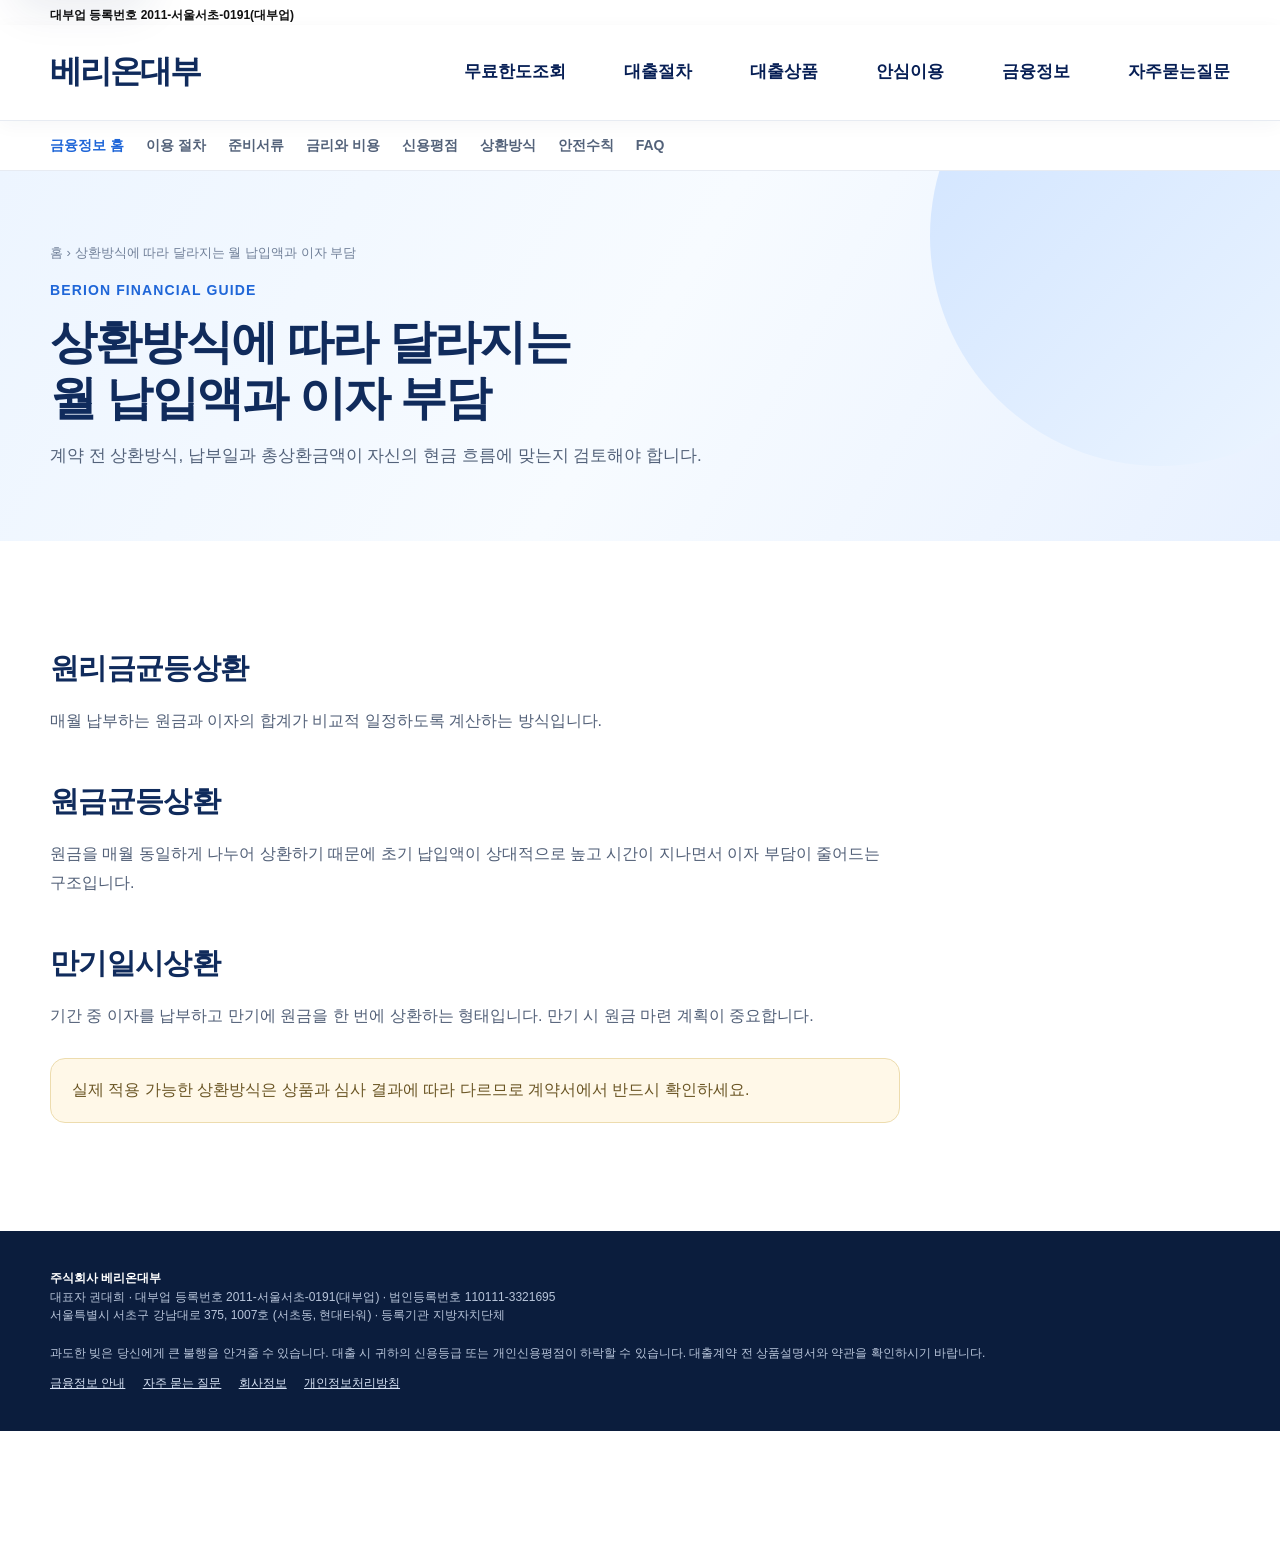
<file: guide/repayment.html>
<!doctype html>
<html lang="ko"><head>
<meta charset="utf-8"><meta name="viewport" content="width=device-width,initial-scale=1">
<title>대출 상환방식 비교 안내 | 베리온대부</title>
<meta name="description" content="원리금균등, 원금균등, 만기일시상환 등 대표적인 상환방식의 기본 차이와 확인사항을 안내합니다.">
<meta name="robots" content="index,follow,max-image-preview:large,max-snippet:-1">
<link rel="canonical" href="https://www.xn--ez-2j9i.kr/guide/repayment.html">
<meta property="og:type" content="article"><meta property="og:locale" content="ko_KR">
<meta property="og:site_name" content="베리온대부"><meta property="og:title" content="대출 상환방식 비교 안내 | 베리온대부">
<meta property="og:description" content="원리금균등, 원금균등, 만기일시상환 등 대표적인 상환방식의 기본 차이와 확인사항을 안내합니다."><meta property="og:url" content="https://www.xn--ez-2j9i.kr/guide/repayment.html">
<meta property="og:image" content="https://www.xn--ez-2j9i.kr/og-image.png">
<link rel="icon" href="../favicon.ico" sizes="any">
<link rel="icon" type="image/png" sizes="32x32" href="../favicon-32x32.png">
<link rel="apple-touch-icon" href="../apple-touch-icon.png">
<meta name="theme-color" content="#102b5c">

<style>
*{box-sizing:border-box}html{scroll-behavior:smooth}body{margin:0;font-family:Pretendard,"Noto Sans KR",Arial,sans-serif;color:#17233a;background:#fff;line-height:1.55}a{text-decoration:none;color:inherit}button,input,select{font:inherit}.wrap{width:min(1180px,calc(100% - 40px));margin:auto}.topbar{background:#0b1d3d;color:#d8e3f6;font-size:12px;padding:8px 0}.topbar .wrap{display:flex;justify-content:space-between;gap:18px;flex-wrap:wrap}.header{height:78px;border-bottom:1px solid #e7ebf2;background:rgba(255,255,255,.96);position:sticky;top:0;z-index:20}.header .wrap{height:100%;display:flex;align-items:center;justify-content:space-between}.brand{display:flex;align-items:center;gap:11px;font-size:24px;font-weight:900;color:#102b5c}.brand-mark{width:40px;height:40px;border-radius:13px;background:linear-gradient(135deg,#1f66d8,#0c2f6c);color:#fff;display:grid;place-items:center;font-size:22px}.nav{display:flex;gap:34px;font-weight:700;font-size:15px}.header-call{background:#102b5c;color:#fff;border-radius:999px;padding:11px 18px;font-weight:800}.hero{background:linear-gradient(120deg,#edf5ff 0%,#f7fbff 50%,#e8f1ff 100%);padding:74px 0;overflow:hidden;position:relative}.hero:after{content:"";position:absolute;width:520px;height:520px;border-radius:50%;background:linear-gradient(135deg,#cfe3ff,#eef6ff);right:-130px;top:-150px}.hero-grid{position:relative;z-index:1;display:grid;grid-template-columns:1.05fr .95fr;gap:48px;align-items:center}.eyebrow{color:#1f66d8;font-weight:900;letter-spacing:.08em;font-size:14px}.hero h1{font-size:53px;line-height:1.14;margin:14px 0 20px;letter-spacing:-2px;color:#102b5c}.hero h1 b{color:#1f66d8}.hero-copy{font-size:18px;color:#53627a;max-width:650px}.hero-points{display:flex;gap:12px;flex-wrap:wrap;margin:28px 0}.hero-points span{background:#fff;border:1px solid #dce7f7;border-radius:999px;padding:10px 14px;font-weight:800;color:#29436e}.hero-actions{display:flex;gap:12px}.btn{border:0;border-radius:12px;padding:15px 22px;font-weight:900;cursor:pointer}.btn-primary{background:#1f66d8;color:white}.btn-dark{background:#102b5c;color:#fff}.btn-light{background:#fff;color:#102b5c;border:1px solid #d7dfeb}.consult-card{background:#fff;border-radius:24px;padding:28px;box-shadow:0 22px 60px rgba(25,57,107,.15);border:1px solid #e5edf8}.consult-card h2{margin:0 0 5px;color:#102b5c}.consult-card p{margin:0 0 22px;color:#65758d;font-size:14px}.field{margin-bottom:12px}.field label{display:block;font-size:13px;font-weight:800;margin-bottom:6px}.field input,.field select{width:100%;height:48px;border:1px solid #d8e0ec;border-radius:10px;padding:0 13px;background:#fff}.agree{display:flex;align-items:flex-start;gap:8px;font-size:12px;color:#65758d;margin:13px 0}.submit{width:100%;height:52px;border:0;border-radius:11px;background:#1f66d8;color:#fff;font-weight:900;font-size:17px;cursor:pointer}.micro{font-size:11px;color:#8793a6;text-align:center;margin-top:10px}.status{background:#102b5c;color:white;padding:21px 0}.status-grid{display:grid;grid-template-columns:210px 1fr;gap:30px;align-items:center}.status-title{font-size:23px;font-weight:900}.status-title small{display:block;color:#a9bad6;font-size:11px;font-weight:500;margin-top:4px}.status-list{display:grid;grid-template-columns:repeat(3,1fr);gap:12px}.status-row{background:rgba(255,255,255,.08);border:1px solid rgba(255,255,255,.13);border-radius:12px;padding:12px 14px;display:grid;grid-template-columns:1fr auto;gap:2px 10px;animation:fadeIn .4s}.status-row .date{font-size:12px;color:#b8c8df}.status-row .amount{font-weight:900}.pill{grid-column:2;grid-row:1/3;align-self:center;background:#dce8ff;color:#123464;border-radius:999px;padding:4px 9px;font-size:11px;font-weight:900}@keyframes fadeIn{from{opacity:0;transform:translateY(5px)}}.section{padding:82px 0}.section-head{text-align:center;margin-bottom:38px}.section-head span{color:#1f66d8;font-weight:900;font-size:13px;letter-spacing:.08em}.section-head h2{font-size:37px;color:#102b5c;margin:9px 0}.section-head p{color:#6a778d;margin:0}.products{display:grid;grid-template-columns:repeat(3,1fr);gap:20px}.product{border:1px solid #e1e8f2;border-radius:20px;padding:28px;background:#fff;box-shadow:0 8px 24px rgba(20,50,90,.06)}.product-icon{width:48px;height:48px;border-radius:14px;background:#eaf2ff;color:#1f66d8;display:grid;place-items:center;font-weight:900;font-size:20px}.product h3{color:#102b5c;font-size:22px;margin:18px 0 8px}.product p{color:#67758a;font-size:14px}.product ul{padding-left:18px;color:#53627a;line-height:1.9;font-size:14px}.gray{background:#f6f9fd}.steps{display:grid;grid-template-columns:repeat(4,1fr);gap:18px}.step{background:white;border-radius:18px;padding:26px;border:1px solid #e4eaf2}.step .num{font-weight:900;color:#1f66d8;font-size:13px}.step h3{color:#102b5c;margin:12px 0 7px}.step p{color:#69768a;font-size:14px;margin:0}.trust{display:grid;grid-template-columns:1fr 1fr;gap:22px}.trust-card{border-radius:20px;padding:28px;background:#102b5c;color:white}.trust-card.light{background:#edf4ff;color:#102b5c}.trust-card h3{font-size:23px;margin-top:0}.trust-card p{color:#c3d0e4}.trust-card.light p{color:#5e6e85}.notice{background:#fff8e8;border:1px solid #f0dfb1;border-radius:18px;padding:25px;color:#6d5721;font-size:14px}.company{display:grid;grid-template-columns:1fr 1.4fr;gap:30px;align-items:start}.company-box{border:1px solid #e0e7f0;border-radius:18px;padding:25px}.company-box dl{display:grid;grid-template-columns:140px 1fr;margin:0}.company-box dt,.company-box dd{padding:9px 0;border-bottom:1px solid #edf0f5}.company-box dt{font-weight:800;color:#44546b}.company-box dd{margin:0;color:#657389}.footer{background:#0b1d3d;color:#b8c5da;padding:38px 0;font-size:12px}.footer strong{color:#fff}.floating{position:fixed;right:20px;bottom:20px;display:flex;flex-direction:column;gap:10px;z-index:30}.float-btn{border:0;border-radius:999px;padding:14px 18px;font-weight:900;box-shadow:0 10px 28px rgba(0,0,0,.2);cursor:pointer}.float-chat{background:#1f66d8;color:#fff}.float-call{background:#fff;color:#102b5c}.chat-panel{position:fixed;right:20px;bottom:132px;width:360px;max-width:calc(100vw - 40px);height:485px;background:#fff;border-radius:20px;box-shadow:0 20px 60px rgba(0,0,0,.25);z-index:40;display:none;overflow:hidden;border:1px solid #dce4ef}.chat-panel.open{display:flex;flex-direction:column}.chat-head{background:#102b5c;color:white;padding:16px 18px;display:flex;justify-content:space-between;font-weight:900}.chat-close{border:0;background:none;color:white;font-size:22px}.chat-messages{flex:1;background:#f5f7fb;padding:14px;overflow:auto}.msg{max-width:80%;padding:10px 12px;border-radius:14px;margin:7px 0;font-size:14px}.msg.user{margin-left:auto;background:#1f66d8;color:white}.msg.admin{background:white;border:1px solid #dbe3ef}.msg small{display:block;font-size:10px;opacity:.65;margin-top:4px}.system-note{text-align:center;color:#8090a6;font-size:12px;margin:10px}.chat-form{display:flex;gap:8px;padding:10px;border-top:1px solid #e4e9f0}.chat-form input{flex:1;height:42px;border:1px solid #d5deea;border-radius:10px;padding:0 12px}.chat-form button{border:0;border-radius:10px;background:#1f66d8;color:#fff;font-weight:900;padding:0 16px}.modal{position:fixed;inset:0;background:rgba(9,20,42,.55);display:none;place-items:center;z-index:50;padding:20px}.modal.open{display:grid}.modal-box{max-width:720px;max-height:80vh;overflow:auto;background:#fff;border-radius:20px;padding:28px}.modal-box h2{color:#102b5c}.modal-box pre{white-space:pre-wrap;font-family:inherit;color:#53627a;font-size:13px}.modal-close{float:right;border:0;background:#eef3fa;border-radius:9px;padding:8px 12px;font-weight:800}
@media(max-width:900px){.nav{display:none}.header-call{font-size:13px}.hero{padding:48px 0}.hero-grid{grid-template-columns:1fr}.hero h1{font-size:38px}.status-grid{grid-template-columns:1fr}.status-list{grid-template-columns:1fr}.products,.steps,.trust,.company{grid-template-columns:1fr}.company-box dl{grid-template-columns:110px 1fr}.topbar .wrap{font-size:10px}.section{padding:60px 0}}

.fixed-inquiry{position:fixed;left:0;right:0;bottom:0;z-index:45;background:linear-gradient(90deg,#e73308,#df4a08);color:#fff;box-shadow:0 -8px 28px rgba(10,25,55,.22);border-top:1px solid rgba(255,255,255,.35)}
.fixed-inquiry .wrap{display:grid;grid-template-columns:1.25fr 3.25fr;gap:22px;align-items:center;min-height:112px;padding:14px 0}
.fixed-copy strong{display:block;font-size:23px;line-height:1.25;letter-spacing:-.8px}.fixed-copy strong b{color:#ffe527}.fixed-copy span{font-size:12px;color:#ffe8de}
.fixed-form{display:grid;grid-template-columns:.8fr .95fr 1.55fr auto 1.15fr;gap:10px;align-items:center}.fixed-form input,.fixed-form select{height:45px;border:0;border-radius:10px;padding:0 12px;min-width:0}.fixed-agree{display:flex;gap:6px;align-items:center;font-size:11px;white-space:nowrap}.fixed-agree button{border:0;background:none;color:#fff;text-decoration:underline;padding:0;cursor:pointer}.fixed-submit{display:none}.fixed-badge{height:72px;border:0;border-radius:12px;background:#082c75;color:#fff;display:grid;place-items:center;text-align:center;font-weight:900;line-height:1.18;font-size:16px;padding:0 24px;cursor:pointer;white-space:nowrap;box-shadow:0 5px 14px rgba(4,28,79,.22)}.fixed-badge:hover{filter:brightness(1.08);transform:translateY(-1px)}.fixed-badge b{display:block;color:#ffec28;font-size:22px}.fixed-close{position:absolute;right:8px;top:6px;border:0;background:rgba(255,255,255,.18);color:#fff;width:27px;height:27px;border-radius:50%;cursor:pointer;font-weight:900}.fixed-open{display:none;position:fixed;left:50%;bottom:12px;transform:translateX(-50%);z-index:45;border:0;border-radius:999px;background:#e43d0a;color:#fff;padding:14px 22px;font-weight:900;box-shadow:0 8px 24px rgba(0,0,0,.25);cursor:pointer}body{padding-bottom:112px}
@media(max-width:980px){.fixed-inquiry .wrap{grid-template-columns:1fr;min-height:auto;padding:12px 0}.fixed-copy{grid-column:1}.fixed-form{grid-column:1;grid-template-columns:.85fr 1fr 1.5fr auto 1.1fr}.fixed-agree{white-space:normal}.fixed-badge{height:54px;min-width:165px;padding:0 18px}.fixed-badge b{font-size:20px}}
@media(max-width:680px){body{padding-bottom:230px}.fixed-inquiry .wrap{display:block;padding:11px 16px}.fixed-copy strong{font-size:18px}.fixed-copy span{display:none}.fixed-form{display:grid;grid-template-columns:1fr 1fr;gap:7px;margin-top:8px}.fixed-form select{grid-column:1/3}.fixed-agree{grid-column:1/3;white-space:normal}.fixed-badge{grid-column:1/3;height:50px;width:100%;padding:0 12px}.fixed-badge b{display:inline;font-size:19px;margin-left:5px}.fixed-form input,.fixed-form select{height:42px}.floating{bottom:245px}.chat-panel{bottom:295px}}

/* 참고 이미지형 메인 화면 */
.header{position:relative;top:auto;height:96px}.topbar{background:#fff;color:#111;padding:6px 0 0}.topbar .wrap{justify-content:flex-start;font-weight:700}.topbar .wrap span:last-child{display:none}.brand{font-size:32px;letter-spacing:-2px}.brand-mark{display:none}.nav{gap:58px;color:#071f55;font-size:17px}.header-call{display:none}
.reason-section{background:#fff7f1;padding:28px 0 48px}.reason-head{text-align:center;margin-bottom:30px}.reason-head p{font-size:18px;color:#695f59;margin:0 0 4px}.reason-head h1{margin:0;color:#2f2f2f;font-size:37px;letter-spacing:-2px}.reason-head h1 b{color:#e6400b}.reason-grid{display:grid;grid-template-columns:repeat(5,1fr);gap:20px}.reason-card{min-width:0}.reason-title{height:84px;border-radius:38px;background:linear-gradient(180deg,#ed430b,#d93608);color:#fff;display:flex;align-items:center;justify-content:center;text-align:center;font-size:19px;font-weight:900;line-height:1.45;padding:10px}.reason-body{height:210px;background:#fff;border-radius:25px 25px 0 0;margin-top:22px;display:flex;flex-direction:column;align-items:center;justify-content:center;text-align:center;padding:18px;box-shadow:0 5px 18px rgba(50,30,20,.06)}.reason-icon{font-size:50px;line-height:1;margin-bottom:15px;filter:grayscale(1)}.reason-body p{font-size:16px;margin:0;color:#333;line-height:1.65}.reason-body em{color:#ed3e0b;font-style:normal}.reason-bottom{height:82px;background:#655d59;color:#fff;border-radius:0 0 25px 25px;display:flex;align-items:center;justify-content:center;text-align:center;font-weight:900;font-size:16px;padding:10px}
.company-showcase{background:linear-gradient(90deg,#edf5ff,#f8fbff);padding:24px 0 38px}.company-showcase .company{align-items:center}.company-icons{display:flex;gap:22px;flex-wrap:wrap;margin-top:26px;color:#17478f;font-size:13px}.company-icons span{font-weight:700}.company-showcase .company-box{background:rgba(255,255,255,.75)}
body{padding-bottom:112px}.fixed-inquiry .wrap{grid-template-columns:1.45fr 3.55fr;min-height:118px}.fixed-form{grid-template-columns:.75fr 1fr 1.45fr 1.05fr 1.05fr}.fixed-form input,.fixed-form select{height:64px;font-size:17px}.fixed-badge{height:72px}.fixed-copy strong{font-size:22px}.floating{bottom:135px}
@media(max-width:1000px){.reason-grid{grid-template-columns:repeat(2,1fr)}.reason-card:last-child{grid-column:1/-1;max-width:420px;width:100%;margin:auto}.nav{gap:24px}.fixed-inquiry .wrap{grid-template-columns:1fr}.fixed-form{grid-template-columns:1fr 1fr 1.4fr}.fixed-agree{grid-column:1/3}.fixed-badge{grid-column:3}.fixed-inquiry .wrap{padding:10px 0;gap:8px}body{padding-bottom:205px}.floating{bottom:215px}}
@media(max-width:680px){.header{height:70px}.brand{font-size:24px}.reason-head h1{font-size:28px}.reason-head p{font-size:15px}.reason-grid{grid-template-columns:1fr}.reason-card:last-child{grid-column:auto}.reason-title{height:70px}.reason-body{height:180px}.fixed-form{grid-template-columns:1fr 1fr}.fixed-form select{grid-column:1/-1}.fixed-agree{grid-column:1/-1}.fixed-badge{grid-column:1/-1}.fixed-copy{display:none}body{padding-bottom:260px}.floating{bottom:270px}}


/* 완성도 개선 */
:root{--navy:#102b5c;--blue:#1f66d8;--orange:#ef3d00;--line:#e5eaf2;--shadow:0 18px 45px rgba(18,44,87,.10)}
.skip-link{position:fixed;left:16px;top:-60px;z-index:9999;background:#fff;color:var(--navy);padding:12px 16px;border-radius:10px;box-shadow:var(--shadow);font-weight:900}.skip-link:focus{top:16px}
.header{box-shadow:0 4px 18px rgba(12,39,82,.04);backdrop-filter:blur(12px)}
.brand-mark,.btn,.product,.step,.trust-card,.company-box,.benefit-card,.float-btn,.fixed-badge{transition:transform .25s ease,box-shadow .25s ease,border-color .25s ease,filter .25s ease}
.brand:hover .brand-mark{transform:rotate(-5deg) scale(1.05)}
.nav a{position:relative}.nav a:after{content:"";position:absolute;left:0;right:100%;bottom:-7px;height:2px;background:var(--blue);transition:right .25s}.nav a:hover:after{right:0}
.product:hover,.step:hover,.trust-card:hover,.company-box:hover,.benefit-card:hover{transform:translateY(-6px);box-shadow:var(--shadow);border-color:#cddbf0}
.btn:hover,.fixed-badge:hover,.float-btn:hover{transform:translateY(-2px);filter:brightness(1.04)}
.fixed-badge:disabled{opacity:.65;cursor:not-allowed;transform:none}.fixed-badge.loading b{font-size:0}.fixed-badge.loading b:after{content:"접수 중...";font-size:20px}
.reveal{opacity:0;transform:translateY(28px);transition:opacity .75s ease,transform .75s ease}.reveal.visible{opacity:1;transform:none}
.company-icons span{display:inline-flex;align-items:center;gap:6px;padding:8px 11px;border-radius:999px;background:#edf4ff}
.fixed-inquiry{box-shadow:0 -12px 35px rgba(34,45,70,.20)}
.fixed-form input,.fixed-form select{transition:border-color .2s,box-shadow .2s}.fixed-form input:focus,.fixed-form select:focus{outline:none;border-color:#fff;box-shadow:0 0 0 4px rgba(255,255,255,.22)}
.chat-panel{box-shadow:0 24px 70px rgba(10,32,68,.25)}
.float-chat{min-width:132px}
@media(max-width:900px){.nav{gap:18px}.topbar .wrap{justify-content:center;text-align:center}.company-icons{gap:7px}.company-icons span{font-size:12px}}
@media(max-width:680px){.header{height:66px}.brand{font-size:20px}.brand-mark{width:36px;height:36px}.nav{display:none}.section{padding:58px 0}.section-head h2{font-size:30px}.fixed-copy strong{font-size:18px}.floating{right:14px;bottom:205px}.float-chat{min-width:116px}.company-icons span{width:calc(50% - 4px);justify-content:center}.fixed-form input,.fixed-form select{min-width:0}}
@media(prefers-reduced-motion:reduce){*{scroll-behavior:auto!important;animation:none!important;transition:none!important}.reveal{opacity:1;transform:none}}

/* 맞춤상품 카드 */
.product-zone{background:#fff}.custom-products{display:grid;grid-template-columns:repeat(3,1fr);gap:20px}.custom-product{min-height:270px;background:#f3f5f8;border:1px solid #edf0f4;border-radius:18px;padding:28px;display:grid;grid-template-columns:1fr 120px;gap:14px;align-items:center;overflow:hidden;transition:transform .25s ease,box-shadow .25s ease,border-color .25s ease}.custom-product:hover{transform:translateY(-6px);box-shadow:var(--shadow);border-color:#d7e0ed}.cp-copy h3{margin:0 0 16px;color:#2854c5;font-size:23px;letter-spacing:-.7px}.cp-copy dl{margin:0}.cp-copy dl>div{display:grid;grid-template-columns:52px 1fr;gap:6px;margin:10px 0;font-size:15px}.cp-copy dt{color:#2854c5;font-weight:900}.cp-copy dd{margin:0;color:#404958;white-space:nowrap}.cp-btn{margin-top:16px;border:1px solid #9da9ba;background:#fff;color:#667386;border-radius:999px;padding:9px 22px;cursor:pointer;font-weight:800;transition:.2s}.cp-btn:hover{background:#2854c5;color:#fff;border-color:#2854c5}.cp-art{font-size:66px;text-align:center;filter:saturate(.85);transform:translateY(5px)}.product-caution{margin-top:20px;border-radius:13px;background:#f8fafc;border:1px solid #e6ebf2;padding:15px 18px;color:#68768b;font-size:13px;text-align:center}@media(max-width:1000px){.custom-products{grid-template-columns:repeat(2,1fr)}}@media(max-width:680px){.custom-products{grid-template-columns:1fr}.custom-product{grid-template-columns:1fr 95px;padding:22px;min-height:230px}.cp-art{font-size:52px}.cp-copy h3{font-size:21px}}


.info-hero{background:linear-gradient(120deg,#edf5ff 0%,#f7fbff 50%,#e8f1ff 100%);padding:72px 0;position:relative;overflow:hidden}
.info-hero:after{content:"";position:absolute;width:460px;height:460px;border-radius:50%;background:linear-gradient(135deg,#cfe3ff,#eef6ff);right:-110px;top:-165px}
.info-hero .wrap{position:relative;z-index:1}
.info-breadcrumb{font-size:13px;color:#718099;margin-bottom:17px}
.info-hero h1{font-size:47px;line-height:1.18;letter-spacing:-1.8px;color:#102b5c;margin:12px 0 18px}
.info-hero p{font-size:17px;color:#53627a;max-width:760px;margin:0}
.info-main{padding:62px 0 80px}
.info-content{max-width:850px}
.info-content h2{font-size:29px;color:#102b5c;letter-spacing:-.7px;margin:43px 0 13px}
.info-content h3{font-size:21px;color:#17396e;margin:30px 0 10px}
.info-content p,.info-content li{font-size:16px;color:#526078;line-height:1.8}
.info-content ul,.info-content ol{padding-left:23px}
.info-notice{background:#fff8e8;border:1px solid #eddcae;border-radius:15px;padding:19px 21px;color:#6a5524;margin:28px 0}
.info-panel{background:#f3f7fd;border:1px solid #dfe8f5;border-radius:18px;padding:24px;margin:28px 0}
.info-panel dl{display:grid;grid-template-columns:165px 1fr;margin:0}
.info-panel dt,.info-panel dd{padding:10px 0;border-bottom:1px solid #dfe7f1}
.info-panel dt{font-weight:900;color:#102b5c}.info-panel dd{margin:0;color:#56657c}
.guide-grid{display:grid;grid-template-columns:repeat(3,1fr);gap:18px}
.guide-card{background:#fff;border:1px solid #e1e8f2;border-radius:18px;padding:24px;box-shadow:0 10px 30px rgba(26,58,105,.06)}
.guide-card .num{width:42px;height:42px;border-radius:13px;background:#eaf2ff;color:#1f66d8;font-weight:900;display:grid;place-items:center;margin-bottom:18px}
.guide-card h2{font-size:22px;color:#102b5c;margin:0 0 10px}
.guide-card p{font-size:14px;color:#65738a;min-height:68px}
.guide-card a{display:inline-flex;margin-top:8px;color:#1f66d8;font-weight:900}
.faq-list details{background:#fff;border:1px solid #dfe7f1;border-radius:14px;padding:18px 20px;margin-bottom:12px}
.faq-list summary{cursor:pointer;font-weight:900;color:#102b5c;font-size:17px}
.faq-list details p{margin:14px 0 0}
.subnav{background:#fff;border-bottom:1px solid #e7ebf2}
.subnav .wrap{display:flex;gap:22px;overflow:auto;padding:14px 0;font-size:14px;font-weight:800;color:#53627a}
.subnav a.active,.subnav a:hover{color:#1f66d8}
.info-cta{margin-top:38px;background:#102b5c;color:#fff;border-radius:20px;padding:28px;display:flex;justify-content:space-between;align-items:center;gap:20px}
.info-cta h3{color:#fff;margin:0 0 5px}.info-cta p{color:#c8d5e8;margin:0}
.info-cta .btn{white-space:nowrap}
@media(max-width:900px){.guide-grid{grid-template-columns:1fr 1fr}.info-hero h1{font-size:39px}}
@media(max-width:650px){.guide-grid{grid-template-columns:1fr}.info-hero{padding:52px 0}.info-hero h1{font-size:32px}.info-panel dl{grid-template-columns:105px 1fr}.info-cta{display:block}.info-cta .btn{display:inline-flex;margin-top:18px}.header .nav{display:none}}
</style></head>
<body><a class="skip-link" href="#mainContent">본문 바로가기</a>
<div class="topbar"><div class="wrap"><span>대부업 등록번호 2011-서울서초-0191(대부업)</span><span>개인정보 보호 원칙에 따라 안전하게 상담을 접수합니다.</span></div></div>
<header class="header"><div class="wrap">
<a class="brand" href="../index.html">베리온대부</a>
<nav class="nav">
<a href="../index.html#fixedInquiry">무료한도조회</a>
<a href="../index.html#process">대출절차</a>
<a href="../index.html#products">대출상품</a>
<a href="../index.html#safety">안심이용</a>
<a href="../guide/">금융정보</a>
<a href="../faq.html">자주묻는질문</a>
</nav></div></header>
<div class="subnav"><div class="wrap">
<a href="../guide/" class="active">금융정보 홈</a>
<a href="../guide/loan-process.html">이용 절차</a>
<a href="../guide/required-documents.html">준비서류</a>
<a href="../guide/interest-rate.html">금리와 비용</a>
<a href="../guide/credit-score.html">신용평점</a>
<a href="../guide/repayment.html">상환방식</a>
<a href="../guide/safe-loan-guide.html">안전수칙</a>
<a href="../faq.html" class="">FAQ</a>
</div></div>
<section class="info-hero"><div class="wrap">
<div class="info-breadcrumb">홈 › 상환방식에 따라 달라지는 월 납입액과 이자 부담</div>
<div class="eyebrow">BERION FINANCIAL GUIDE</div>
<h1>상환방식에 따라 달라지는<br>월 납입액과 이자 부담</h1><p>계약 전 상환방식, 납부일과 총상환금액이 자신의 현금 흐름에 맞는지 검토해야 합니다.</p>
</div></section>
<main class="info-main" id="mainContent"><div class="wrap"><div class="info-content"><h2>원리금균등상환</h2><p>매월 납부하는 원금과 이자의 합계가 비교적 일정하도록 계산하는 방식입니다.</p><h2>원금균등상환</h2><p>원금을 매월 동일하게 나누어 상환하기 때문에 초기 납입액이 상대적으로 높고 시간이 지나면서 이자 부담이 줄어드는 구조입니다.</p><h2>만기일시상환</h2><p>기간 중 이자를 납부하고 만기에 원금을 한 번에 상환하는 형태입니다. 만기 시 원금 마련 계획이 중요합니다.</p><div class="info-notice">실제 적용 가능한 상환방식은 상품과 심사 결과에 따라 다르므로 계약서에서 반드시 확인하세요.</div></div></div></main>
<footer class="footer"><div class="wrap"><strong>주식회사 베리온대부</strong><br>
대표자 권대희 · 대부업 등록번호 2011-서울서초-0191(대부업) · 법인등록번호 110111-3321695<br>
서울특별시 서초구 강남대로 375, 1007호 (서초동, 현대타워) · 등록기관 지방자치단체<br><br>
과도한 빚은 당신에게 큰 불행을 안겨줄 수 있습니다. 대출 시 귀하의 신용등급 또는 개인신용평점이 하락할 수 있습니다. 대출계약 전 상품설명서와 약관을 확인하시기 바랍니다.
<div style="margin-top:12px">
<a href="../guide/" style="color:#d9e4f6;text-decoration:underline;margin-right:14px">금융정보 안내</a>
<a href="../faq.html" style="color:#d9e4f6;text-decoration:underline;margin-right:14px">자주 묻는 질문</a>
<a href="../company.html" style="color:#d9e4f6;text-decoration:underline;margin-right:14px">회사정보</a>
<a href="../index.html#privacyModal" style="color:#d9e4f6;text-decoration:underline">개인정보처리방침</a>
</div></div></footer>
</body></html>
</file>
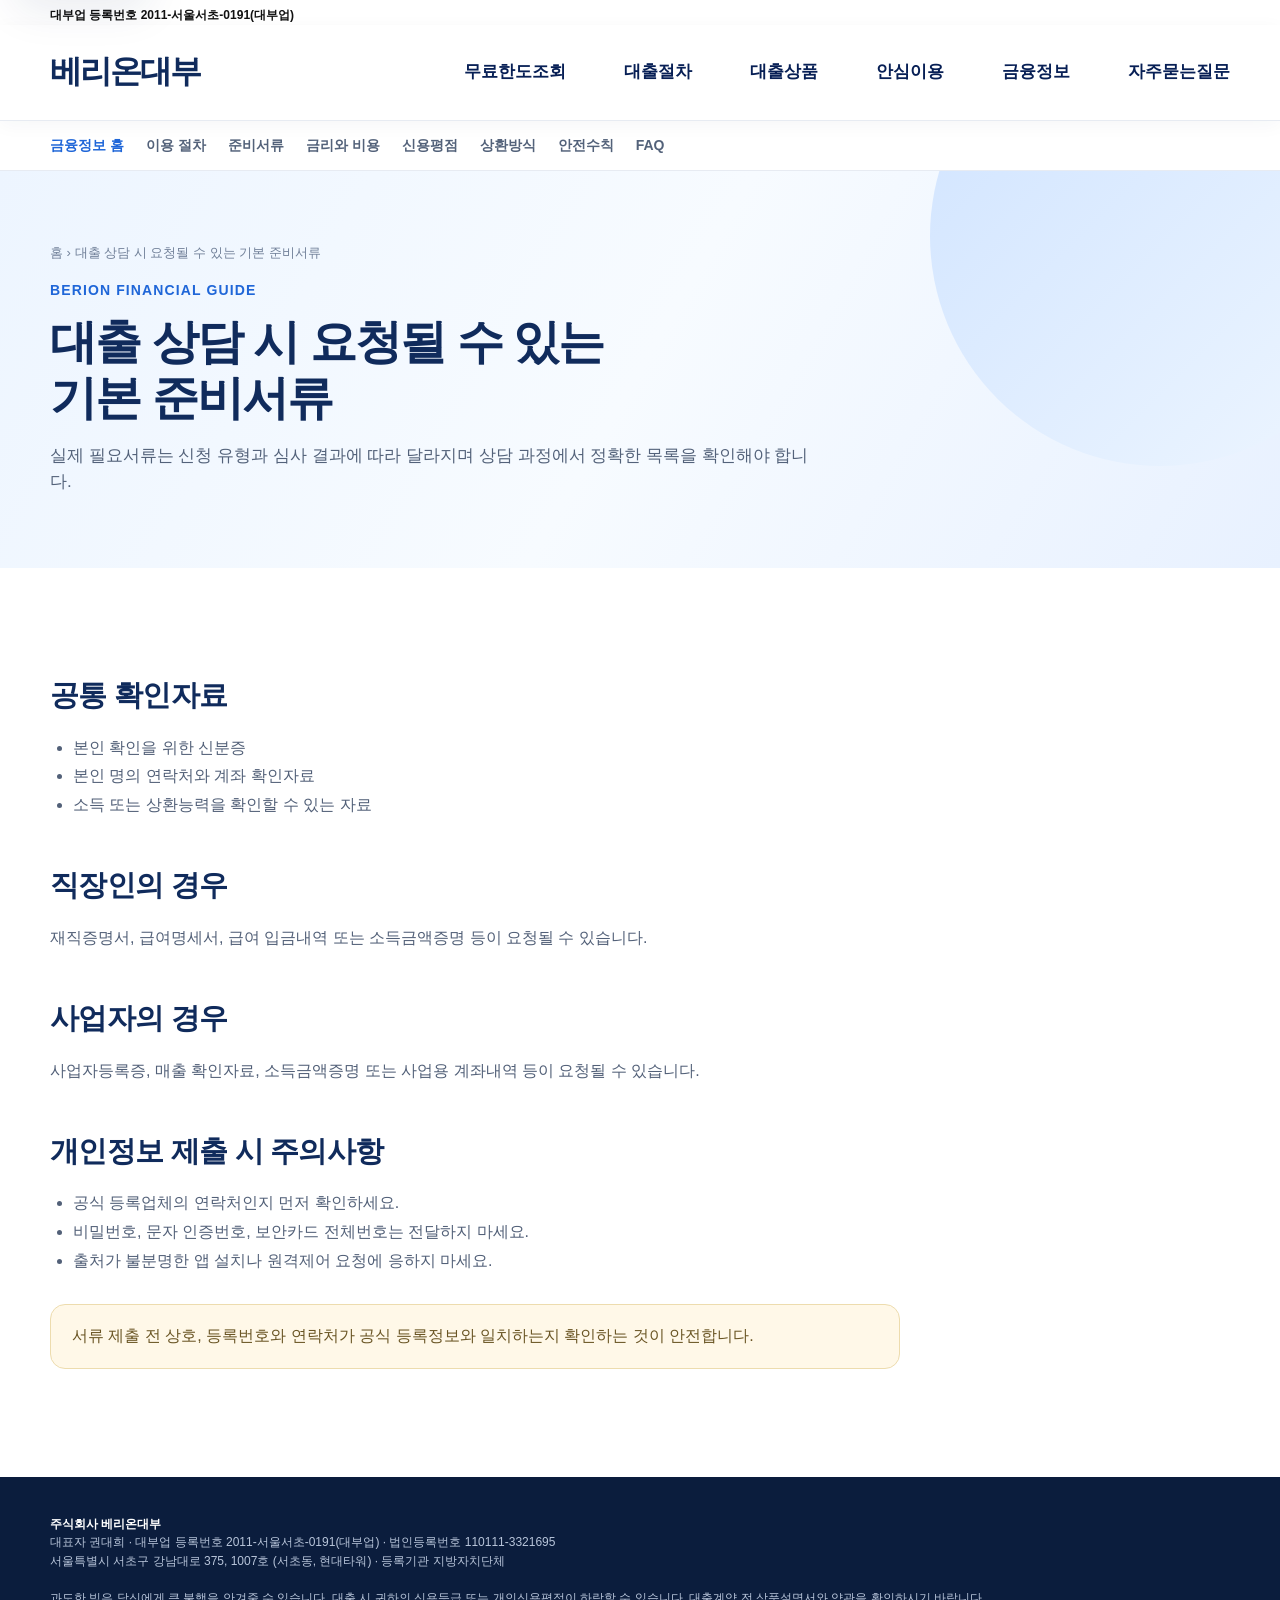
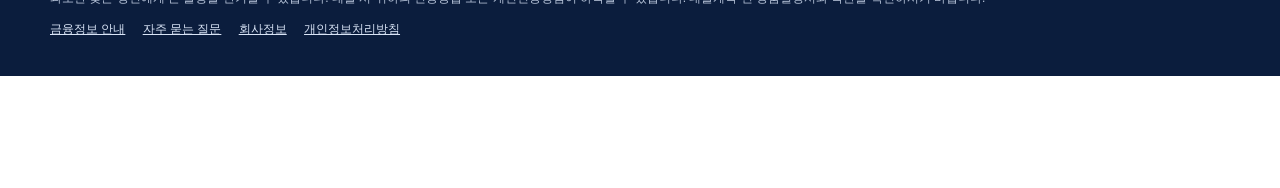
<file: guide/required-documents.html>
<!doctype html>
<html lang="ko"><head>
<meta charset="utf-8"><meta name="viewport" content="width=device-width,initial-scale=1">
<title>대출 상담 준비서류 안내 | 베리온대부</title>
<meta name="description" content="직장인과 사업자 등 신청 유형별로 상담 과정에서 요청될 수 있는 기본 서류와 제출 시 주의사항을 안내합니다.">
<meta name="robots" content="index,follow,max-image-preview:large,max-snippet:-1">
<link rel="canonical" href="https://www.xn--ez-2j9i.kr/guide/required-documents.html">
<meta property="og:type" content="article"><meta property="og:locale" content="ko_KR">
<meta property="og:site_name" content="베리온대부"><meta property="og:title" content="대출 상담 준비서류 안내 | 베리온대부">
<meta property="og:description" content="직장인과 사업자 등 신청 유형별로 상담 과정에서 요청될 수 있는 기본 서류와 제출 시 주의사항을 안내합니다."><meta property="og:url" content="https://www.xn--ez-2j9i.kr/guide/required-documents.html">
<meta property="og:image" content="https://www.xn--ez-2j9i.kr/og-image.png">
<link rel="icon" href="../favicon.ico" sizes="any">
<link rel="icon" type="image/png" sizes="32x32" href="../favicon-32x32.png">
<link rel="apple-touch-icon" href="../apple-touch-icon.png">
<meta name="theme-color" content="#102b5c">

<style>
*{box-sizing:border-box}html{scroll-behavior:smooth}body{margin:0;font-family:Pretendard,"Noto Sans KR",Arial,sans-serif;color:#17233a;background:#fff;line-height:1.55}a{text-decoration:none;color:inherit}button,input,select{font:inherit}.wrap{width:min(1180px,calc(100% - 40px));margin:auto}.topbar{background:#0b1d3d;color:#d8e3f6;font-size:12px;padding:8px 0}.topbar .wrap{display:flex;justify-content:space-between;gap:18px;flex-wrap:wrap}.header{height:78px;border-bottom:1px solid #e7ebf2;background:rgba(255,255,255,.96);position:sticky;top:0;z-index:20}.header .wrap{height:100%;display:flex;align-items:center;justify-content:space-between}.brand{display:flex;align-items:center;gap:11px;font-size:24px;font-weight:900;color:#102b5c}.brand-mark{width:40px;height:40px;border-radius:13px;background:linear-gradient(135deg,#1f66d8,#0c2f6c);color:#fff;display:grid;place-items:center;font-size:22px}.nav{display:flex;gap:34px;font-weight:700;font-size:15px}.header-call{background:#102b5c;color:#fff;border-radius:999px;padding:11px 18px;font-weight:800}.hero{background:linear-gradient(120deg,#edf5ff 0%,#f7fbff 50%,#e8f1ff 100%);padding:74px 0;overflow:hidden;position:relative}.hero:after{content:"";position:absolute;width:520px;height:520px;border-radius:50%;background:linear-gradient(135deg,#cfe3ff,#eef6ff);right:-130px;top:-150px}.hero-grid{position:relative;z-index:1;display:grid;grid-template-columns:1.05fr .95fr;gap:48px;align-items:center}.eyebrow{color:#1f66d8;font-weight:900;letter-spacing:.08em;font-size:14px}.hero h1{font-size:53px;line-height:1.14;margin:14px 0 20px;letter-spacing:-2px;color:#102b5c}.hero h1 b{color:#1f66d8}.hero-copy{font-size:18px;color:#53627a;max-width:650px}.hero-points{display:flex;gap:12px;flex-wrap:wrap;margin:28px 0}.hero-points span{background:#fff;border:1px solid #dce7f7;border-radius:999px;padding:10px 14px;font-weight:800;color:#29436e}.hero-actions{display:flex;gap:12px}.btn{border:0;border-radius:12px;padding:15px 22px;font-weight:900;cursor:pointer}.btn-primary{background:#1f66d8;color:white}.btn-dark{background:#102b5c;color:#fff}.btn-light{background:#fff;color:#102b5c;border:1px solid #d7dfeb}.consult-card{background:#fff;border-radius:24px;padding:28px;box-shadow:0 22px 60px rgba(25,57,107,.15);border:1px solid #e5edf8}.consult-card h2{margin:0 0 5px;color:#102b5c}.consult-card p{margin:0 0 22px;color:#65758d;font-size:14px}.field{margin-bottom:12px}.field label{display:block;font-size:13px;font-weight:800;margin-bottom:6px}.field input,.field select{width:100%;height:48px;border:1px solid #d8e0ec;border-radius:10px;padding:0 13px;background:#fff}.agree{display:flex;align-items:flex-start;gap:8px;font-size:12px;color:#65758d;margin:13px 0}.submit{width:100%;height:52px;border:0;border-radius:11px;background:#1f66d8;color:#fff;font-weight:900;font-size:17px;cursor:pointer}.micro{font-size:11px;color:#8793a6;text-align:center;margin-top:10px}.status{background:#102b5c;color:white;padding:21px 0}.status-grid{display:grid;grid-template-columns:210px 1fr;gap:30px;align-items:center}.status-title{font-size:23px;font-weight:900}.status-title small{display:block;color:#a9bad6;font-size:11px;font-weight:500;margin-top:4px}.status-list{display:grid;grid-template-columns:repeat(3,1fr);gap:12px}.status-row{background:rgba(255,255,255,.08);border:1px solid rgba(255,255,255,.13);border-radius:12px;padding:12px 14px;display:grid;grid-template-columns:1fr auto;gap:2px 10px;animation:fadeIn .4s}.status-row .date{font-size:12px;color:#b8c8df}.status-row .amount{font-weight:900}.pill{grid-column:2;grid-row:1/3;align-self:center;background:#dce8ff;color:#123464;border-radius:999px;padding:4px 9px;font-size:11px;font-weight:900}@keyframes fadeIn{from{opacity:0;transform:translateY(5px)}}.section{padding:82px 0}.section-head{text-align:center;margin-bottom:38px}.section-head span{color:#1f66d8;font-weight:900;font-size:13px;letter-spacing:.08em}.section-head h2{font-size:37px;color:#102b5c;margin:9px 0}.section-head p{color:#6a778d;margin:0}.products{display:grid;grid-template-columns:repeat(3,1fr);gap:20px}.product{border:1px solid #e1e8f2;border-radius:20px;padding:28px;background:#fff;box-shadow:0 8px 24px rgba(20,50,90,.06)}.product-icon{width:48px;height:48px;border-radius:14px;background:#eaf2ff;color:#1f66d8;display:grid;place-items:center;font-weight:900;font-size:20px}.product h3{color:#102b5c;font-size:22px;margin:18px 0 8px}.product p{color:#67758a;font-size:14px}.product ul{padding-left:18px;color:#53627a;line-height:1.9;font-size:14px}.gray{background:#f6f9fd}.steps{display:grid;grid-template-columns:repeat(4,1fr);gap:18px}.step{background:white;border-radius:18px;padding:26px;border:1px solid #e4eaf2}.step .num{font-weight:900;color:#1f66d8;font-size:13px}.step h3{color:#102b5c;margin:12px 0 7px}.step p{color:#69768a;font-size:14px;margin:0}.trust{display:grid;grid-template-columns:1fr 1fr;gap:22px}.trust-card{border-radius:20px;padding:28px;background:#102b5c;color:white}.trust-card.light{background:#edf4ff;color:#102b5c}.trust-card h3{font-size:23px;margin-top:0}.trust-card p{color:#c3d0e4}.trust-card.light p{color:#5e6e85}.notice{background:#fff8e8;border:1px solid #f0dfb1;border-radius:18px;padding:25px;color:#6d5721;font-size:14px}.company{display:grid;grid-template-columns:1fr 1.4fr;gap:30px;align-items:start}.company-box{border:1px solid #e0e7f0;border-radius:18px;padding:25px}.company-box dl{display:grid;grid-template-columns:140px 1fr;margin:0}.company-box dt,.company-box dd{padding:9px 0;border-bottom:1px solid #edf0f5}.company-box dt{font-weight:800;color:#44546b}.company-box dd{margin:0;color:#657389}.footer{background:#0b1d3d;color:#b8c5da;padding:38px 0;font-size:12px}.footer strong{color:#fff}.floating{position:fixed;right:20px;bottom:20px;display:flex;flex-direction:column;gap:10px;z-index:30}.float-btn{border:0;border-radius:999px;padding:14px 18px;font-weight:900;box-shadow:0 10px 28px rgba(0,0,0,.2);cursor:pointer}.float-chat{background:#1f66d8;color:#fff}.float-call{background:#fff;color:#102b5c}.chat-panel{position:fixed;right:20px;bottom:132px;width:360px;max-width:calc(100vw - 40px);height:485px;background:#fff;border-radius:20px;box-shadow:0 20px 60px rgba(0,0,0,.25);z-index:40;display:none;overflow:hidden;border:1px solid #dce4ef}.chat-panel.open{display:flex;flex-direction:column}.chat-head{background:#102b5c;color:white;padding:16px 18px;display:flex;justify-content:space-between;font-weight:900}.chat-close{border:0;background:none;color:white;font-size:22px}.chat-messages{flex:1;background:#f5f7fb;padding:14px;overflow:auto}.msg{max-width:80%;padding:10px 12px;border-radius:14px;margin:7px 0;font-size:14px}.msg.user{margin-left:auto;background:#1f66d8;color:white}.msg.admin{background:white;border:1px solid #dbe3ef}.msg small{display:block;font-size:10px;opacity:.65;margin-top:4px}.system-note{text-align:center;color:#8090a6;font-size:12px;margin:10px}.chat-form{display:flex;gap:8px;padding:10px;border-top:1px solid #e4e9f0}.chat-form input{flex:1;height:42px;border:1px solid #d5deea;border-radius:10px;padding:0 12px}.chat-form button{border:0;border-radius:10px;background:#1f66d8;color:#fff;font-weight:900;padding:0 16px}.modal{position:fixed;inset:0;background:rgba(9,20,42,.55);display:none;place-items:center;z-index:50;padding:20px}.modal.open{display:grid}.modal-box{max-width:720px;max-height:80vh;overflow:auto;background:#fff;border-radius:20px;padding:28px}.modal-box h2{color:#102b5c}.modal-box pre{white-space:pre-wrap;font-family:inherit;color:#53627a;font-size:13px}.modal-close{float:right;border:0;background:#eef3fa;border-radius:9px;padding:8px 12px;font-weight:800}
@media(max-width:900px){.nav{display:none}.header-call{font-size:13px}.hero{padding:48px 0}.hero-grid{grid-template-columns:1fr}.hero h1{font-size:38px}.status-grid{grid-template-columns:1fr}.status-list{grid-template-columns:1fr}.products,.steps,.trust,.company{grid-template-columns:1fr}.company-box dl{grid-template-columns:110px 1fr}.topbar .wrap{font-size:10px}.section{padding:60px 0}}

.fixed-inquiry{position:fixed;left:0;right:0;bottom:0;z-index:45;background:linear-gradient(90deg,#e73308,#df4a08);color:#fff;box-shadow:0 -8px 28px rgba(10,25,55,.22);border-top:1px solid rgba(255,255,255,.35)}
.fixed-inquiry .wrap{display:grid;grid-template-columns:1.25fr 3.25fr;gap:22px;align-items:center;min-height:112px;padding:14px 0}
.fixed-copy strong{display:block;font-size:23px;line-height:1.25;letter-spacing:-.8px}.fixed-copy strong b{color:#ffe527}.fixed-copy span{font-size:12px;color:#ffe8de}
.fixed-form{display:grid;grid-template-columns:.8fr .95fr 1.55fr auto 1.15fr;gap:10px;align-items:center}.fixed-form input,.fixed-form select{height:45px;border:0;border-radius:10px;padding:0 12px;min-width:0}.fixed-agree{display:flex;gap:6px;align-items:center;font-size:11px;white-space:nowrap}.fixed-agree button{border:0;background:none;color:#fff;text-decoration:underline;padding:0;cursor:pointer}.fixed-submit{display:none}.fixed-badge{height:72px;border:0;border-radius:12px;background:#082c75;color:#fff;display:grid;place-items:center;text-align:center;font-weight:900;line-height:1.18;font-size:16px;padding:0 24px;cursor:pointer;white-space:nowrap;box-shadow:0 5px 14px rgba(4,28,79,.22)}.fixed-badge:hover{filter:brightness(1.08);transform:translateY(-1px)}.fixed-badge b{display:block;color:#ffec28;font-size:22px}.fixed-close{position:absolute;right:8px;top:6px;border:0;background:rgba(255,255,255,.18);color:#fff;width:27px;height:27px;border-radius:50%;cursor:pointer;font-weight:900}.fixed-open{display:none;position:fixed;left:50%;bottom:12px;transform:translateX(-50%);z-index:45;border:0;border-radius:999px;background:#e43d0a;color:#fff;padding:14px 22px;font-weight:900;box-shadow:0 8px 24px rgba(0,0,0,.25);cursor:pointer}body{padding-bottom:112px}
@media(max-width:980px){.fixed-inquiry .wrap{grid-template-columns:1fr;min-height:auto;padding:12px 0}.fixed-copy{grid-column:1}.fixed-form{grid-column:1;grid-template-columns:.85fr 1fr 1.5fr auto 1.1fr}.fixed-agree{white-space:normal}.fixed-badge{height:54px;min-width:165px;padding:0 18px}.fixed-badge b{font-size:20px}}
@media(max-width:680px){body{padding-bottom:230px}.fixed-inquiry .wrap{display:block;padding:11px 16px}.fixed-copy strong{font-size:18px}.fixed-copy span{display:none}.fixed-form{display:grid;grid-template-columns:1fr 1fr;gap:7px;margin-top:8px}.fixed-form select{grid-column:1/3}.fixed-agree{grid-column:1/3;white-space:normal}.fixed-badge{grid-column:1/3;height:50px;width:100%;padding:0 12px}.fixed-badge b{display:inline;font-size:19px;margin-left:5px}.fixed-form input,.fixed-form select{height:42px}.floating{bottom:245px}.chat-panel{bottom:295px}}

/* 참고 이미지형 메인 화면 */
.header{position:relative;top:auto;height:96px}.topbar{background:#fff;color:#111;padding:6px 0 0}.topbar .wrap{justify-content:flex-start;font-weight:700}.topbar .wrap span:last-child{display:none}.brand{font-size:32px;letter-spacing:-2px}.brand-mark{display:none}.nav{gap:58px;color:#071f55;font-size:17px}.header-call{display:none}
.reason-section{background:#fff7f1;padding:28px 0 48px}.reason-head{text-align:center;margin-bottom:30px}.reason-head p{font-size:18px;color:#695f59;margin:0 0 4px}.reason-head h1{margin:0;color:#2f2f2f;font-size:37px;letter-spacing:-2px}.reason-head h1 b{color:#e6400b}.reason-grid{display:grid;grid-template-columns:repeat(5,1fr);gap:20px}.reason-card{min-width:0}.reason-title{height:84px;border-radius:38px;background:linear-gradient(180deg,#ed430b,#d93608);color:#fff;display:flex;align-items:center;justify-content:center;text-align:center;font-size:19px;font-weight:900;line-height:1.45;padding:10px}.reason-body{height:210px;background:#fff;border-radius:25px 25px 0 0;margin-top:22px;display:flex;flex-direction:column;align-items:center;justify-content:center;text-align:center;padding:18px;box-shadow:0 5px 18px rgba(50,30,20,.06)}.reason-icon{font-size:50px;line-height:1;margin-bottom:15px;filter:grayscale(1)}.reason-body p{font-size:16px;margin:0;color:#333;line-height:1.65}.reason-body em{color:#ed3e0b;font-style:normal}.reason-bottom{height:82px;background:#655d59;color:#fff;border-radius:0 0 25px 25px;display:flex;align-items:center;justify-content:center;text-align:center;font-weight:900;font-size:16px;padding:10px}
.company-showcase{background:linear-gradient(90deg,#edf5ff,#f8fbff);padding:24px 0 38px}.company-showcase .company{align-items:center}.company-icons{display:flex;gap:22px;flex-wrap:wrap;margin-top:26px;color:#17478f;font-size:13px}.company-icons span{font-weight:700}.company-showcase .company-box{background:rgba(255,255,255,.75)}
body{padding-bottom:112px}.fixed-inquiry .wrap{grid-template-columns:1.45fr 3.55fr;min-height:118px}.fixed-form{grid-template-columns:.75fr 1fr 1.45fr 1.05fr 1.05fr}.fixed-form input,.fixed-form select{height:64px;font-size:17px}.fixed-badge{height:72px}.fixed-copy strong{font-size:22px}.floating{bottom:135px}
@media(max-width:1000px){.reason-grid{grid-template-columns:repeat(2,1fr)}.reason-card:last-child{grid-column:1/-1;max-width:420px;width:100%;margin:auto}.nav{gap:24px}.fixed-inquiry .wrap{grid-template-columns:1fr}.fixed-form{grid-template-columns:1fr 1fr 1.4fr}.fixed-agree{grid-column:1/3}.fixed-badge{grid-column:3}.fixed-inquiry .wrap{padding:10px 0;gap:8px}body{padding-bottom:205px}.floating{bottom:215px}}
@media(max-width:680px){.header{height:70px}.brand{font-size:24px}.reason-head h1{font-size:28px}.reason-head p{font-size:15px}.reason-grid{grid-template-columns:1fr}.reason-card:last-child{grid-column:auto}.reason-title{height:70px}.reason-body{height:180px}.fixed-form{grid-template-columns:1fr 1fr}.fixed-form select{grid-column:1/-1}.fixed-agree{grid-column:1/-1}.fixed-badge{grid-column:1/-1}.fixed-copy{display:none}body{padding-bottom:260px}.floating{bottom:270px}}


/* 완성도 개선 */
:root{--navy:#102b5c;--blue:#1f66d8;--orange:#ef3d00;--line:#e5eaf2;--shadow:0 18px 45px rgba(18,44,87,.10)}
.skip-link{position:fixed;left:16px;top:-60px;z-index:9999;background:#fff;color:var(--navy);padding:12px 16px;border-radius:10px;box-shadow:var(--shadow);font-weight:900}.skip-link:focus{top:16px}
.header{box-shadow:0 4px 18px rgba(12,39,82,.04);backdrop-filter:blur(12px)}
.brand-mark,.btn,.product,.step,.trust-card,.company-box,.benefit-card,.float-btn,.fixed-badge{transition:transform .25s ease,box-shadow .25s ease,border-color .25s ease,filter .25s ease}
.brand:hover .brand-mark{transform:rotate(-5deg) scale(1.05)}
.nav a{position:relative}.nav a:after{content:"";position:absolute;left:0;right:100%;bottom:-7px;height:2px;background:var(--blue);transition:right .25s}.nav a:hover:after{right:0}
.product:hover,.step:hover,.trust-card:hover,.company-box:hover,.benefit-card:hover{transform:translateY(-6px);box-shadow:var(--shadow);border-color:#cddbf0}
.btn:hover,.fixed-badge:hover,.float-btn:hover{transform:translateY(-2px);filter:brightness(1.04)}
.fixed-badge:disabled{opacity:.65;cursor:not-allowed;transform:none}.fixed-badge.loading b{font-size:0}.fixed-badge.loading b:after{content:"접수 중...";font-size:20px}
.reveal{opacity:0;transform:translateY(28px);transition:opacity .75s ease,transform .75s ease}.reveal.visible{opacity:1;transform:none}
.company-icons span{display:inline-flex;align-items:center;gap:6px;padding:8px 11px;border-radius:999px;background:#edf4ff}
.fixed-inquiry{box-shadow:0 -12px 35px rgba(34,45,70,.20)}
.fixed-form input,.fixed-form select{transition:border-color .2s,box-shadow .2s}.fixed-form input:focus,.fixed-form select:focus{outline:none;border-color:#fff;box-shadow:0 0 0 4px rgba(255,255,255,.22)}
.chat-panel{box-shadow:0 24px 70px rgba(10,32,68,.25)}
.float-chat{min-width:132px}
@media(max-width:900px){.nav{gap:18px}.topbar .wrap{justify-content:center;text-align:center}.company-icons{gap:7px}.company-icons span{font-size:12px}}
@media(max-width:680px){.header{height:66px}.brand{font-size:20px}.brand-mark{width:36px;height:36px}.nav{display:none}.section{padding:58px 0}.section-head h2{font-size:30px}.fixed-copy strong{font-size:18px}.floating{right:14px;bottom:205px}.float-chat{min-width:116px}.company-icons span{width:calc(50% - 4px);justify-content:center}.fixed-form input,.fixed-form select{min-width:0}}
@media(prefers-reduced-motion:reduce){*{scroll-behavior:auto!important;animation:none!important;transition:none!important}.reveal{opacity:1;transform:none}}

/* 맞춤상품 카드 */
.product-zone{background:#fff}.custom-products{display:grid;grid-template-columns:repeat(3,1fr);gap:20px}.custom-product{min-height:270px;background:#f3f5f8;border:1px solid #edf0f4;border-radius:18px;padding:28px;display:grid;grid-template-columns:1fr 120px;gap:14px;align-items:center;overflow:hidden;transition:transform .25s ease,box-shadow .25s ease,border-color .25s ease}.custom-product:hover{transform:translateY(-6px);box-shadow:var(--shadow);border-color:#d7e0ed}.cp-copy h3{margin:0 0 16px;color:#2854c5;font-size:23px;letter-spacing:-.7px}.cp-copy dl{margin:0}.cp-copy dl>div{display:grid;grid-template-columns:52px 1fr;gap:6px;margin:10px 0;font-size:15px}.cp-copy dt{color:#2854c5;font-weight:900}.cp-copy dd{margin:0;color:#404958;white-space:nowrap}.cp-btn{margin-top:16px;border:1px solid #9da9ba;background:#fff;color:#667386;border-radius:999px;padding:9px 22px;cursor:pointer;font-weight:800;transition:.2s}.cp-btn:hover{background:#2854c5;color:#fff;border-color:#2854c5}.cp-art{font-size:66px;text-align:center;filter:saturate(.85);transform:translateY(5px)}.product-caution{margin-top:20px;border-radius:13px;background:#f8fafc;border:1px solid #e6ebf2;padding:15px 18px;color:#68768b;font-size:13px;text-align:center}@media(max-width:1000px){.custom-products{grid-template-columns:repeat(2,1fr)}}@media(max-width:680px){.custom-products{grid-template-columns:1fr}.custom-product{grid-template-columns:1fr 95px;padding:22px;min-height:230px}.cp-art{font-size:52px}.cp-copy h3{font-size:21px}}


.info-hero{background:linear-gradient(120deg,#edf5ff 0%,#f7fbff 50%,#e8f1ff 100%);padding:72px 0;position:relative;overflow:hidden}
.info-hero:after{content:"";position:absolute;width:460px;height:460px;border-radius:50%;background:linear-gradient(135deg,#cfe3ff,#eef6ff);right:-110px;top:-165px}
.info-hero .wrap{position:relative;z-index:1}
.info-breadcrumb{font-size:13px;color:#718099;margin-bottom:17px}
.info-hero h1{font-size:47px;line-height:1.18;letter-spacing:-1.8px;color:#102b5c;margin:12px 0 18px}
.info-hero p{font-size:17px;color:#53627a;max-width:760px;margin:0}
.info-main{padding:62px 0 80px}
.info-content{max-width:850px}
.info-content h2{font-size:29px;color:#102b5c;letter-spacing:-.7px;margin:43px 0 13px}
.info-content h3{font-size:21px;color:#17396e;margin:30px 0 10px}
.info-content p,.info-content li{font-size:16px;color:#526078;line-height:1.8}
.info-content ul,.info-content ol{padding-left:23px}
.info-notice{background:#fff8e8;border:1px solid #eddcae;border-radius:15px;padding:19px 21px;color:#6a5524;margin:28px 0}
.info-panel{background:#f3f7fd;border:1px solid #dfe8f5;border-radius:18px;padding:24px;margin:28px 0}
.info-panel dl{display:grid;grid-template-columns:165px 1fr;margin:0}
.info-panel dt,.info-panel dd{padding:10px 0;border-bottom:1px solid #dfe7f1}
.info-panel dt{font-weight:900;color:#102b5c}.info-panel dd{margin:0;color:#56657c}
.guide-grid{display:grid;grid-template-columns:repeat(3,1fr);gap:18px}
.guide-card{background:#fff;border:1px solid #e1e8f2;border-radius:18px;padding:24px;box-shadow:0 10px 30px rgba(26,58,105,.06)}
.guide-card .num{width:42px;height:42px;border-radius:13px;background:#eaf2ff;color:#1f66d8;font-weight:900;display:grid;place-items:center;margin-bottom:18px}
.guide-card h2{font-size:22px;color:#102b5c;margin:0 0 10px}
.guide-card p{font-size:14px;color:#65738a;min-height:68px}
.guide-card a{display:inline-flex;margin-top:8px;color:#1f66d8;font-weight:900}
.faq-list details{background:#fff;border:1px solid #dfe7f1;border-radius:14px;padding:18px 20px;margin-bottom:12px}
.faq-list summary{cursor:pointer;font-weight:900;color:#102b5c;font-size:17px}
.faq-list details p{margin:14px 0 0}
.subnav{background:#fff;border-bottom:1px solid #e7ebf2}
.subnav .wrap{display:flex;gap:22px;overflow:auto;padding:14px 0;font-size:14px;font-weight:800;color:#53627a}
.subnav a.active,.subnav a:hover{color:#1f66d8}
.info-cta{margin-top:38px;background:#102b5c;color:#fff;border-radius:20px;padding:28px;display:flex;justify-content:space-between;align-items:center;gap:20px}
.info-cta h3{color:#fff;margin:0 0 5px}.info-cta p{color:#c8d5e8;margin:0}
.info-cta .btn{white-space:nowrap}
@media(max-width:900px){.guide-grid{grid-template-columns:1fr 1fr}.info-hero h1{font-size:39px}}
@media(max-width:650px){.guide-grid{grid-template-columns:1fr}.info-hero{padding:52px 0}.info-hero h1{font-size:32px}.info-panel dl{grid-template-columns:105px 1fr}.info-cta{display:block}.info-cta .btn{display:inline-flex;margin-top:18px}.header .nav{display:none}}
</style></head>
<body><a class="skip-link" href="#mainContent">본문 바로가기</a>
<div class="topbar"><div class="wrap"><span>대부업 등록번호 2011-서울서초-0191(대부업)</span><span>개인정보 보호 원칙에 따라 안전하게 상담을 접수합니다.</span></div></div>
<header class="header"><div class="wrap">
<a class="brand" href="../index.html">베리온대부</a>
<nav class="nav">
<a href="../index.html#fixedInquiry">무료한도조회</a>
<a href="../index.html#process">대출절차</a>
<a href="../index.html#products">대출상품</a>
<a href="../index.html#safety">안심이용</a>
<a href="../guide/">금융정보</a>
<a href="../faq.html">자주묻는질문</a>
</nav></div></header>
<div class="subnav"><div class="wrap">
<a href="../guide/" class="active">금융정보 홈</a>
<a href="../guide/loan-process.html">이용 절차</a>
<a href="../guide/required-documents.html">준비서류</a>
<a href="../guide/interest-rate.html">금리와 비용</a>
<a href="../guide/credit-score.html">신용평점</a>
<a href="../guide/repayment.html">상환방식</a>
<a href="../guide/safe-loan-guide.html">안전수칙</a>
<a href="../faq.html" class="">FAQ</a>
</div></div>
<section class="info-hero"><div class="wrap">
<div class="info-breadcrumb">홈 › 대출 상담 시 요청될 수 있는 기본 준비서류</div>
<div class="eyebrow">BERION FINANCIAL GUIDE</div>
<h1>대출 상담 시 요청될 수 있는<br>기본 준비서류</h1><p>실제 필요서류는 신청 유형과 심사 결과에 따라 달라지며 상담 과정에서 정확한 목록을 확인해야 합니다.</p>
</div></section>
<main class="info-main" id="mainContent"><div class="wrap"><div class="info-content"><h2>공통 확인자료</h2><ul><li>본인 확인을 위한 신분증</li><li>본인 명의 연락처와 계좌 확인자료</li><li>소득 또는 상환능력을 확인할 수 있는 자료</li></ul><h2>직장인의 경우</h2><p>재직증명서, 급여명세서, 급여 입금내역 또는 소득금액증명 등이 요청될 수 있습니다.</p><h2>사업자의 경우</h2><p>사업자등록증, 매출 확인자료, 소득금액증명 또는 사업용 계좌내역 등이 요청될 수 있습니다.</p><h2>개인정보 제출 시 주의사항</h2><ul><li>공식 등록업체의 연락처인지 먼저 확인하세요.</li><li>비밀번호, 문자 인증번호, 보안카드 전체번호는 전달하지 마세요.</li><li>출처가 불분명한 앱 설치나 원격제어 요청에 응하지 마세요.</li></ul><div class="info-notice">서류 제출 전 상호, 등록번호와 연락처가 공식 등록정보와 일치하는지 확인하는 것이 안전합니다.</div></div></div></main>
<footer class="footer"><div class="wrap"><strong>주식회사 베리온대부</strong><br>
대표자 권대희 · 대부업 등록번호 2011-서울서초-0191(대부업) · 법인등록번호 110111-3321695<br>
서울특별시 서초구 강남대로 375, 1007호 (서초동, 현대타워) · 등록기관 지방자치단체<br><br>
과도한 빚은 당신에게 큰 불행을 안겨줄 수 있습니다. 대출 시 귀하의 신용등급 또는 개인신용평점이 하락할 수 있습니다. 대출계약 전 상품설명서와 약관을 확인하시기 바랍니다.
<div style="margin-top:12px">
<a href="../guide/" style="color:#d9e4f6;text-decoration:underline;margin-right:14px">금융정보 안내</a>
<a href="../faq.html" style="color:#d9e4f6;text-decoration:underline;margin-right:14px">자주 묻는 질문</a>
<a href="../company.html" style="color:#d9e4f6;text-decoration:underline;margin-right:14px">회사정보</a>
<a href="../index.html#privacyModal" style="color:#d9e4f6;text-decoration:underline">개인정보처리방침</a>
</div></div></footer>
</body></html>
</file>
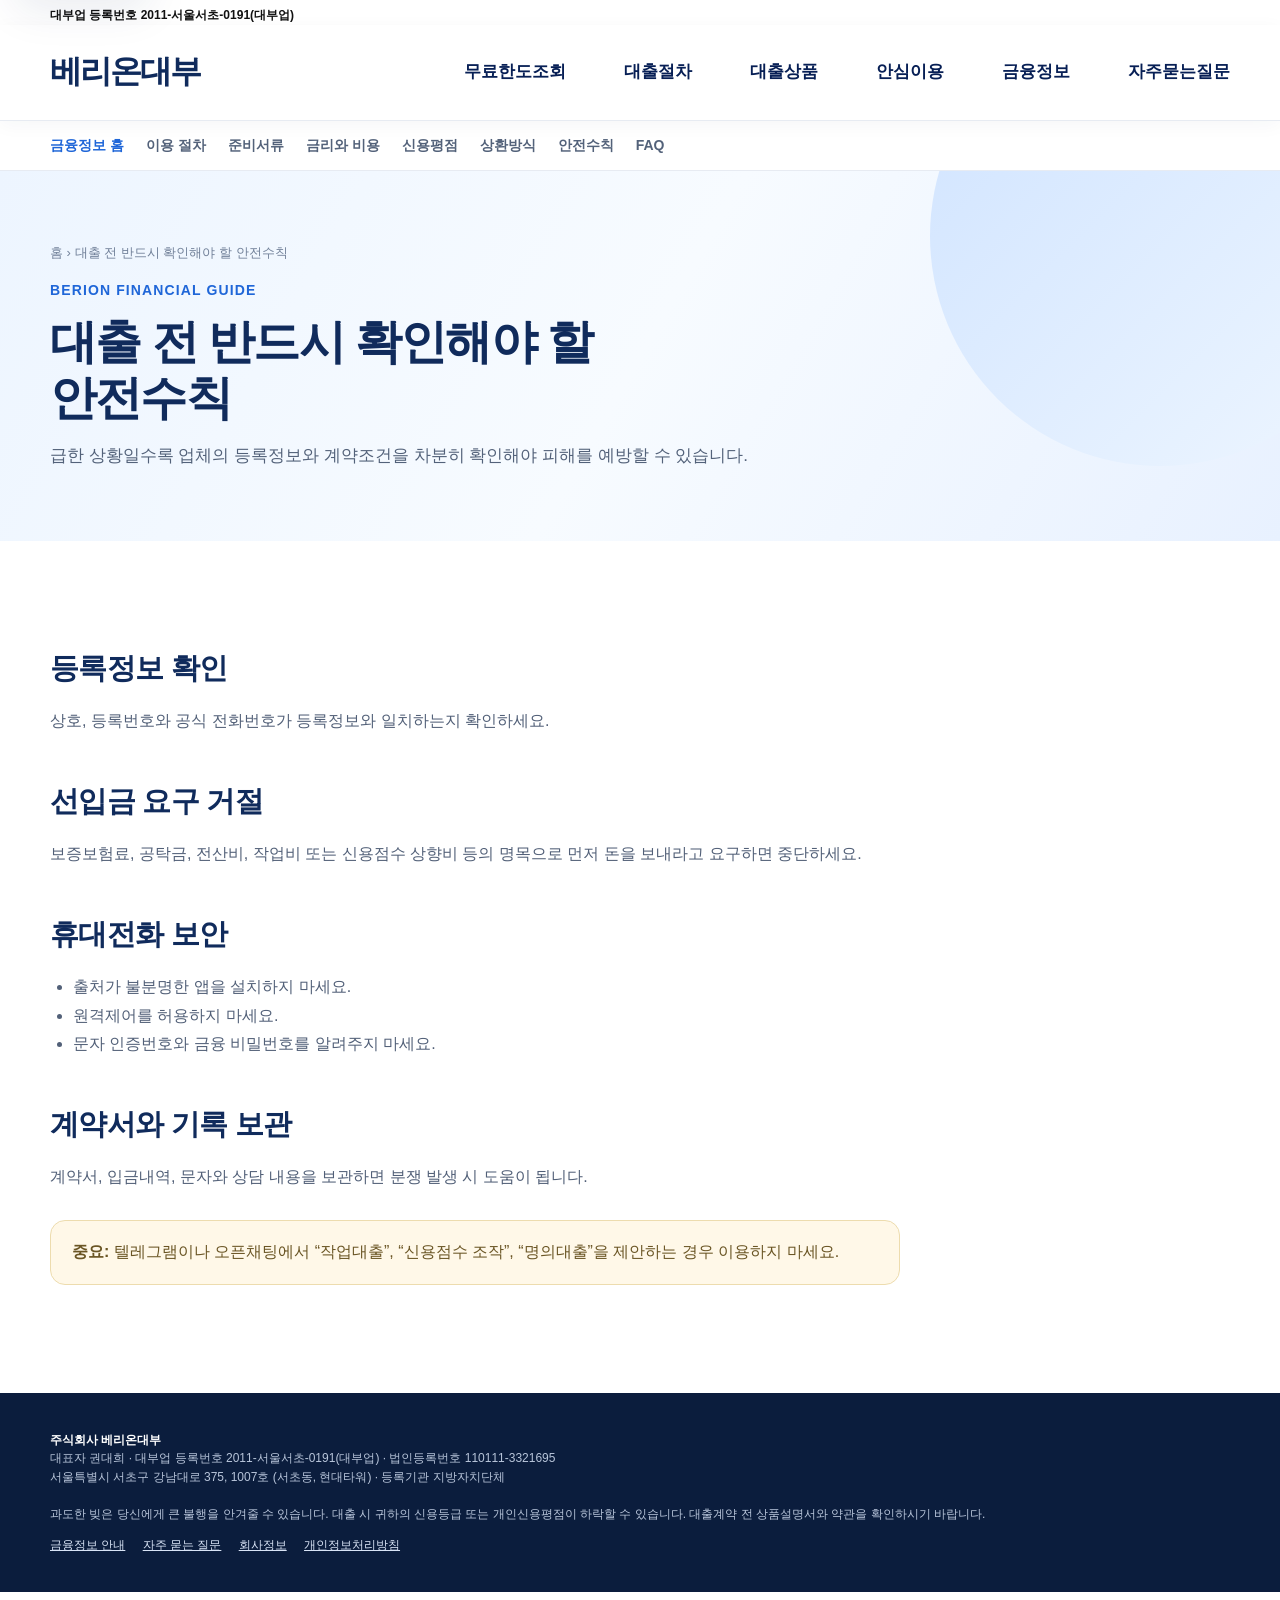
<file: guide/safe-loan-guide.html>
<!doctype html>
<html lang="ko"><head>
<meta charset="utf-8"><meta name="viewport" content="width=device-width,initial-scale=1">
<title>안전한 대출 이용과 불법사금융 예방 | 베리온대부</title>
<meta name="description" content="등록업체 확인, 선입금 요구, 원격제어 앱, 개인정보 탈취 등 대출사기 예방을 위한 기본 확인사항을 안내합니다.">
<meta name="robots" content="index,follow,max-image-preview:large,max-snippet:-1">
<link rel="canonical" href="https://www.xn--ez-2j9i.kr/guide/safe-loan-guide.html">
<meta property="og:type" content="article"><meta property="og:locale" content="ko_KR">
<meta property="og:site_name" content="베리온대부"><meta property="og:title" content="안전한 대출 이용과 불법사금융 예방 | 베리온대부">
<meta property="og:description" content="등록업체 확인, 선입금 요구, 원격제어 앱, 개인정보 탈취 등 대출사기 예방을 위한 기본 확인사항을 안내합니다."><meta property="og:url" content="https://www.xn--ez-2j9i.kr/guide/safe-loan-guide.html">
<meta property="og:image" content="https://www.xn--ez-2j9i.kr/og-image.png">
<link rel="icon" href="../favicon.ico" sizes="any">
<link rel="icon" type="image/png" sizes="32x32" href="../favicon-32x32.png">
<link rel="apple-touch-icon" href="../apple-touch-icon.png">
<meta name="theme-color" content="#102b5c">

<style>
*{box-sizing:border-box}html{scroll-behavior:smooth}body{margin:0;font-family:Pretendard,"Noto Sans KR",Arial,sans-serif;color:#17233a;background:#fff;line-height:1.55}a{text-decoration:none;color:inherit}button,input,select{font:inherit}.wrap{width:min(1180px,calc(100% - 40px));margin:auto}.topbar{background:#0b1d3d;color:#d8e3f6;font-size:12px;padding:8px 0}.topbar .wrap{display:flex;justify-content:space-between;gap:18px;flex-wrap:wrap}.header{height:78px;border-bottom:1px solid #e7ebf2;background:rgba(255,255,255,.96);position:sticky;top:0;z-index:20}.header .wrap{height:100%;display:flex;align-items:center;justify-content:space-between}.brand{display:flex;align-items:center;gap:11px;font-size:24px;font-weight:900;color:#102b5c}.brand-mark{width:40px;height:40px;border-radius:13px;background:linear-gradient(135deg,#1f66d8,#0c2f6c);color:#fff;display:grid;place-items:center;font-size:22px}.nav{display:flex;gap:34px;font-weight:700;font-size:15px}.header-call{background:#102b5c;color:#fff;border-radius:999px;padding:11px 18px;font-weight:800}.hero{background:linear-gradient(120deg,#edf5ff 0%,#f7fbff 50%,#e8f1ff 100%);padding:74px 0;overflow:hidden;position:relative}.hero:after{content:"";position:absolute;width:520px;height:520px;border-radius:50%;background:linear-gradient(135deg,#cfe3ff,#eef6ff);right:-130px;top:-150px}.hero-grid{position:relative;z-index:1;display:grid;grid-template-columns:1.05fr .95fr;gap:48px;align-items:center}.eyebrow{color:#1f66d8;font-weight:900;letter-spacing:.08em;font-size:14px}.hero h1{font-size:53px;line-height:1.14;margin:14px 0 20px;letter-spacing:-2px;color:#102b5c}.hero h1 b{color:#1f66d8}.hero-copy{font-size:18px;color:#53627a;max-width:650px}.hero-points{display:flex;gap:12px;flex-wrap:wrap;margin:28px 0}.hero-points span{background:#fff;border:1px solid #dce7f7;border-radius:999px;padding:10px 14px;font-weight:800;color:#29436e}.hero-actions{display:flex;gap:12px}.btn{border:0;border-radius:12px;padding:15px 22px;font-weight:900;cursor:pointer}.btn-primary{background:#1f66d8;color:white}.btn-dark{background:#102b5c;color:#fff}.btn-light{background:#fff;color:#102b5c;border:1px solid #d7dfeb}.consult-card{background:#fff;border-radius:24px;padding:28px;box-shadow:0 22px 60px rgba(25,57,107,.15);border:1px solid #e5edf8}.consult-card h2{margin:0 0 5px;color:#102b5c}.consult-card p{margin:0 0 22px;color:#65758d;font-size:14px}.field{margin-bottom:12px}.field label{display:block;font-size:13px;font-weight:800;margin-bottom:6px}.field input,.field select{width:100%;height:48px;border:1px solid #d8e0ec;border-radius:10px;padding:0 13px;background:#fff}.agree{display:flex;align-items:flex-start;gap:8px;font-size:12px;color:#65758d;margin:13px 0}.submit{width:100%;height:52px;border:0;border-radius:11px;background:#1f66d8;color:#fff;font-weight:900;font-size:17px;cursor:pointer}.micro{font-size:11px;color:#8793a6;text-align:center;margin-top:10px}.status{background:#102b5c;color:white;padding:21px 0}.status-grid{display:grid;grid-template-columns:210px 1fr;gap:30px;align-items:center}.status-title{font-size:23px;font-weight:900}.status-title small{display:block;color:#a9bad6;font-size:11px;font-weight:500;margin-top:4px}.status-list{display:grid;grid-template-columns:repeat(3,1fr);gap:12px}.status-row{background:rgba(255,255,255,.08);border:1px solid rgba(255,255,255,.13);border-radius:12px;padding:12px 14px;display:grid;grid-template-columns:1fr auto;gap:2px 10px;animation:fadeIn .4s}.status-row .date{font-size:12px;color:#b8c8df}.status-row .amount{font-weight:900}.pill{grid-column:2;grid-row:1/3;align-self:center;background:#dce8ff;color:#123464;border-radius:999px;padding:4px 9px;font-size:11px;font-weight:900}@keyframes fadeIn{from{opacity:0;transform:translateY(5px)}}.section{padding:82px 0}.section-head{text-align:center;margin-bottom:38px}.section-head span{color:#1f66d8;font-weight:900;font-size:13px;letter-spacing:.08em}.section-head h2{font-size:37px;color:#102b5c;margin:9px 0}.section-head p{color:#6a778d;margin:0}.products{display:grid;grid-template-columns:repeat(3,1fr);gap:20px}.product{border:1px solid #e1e8f2;border-radius:20px;padding:28px;background:#fff;box-shadow:0 8px 24px rgba(20,50,90,.06)}.product-icon{width:48px;height:48px;border-radius:14px;background:#eaf2ff;color:#1f66d8;display:grid;place-items:center;font-weight:900;font-size:20px}.product h3{color:#102b5c;font-size:22px;margin:18px 0 8px}.product p{color:#67758a;font-size:14px}.product ul{padding-left:18px;color:#53627a;line-height:1.9;font-size:14px}.gray{background:#f6f9fd}.steps{display:grid;grid-template-columns:repeat(4,1fr);gap:18px}.step{background:white;border-radius:18px;padding:26px;border:1px solid #e4eaf2}.step .num{font-weight:900;color:#1f66d8;font-size:13px}.step h3{color:#102b5c;margin:12px 0 7px}.step p{color:#69768a;font-size:14px;margin:0}.trust{display:grid;grid-template-columns:1fr 1fr;gap:22px}.trust-card{border-radius:20px;padding:28px;background:#102b5c;color:white}.trust-card.light{background:#edf4ff;color:#102b5c}.trust-card h3{font-size:23px;margin-top:0}.trust-card p{color:#c3d0e4}.trust-card.light p{color:#5e6e85}.notice{background:#fff8e8;border:1px solid #f0dfb1;border-radius:18px;padding:25px;color:#6d5721;font-size:14px}.company{display:grid;grid-template-columns:1fr 1.4fr;gap:30px;align-items:start}.company-box{border:1px solid #e0e7f0;border-radius:18px;padding:25px}.company-box dl{display:grid;grid-template-columns:140px 1fr;margin:0}.company-box dt,.company-box dd{padding:9px 0;border-bottom:1px solid #edf0f5}.company-box dt{font-weight:800;color:#44546b}.company-box dd{margin:0;color:#657389}.footer{background:#0b1d3d;color:#b8c5da;padding:38px 0;font-size:12px}.footer strong{color:#fff}.floating{position:fixed;right:20px;bottom:20px;display:flex;flex-direction:column;gap:10px;z-index:30}.float-btn{border:0;border-radius:999px;padding:14px 18px;font-weight:900;box-shadow:0 10px 28px rgba(0,0,0,.2);cursor:pointer}.float-chat{background:#1f66d8;color:#fff}.float-call{background:#fff;color:#102b5c}.chat-panel{position:fixed;right:20px;bottom:132px;width:360px;max-width:calc(100vw - 40px);height:485px;background:#fff;border-radius:20px;box-shadow:0 20px 60px rgba(0,0,0,.25);z-index:40;display:none;overflow:hidden;border:1px solid #dce4ef}.chat-panel.open{display:flex;flex-direction:column}.chat-head{background:#102b5c;color:white;padding:16px 18px;display:flex;justify-content:space-between;font-weight:900}.chat-close{border:0;background:none;color:white;font-size:22px}.chat-messages{flex:1;background:#f5f7fb;padding:14px;overflow:auto}.msg{max-width:80%;padding:10px 12px;border-radius:14px;margin:7px 0;font-size:14px}.msg.user{margin-left:auto;background:#1f66d8;color:white}.msg.admin{background:white;border:1px solid #dbe3ef}.msg small{display:block;font-size:10px;opacity:.65;margin-top:4px}.system-note{text-align:center;color:#8090a6;font-size:12px;margin:10px}.chat-form{display:flex;gap:8px;padding:10px;border-top:1px solid #e4e9f0}.chat-form input{flex:1;height:42px;border:1px solid #d5deea;border-radius:10px;padding:0 12px}.chat-form button{border:0;border-radius:10px;background:#1f66d8;color:#fff;font-weight:900;padding:0 16px}.modal{position:fixed;inset:0;background:rgba(9,20,42,.55);display:none;place-items:center;z-index:50;padding:20px}.modal.open{display:grid}.modal-box{max-width:720px;max-height:80vh;overflow:auto;background:#fff;border-radius:20px;padding:28px}.modal-box h2{color:#102b5c}.modal-box pre{white-space:pre-wrap;font-family:inherit;color:#53627a;font-size:13px}.modal-close{float:right;border:0;background:#eef3fa;border-radius:9px;padding:8px 12px;font-weight:800}
@media(max-width:900px){.nav{display:none}.header-call{font-size:13px}.hero{padding:48px 0}.hero-grid{grid-template-columns:1fr}.hero h1{font-size:38px}.status-grid{grid-template-columns:1fr}.status-list{grid-template-columns:1fr}.products,.steps,.trust,.company{grid-template-columns:1fr}.company-box dl{grid-template-columns:110px 1fr}.topbar .wrap{font-size:10px}.section{padding:60px 0}}

.fixed-inquiry{position:fixed;left:0;right:0;bottom:0;z-index:45;background:linear-gradient(90deg,#e73308,#df4a08);color:#fff;box-shadow:0 -8px 28px rgba(10,25,55,.22);border-top:1px solid rgba(255,255,255,.35)}
.fixed-inquiry .wrap{display:grid;grid-template-columns:1.25fr 3.25fr;gap:22px;align-items:center;min-height:112px;padding:14px 0}
.fixed-copy strong{display:block;font-size:23px;line-height:1.25;letter-spacing:-.8px}.fixed-copy strong b{color:#ffe527}.fixed-copy span{font-size:12px;color:#ffe8de}
.fixed-form{display:grid;grid-template-columns:.8fr .95fr 1.55fr auto 1.15fr;gap:10px;align-items:center}.fixed-form input,.fixed-form select{height:45px;border:0;border-radius:10px;padding:0 12px;min-width:0}.fixed-agree{display:flex;gap:6px;align-items:center;font-size:11px;white-space:nowrap}.fixed-agree button{border:0;background:none;color:#fff;text-decoration:underline;padding:0;cursor:pointer}.fixed-submit{display:none}.fixed-badge{height:72px;border:0;border-radius:12px;background:#082c75;color:#fff;display:grid;place-items:center;text-align:center;font-weight:900;line-height:1.18;font-size:16px;padding:0 24px;cursor:pointer;white-space:nowrap;box-shadow:0 5px 14px rgba(4,28,79,.22)}.fixed-badge:hover{filter:brightness(1.08);transform:translateY(-1px)}.fixed-badge b{display:block;color:#ffec28;font-size:22px}.fixed-close{position:absolute;right:8px;top:6px;border:0;background:rgba(255,255,255,.18);color:#fff;width:27px;height:27px;border-radius:50%;cursor:pointer;font-weight:900}.fixed-open{display:none;position:fixed;left:50%;bottom:12px;transform:translateX(-50%);z-index:45;border:0;border-radius:999px;background:#e43d0a;color:#fff;padding:14px 22px;font-weight:900;box-shadow:0 8px 24px rgba(0,0,0,.25);cursor:pointer}body{padding-bottom:112px}
@media(max-width:980px){.fixed-inquiry .wrap{grid-template-columns:1fr;min-height:auto;padding:12px 0}.fixed-copy{grid-column:1}.fixed-form{grid-column:1;grid-template-columns:.85fr 1fr 1.5fr auto 1.1fr}.fixed-agree{white-space:normal}.fixed-badge{height:54px;min-width:165px;padding:0 18px}.fixed-badge b{font-size:20px}}
@media(max-width:680px){body{padding-bottom:230px}.fixed-inquiry .wrap{display:block;padding:11px 16px}.fixed-copy strong{font-size:18px}.fixed-copy span{display:none}.fixed-form{display:grid;grid-template-columns:1fr 1fr;gap:7px;margin-top:8px}.fixed-form select{grid-column:1/3}.fixed-agree{grid-column:1/3;white-space:normal}.fixed-badge{grid-column:1/3;height:50px;width:100%;padding:0 12px}.fixed-badge b{display:inline;font-size:19px;margin-left:5px}.fixed-form input,.fixed-form select{height:42px}.floating{bottom:245px}.chat-panel{bottom:295px}}

/* 참고 이미지형 메인 화면 */
.header{position:relative;top:auto;height:96px}.topbar{background:#fff;color:#111;padding:6px 0 0}.topbar .wrap{justify-content:flex-start;font-weight:700}.topbar .wrap span:last-child{display:none}.brand{font-size:32px;letter-spacing:-2px}.brand-mark{display:none}.nav{gap:58px;color:#071f55;font-size:17px}.header-call{display:none}
.reason-section{background:#fff7f1;padding:28px 0 48px}.reason-head{text-align:center;margin-bottom:30px}.reason-head p{font-size:18px;color:#695f59;margin:0 0 4px}.reason-head h1{margin:0;color:#2f2f2f;font-size:37px;letter-spacing:-2px}.reason-head h1 b{color:#e6400b}.reason-grid{display:grid;grid-template-columns:repeat(5,1fr);gap:20px}.reason-card{min-width:0}.reason-title{height:84px;border-radius:38px;background:linear-gradient(180deg,#ed430b,#d93608);color:#fff;display:flex;align-items:center;justify-content:center;text-align:center;font-size:19px;font-weight:900;line-height:1.45;padding:10px}.reason-body{height:210px;background:#fff;border-radius:25px 25px 0 0;margin-top:22px;display:flex;flex-direction:column;align-items:center;justify-content:center;text-align:center;padding:18px;box-shadow:0 5px 18px rgba(50,30,20,.06)}.reason-icon{font-size:50px;line-height:1;margin-bottom:15px;filter:grayscale(1)}.reason-body p{font-size:16px;margin:0;color:#333;line-height:1.65}.reason-body em{color:#ed3e0b;font-style:normal}.reason-bottom{height:82px;background:#655d59;color:#fff;border-radius:0 0 25px 25px;display:flex;align-items:center;justify-content:center;text-align:center;font-weight:900;font-size:16px;padding:10px}
.company-showcase{background:linear-gradient(90deg,#edf5ff,#f8fbff);padding:24px 0 38px}.company-showcase .company{align-items:center}.company-icons{display:flex;gap:22px;flex-wrap:wrap;margin-top:26px;color:#17478f;font-size:13px}.company-icons span{font-weight:700}.company-showcase .company-box{background:rgba(255,255,255,.75)}
body{padding-bottom:112px}.fixed-inquiry .wrap{grid-template-columns:1.45fr 3.55fr;min-height:118px}.fixed-form{grid-template-columns:.75fr 1fr 1.45fr 1.05fr 1.05fr}.fixed-form input,.fixed-form select{height:64px;font-size:17px}.fixed-badge{height:72px}.fixed-copy strong{font-size:22px}.floating{bottom:135px}
@media(max-width:1000px){.reason-grid{grid-template-columns:repeat(2,1fr)}.reason-card:last-child{grid-column:1/-1;max-width:420px;width:100%;margin:auto}.nav{gap:24px}.fixed-inquiry .wrap{grid-template-columns:1fr}.fixed-form{grid-template-columns:1fr 1fr 1.4fr}.fixed-agree{grid-column:1/3}.fixed-badge{grid-column:3}.fixed-inquiry .wrap{padding:10px 0;gap:8px}body{padding-bottom:205px}.floating{bottom:215px}}
@media(max-width:680px){.header{height:70px}.brand{font-size:24px}.reason-head h1{font-size:28px}.reason-head p{font-size:15px}.reason-grid{grid-template-columns:1fr}.reason-card:last-child{grid-column:auto}.reason-title{height:70px}.reason-body{height:180px}.fixed-form{grid-template-columns:1fr 1fr}.fixed-form select{grid-column:1/-1}.fixed-agree{grid-column:1/-1}.fixed-badge{grid-column:1/-1}.fixed-copy{display:none}body{padding-bottom:260px}.floating{bottom:270px}}


/* 완성도 개선 */
:root{--navy:#102b5c;--blue:#1f66d8;--orange:#ef3d00;--line:#e5eaf2;--shadow:0 18px 45px rgba(18,44,87,.10)}
.skip-link{position:fixed;left:16px;top:-60px;z-index:9999;background:#fff;color:var(--navy);padding:12px 16px;border-radius:10px;box-shadow:var(--shadow);font-weight:900}.skip-link:focus{top:16px}
.header{box-shadow:0 4px 18px rgba(12,39,82,.04);backdrop-filter:blur(12px)}
.brand-mark,.btn,.product,.step,.trust-card,.company-box,.benefit-card,.float-btn,.fixed-badge{transition:transform .25s ease,box-shadow .25s ease,border-color .25s ease,filter .25s ease}
.brand:hover .brand-mark{transform:rotate(-5deg) scale(1.05)}
.nav a{position:relative}.nav a:after{content:"";position:absolute;left:0;right:100%;bottom:-7px;height:2px;background:var(--blue);transition:right .25s}.nav a:hover:after{right:0}
.product:hover,.step:hover,.trust-card:hover,.company-box:hover,.benefit-card:hover{transform:translateY(-6px);box-shadow:var(--shadow);border-color:#cddbf0}
.btn:hover,.fixed-badge:hover,.float-btn:hover{transform:translateY(-2px);filter:brightness(1.04)}
.fixed-badge:disabled{opacity:.65;cursor:not-allowed;transform:none}.fixed-badge.loading b{font-size:0}.fixed-badge.loading b:after{content:"접수 중...";font-size:20px}
.reveal{opacity:0;transform:translateY(28px);transition:opacity .75s ease,transform .75s ease}.reveal.visible{opacity:1;transform:none}
.company-icons span{display:inline-flex;align-items:center;gap:6px;padding:8px 11px;border-radius:999px;background:#edf4ff}
.fixed-inquiry{box-shadow:0 -12px 35px rgba(34,45,70,.20)}
.fixed-form input,.fixed-form select{transition:border-color .2s,box-shadow .2s}.fixed-form input:focus,.fixed-form select:focus{outline:none;border-color:#fff;box-shadow:0 0 0 4px rgba(255,255,255,.22)}
.chat-panel{box-shadow:0 24px 70px rgba(10,32,68,.25)}
.float-chat{min-width:132px}
@media(max-width:900px){.nav{gap:18px}.topbar .wrap{justify-content:center;text-align:center}.company-icons{gap:7px}.company-icons span{font-size:12px}}
@media(max-width:680px){.header{height:66px}.brand{font-size:20px}.brand-mark{width:36px;height:36px}.nav{display:none}.section{padding:58px 0}.section-head h2{font-size:30px}.fixed-copy strong{font-size:18px}.floating{right:14px;bottom:205px}.float-chat{min-width:116px}.company-icons span{width:calc(50% - 4px);justify-content:center}.fixed-form input,.fixed-form select{min-width:0}}
@media(prefers-reduced-motion:reduce){*{scroll-behavior:auto!important;animation:none!important;transition:none!important}.reveal{opacity:1;transform:none}}

/* 맞춤상품 카드 */
.product-zone{background:#fff}.custom-products{display:grid;grid-template-columns:repeat(3,1fr);gap:20px}.custom-product{min-height:270px;background:#f3f5f8;border:1px solid #edf0f4;border-radius:18px;padding:28px;display:grid;grid-template-columns:1fr 120px;gap:14px;align-items:center;overflow:hidden;transition:transform .25s ease,box-shadow .25s ease,border-color .25s ease}.custom-product:hover{transform:translateY(-6px);box-shadow:var(--shadow);border-color:#d7e0ed}.cp-copy h3{margin:0 0 16px;color:#2854c5;font-size:23px;letter-spacing:-.7px}.cp-copy dl{margin:0}.cp-copy dl>div{display:grid;grid-template-columns:52px 1fr;gap:6px;margin:10px 0;font-size:15px}.cp-copy dt{color:#2854c5;font-weight:900}.cp-copy dd{margin:0;color:#404958;white-space:nowrap}.cp-btn{margin-top:16px;border:1px solid #9da9ba;background:#fff;color:#667386;border-radius:999px;padding:9px 22px;cursor:pointer;font-weight:800;transition:.2s}.cp-btn:hover{background:#2854c5;color:#fff;border-color:#2854c5}.cp-art{font-size:66px;text-align:center;filter:saturate(.85);transform:translateY(5px)}.product-caution{margin-top:20px;border-radius:13px;background:#f8fafc;border:1px solid #e6ebf2;padding:15px 18px;color:#68768b;font-size:13px;text-align:center}@media(max-width:1000px){.custom-products{grid-template-columns:repeat(2,1fr)}}@media(max-width:680px){.custom-products{grid-template-columns:1fr}.custom-product{grid-template-columns:1fr 95px;padding:22px;min-height:230px}.cp-art{font-size:52px}.cp-copy h3{font-size:21px}}


.info-hero{background:linear-gradient(120deg,#edf5ff 0%,#f7fbff 50%,#e8f1ff 100%);padding:72px 0;position:relative;overflow:hidden}
.info-hero:after{content:"";position:absolute;width:460px;height:460px;border-radius:50%;background:linear-gradient(135deg,#cfe3ff,#eef6ff);right:-110px;top:-165px}
.info-hero .wrap{position:relative;z-index:1}
.info-breadcrumb{font-size:13px;color:#718099;margin-bottom:17px}
.info-hero h1{font-size:47px;line-height:1.18;letter-spacing:-1.8px;color:#102b5c;margin:12px 0 18px}
.info-hero p{font-size:17px;color:#53627a;max-width:760px;margin:0}
.info-main{padding:62px 0 80px}
.info-content{max-width:850px}
.info-content h2{font-size:29px;color:#102b5c;letter-spacing:-.7px;margin:43px 0 13px}
.info-content h3{font-size:21px;color:#17396e;margin:30px 0 10px}
.info-content p,.info-content li{font-size:16px;color:#526078;line-height:1.8}
.info-content ul,.info-content ol{padding-left:23px}
.info-notice{background:#fff8e8;border:1px solid #eddcae;border-radius:15px;padding:19px 21px;color:#6a5524;margin:28px 0}
.info-panel{background:#f3f7fd;border:1px solid #dfe8f5;border-radius:18px;padding:24px;margin:28px 0}
.info-panel dl{display:grid;grid-template-columns:165px 1fr;margin:0}
.info-panel dt,.info-panel dd{padding:10px 0;border-bottom:1px solid #dfe7f1}
.info-panel dt{font-weight:900;color:#102b5c}.info-panel dd{margin:0;color:#56657c}
.guide-grid{display:grid;grid-template-columns:repeat(3,1fr);gap:18px}
.guide-card{background:#fff;border:1px solid #e1e8f2;border-radius:18px;padding:24px;box-shadow:0 10px 30px rgba(26,58,105,.06)}
.guide-card .num{width:42px;height:42px;border-radius:13px;background:#eaf2ff;color:#1f66d8;font-weight:900;display:grid;place-items:center;margin-bottom:18px}
.guide-card h2{font-size:22px;color:#102b5c;margin:0 0 10px}
.guide-card p{font-size:14px;color:#65738a;min-height:68px}
.guide-card a{display:inline-flex;margin-top:8px;color:#1f66d8;font-weight:900}
.faq-list details{background:#fff;border:1px solid #dfe7f1;border-radius:14px;padding:18px 20px;margin-bottom:12px}
.faq-list summary{cursor:pointer;font-weight:900;color:#102b5c;font-size:17px}
.faq-list details p{margin:14px 0 0}
.subnav{background:#fff;border-bottom:1px solid #e7ebf2}
.subnav .wrap{display:flex;gap:22px;overflow:auto;padding:14px 0;font-size:14px;font-weight:800;color:#53627a}
.subnav a.active,.subnav a:hover{color:#1f66d8}
.info-cta{margin-top:38px;background:#102b5c;color:#fff;border-radius:20px;padding:28px;display:flex;justify-content:space-between;align-items:center;gap:20px}
.info-cta h3{color:#fff;margin:0 0 5px}.info-cta p{color:#c8d5e8;margin:0}
.info-cta .btn{white-space:nowrap}
@media(max-width:900px){.guide-grid{grid-template-columns:1fr 1fr}.info-hero h1{font-size:39px}}
@media(max-width:650px){.guide-grid{grid-template-columns:1fr}.info-hero{padding:52px 0}.info-hero h1{font-size:32px}.info-panel dl{grid-template-columns:105px 1fr}.info-cta{display:block}.info-cta .btn{display:inline-flex;margin-top:18px}.header .nav{display:none}}
</style></head>
<body><a class="skip-link" href="#mainContent">본문 바로가기</a>
<div class="topbar"><div class="wrap"><span>대부업 등록번호 2011-서울서초-0191(대부업)</span><span>개인정보 보호 원칙에 따라 안전하게 상담을 접수합니다.</span></div></div>
<header class="header"><div class="wrap">
<a class="brand" href="../index.html">베리온대부</a>
<nav class="nav">
<a href="../index.html#fixedInquiry">무료한도조회</a>
<a href="../index.html#process">대출절차</a>
<a href="../index.html#products">대출상품</a>
<a href="../index.html#safety">안심이용</a>
<a href="../guide/">금융정보</a>
<a href="../faq.html">자주묻는질문</a>
</nav></div></header>
<div class="subnav"><div class="wrap">
<a href="../guide/" class="active">금융정보 홈</a>
<a href="../guide/loan-process.html">이용 절차</a>
<a href="../guide/required-documents.html">준비서류</a>
<a href="../guide/interest-rate.html">금리와 비용</a>
<a href="../guide/credit-score.html">신용평점</a>
<a href="../guide/repayment.html">상환방식</a>
<a href="../guide/safe-loan-guide.html">안전수칙</a>
<a href="../faq.html" class="">FAQ</a>
</div></div>
<section class="info-hero"><div class="wrap">
<div class="info-breadcrumb">홈 › 대출 전 반드시 확인해야 할 안전수칙</div>
<div class="eyebrow">BERION FINANCIAL GUIDE</div>
<h1>대출 전 반드시 확인해야 할<br>안전수칙</h1><p>급한 상황일수록 업체의 등록정보와 계약조건을 차분히 확인해야 피해를 예방할 수 있습니다.</p>
</div></section>
<main class="info-main" id="mainContent"><div class="wrap"><div class="info-content"><h2>등록정보 확인</h2><p>상호, 등록번호와 공식 전화번호가 등록정보와 일치하는지 확인하세요.</p><h2>선입금 요구 거절</h2><p>보증보험료, 공탁금, 전산비, 작업비 또는 신용점수 상향비 등의 명목으로 먼저 돈을 보내라고 요구하면 중단하세요.</p><h2>휴대전화 보안</h2><ul><li>출처가 불분명한 앱을 설치하지 마세요.</li><li>원격제어를 허용하지 마세요.</li><li>문자 인증번호와 금융 비밀번호를 알려주지 마세요.</li></ul><h2>계약서와 기록 보관</h2><p>계약서, 입금내역, 문자와 상담 내용을 보관하면 분쟁 발생 시 도움이 됩니다.</p><div class="info-notice"><b>중요:</b> 텔레그램이나 오픈채팅에서 “작업대출”, “신용점수 조작”, “명의대출”을 제안하는 경우 이용하지 마세요.</div></div></div></main>
<footer class="footer"><div class="wrap"><strong>주식회사 베리온대부</strong><br>
대표자 권대희 · 대부업 등록번호 2011-서울서초-0191(대부업) · 법인등록번호 110111-3321695<br>
서울특별시 서초구 강남대로 375, 1007호 (서초동, 현대타워) · 등록기관 지방자치단체<br><br>
과도한 빚은 당신에게 큰 불행을 안겨줄 수 있습니다. 대출 시 귀하의 신용등급 또는 개인신용평점이 하락할 수 있습니다. 대출계약 전 상품설명서와 약관을 확인하시기 바랍니다.
<div style="margin-top:12px">
<a href="../guide/" style="color:#d9e4f6;text-decoration:underline;margin-right:14px">금융정보 안내</a>
<a href="../faq.html" style="color:#d9e4f6;text-decoration:underline;margin-right:14px">자주 묻는 질문</a>
<a href="../company.html" style="color:#d9e4f6;text-decoration:underline;margin-right:14px">회사정보</a>
<a href="../index.html#privacyModal" style="color:#d9e4f6;text-decoration:underline">개인정보처리방침</a>
</div></div></footer>
</body></html>
</file>
